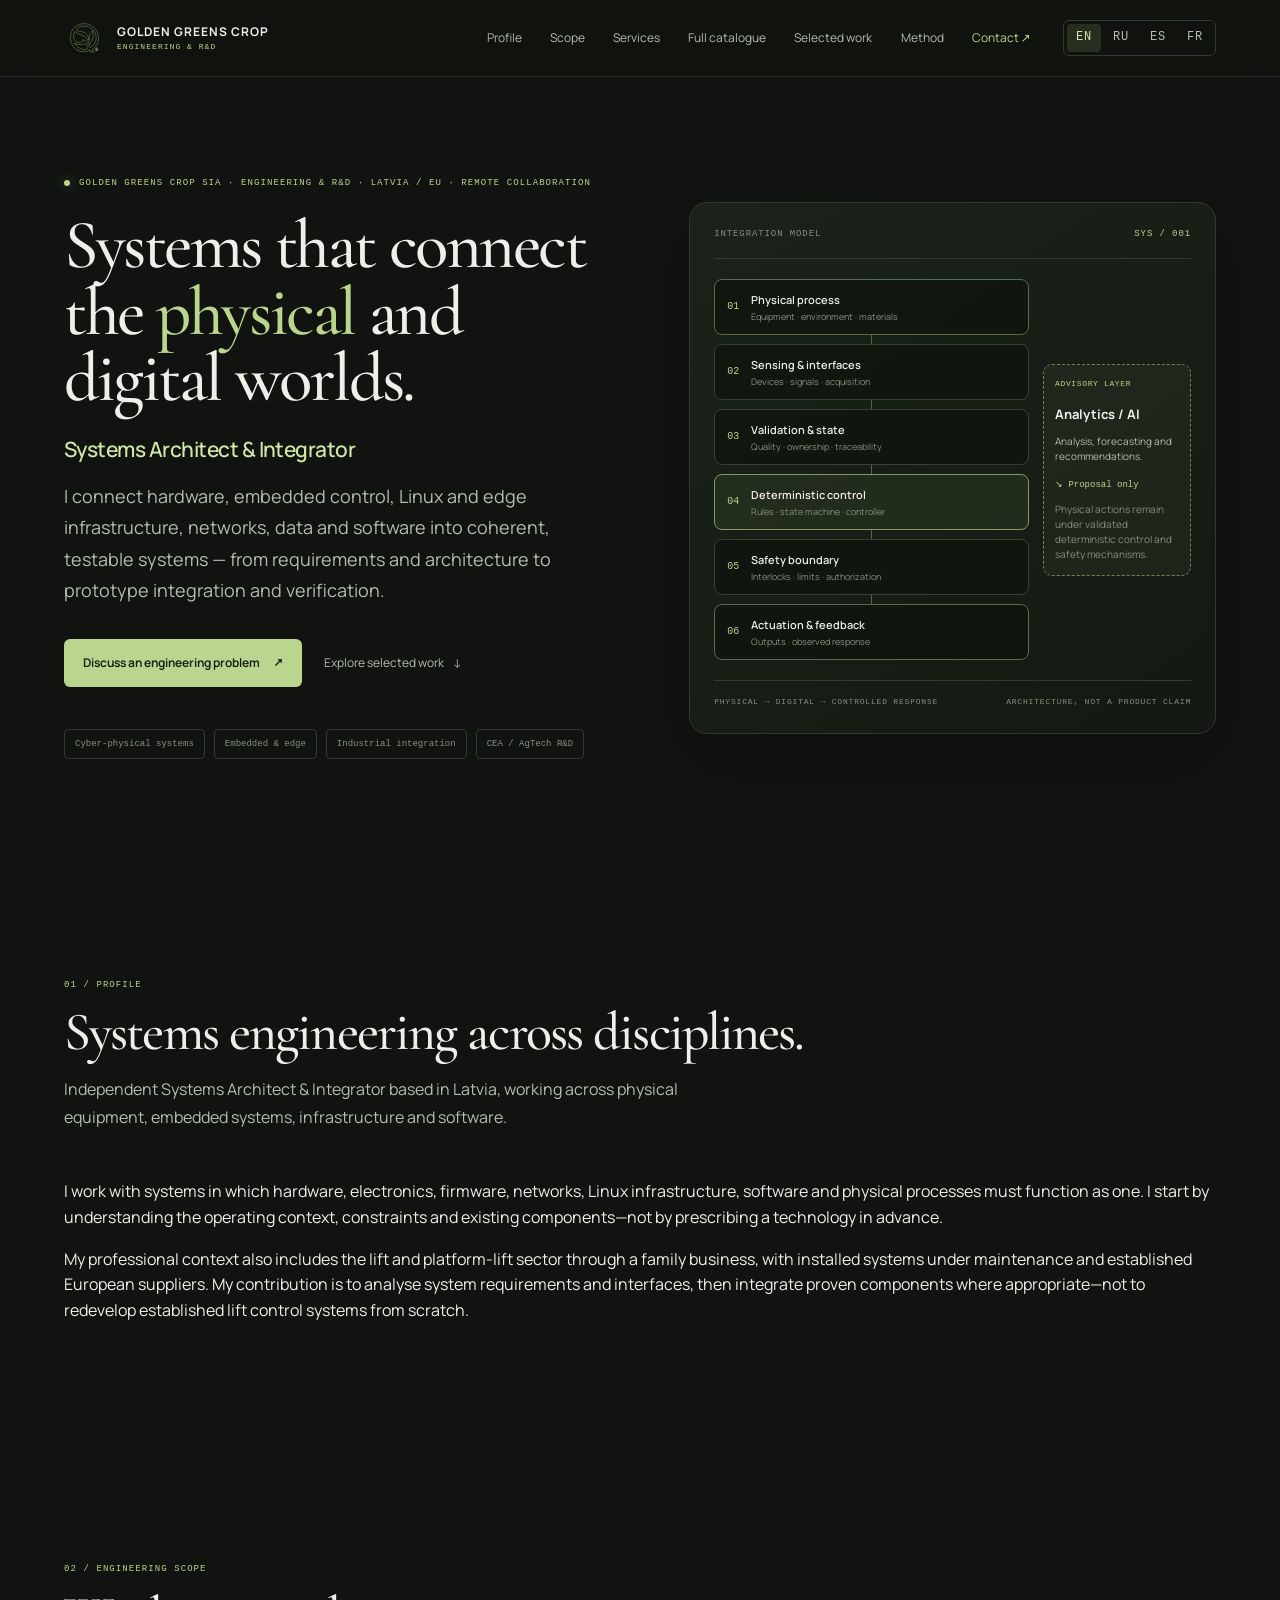
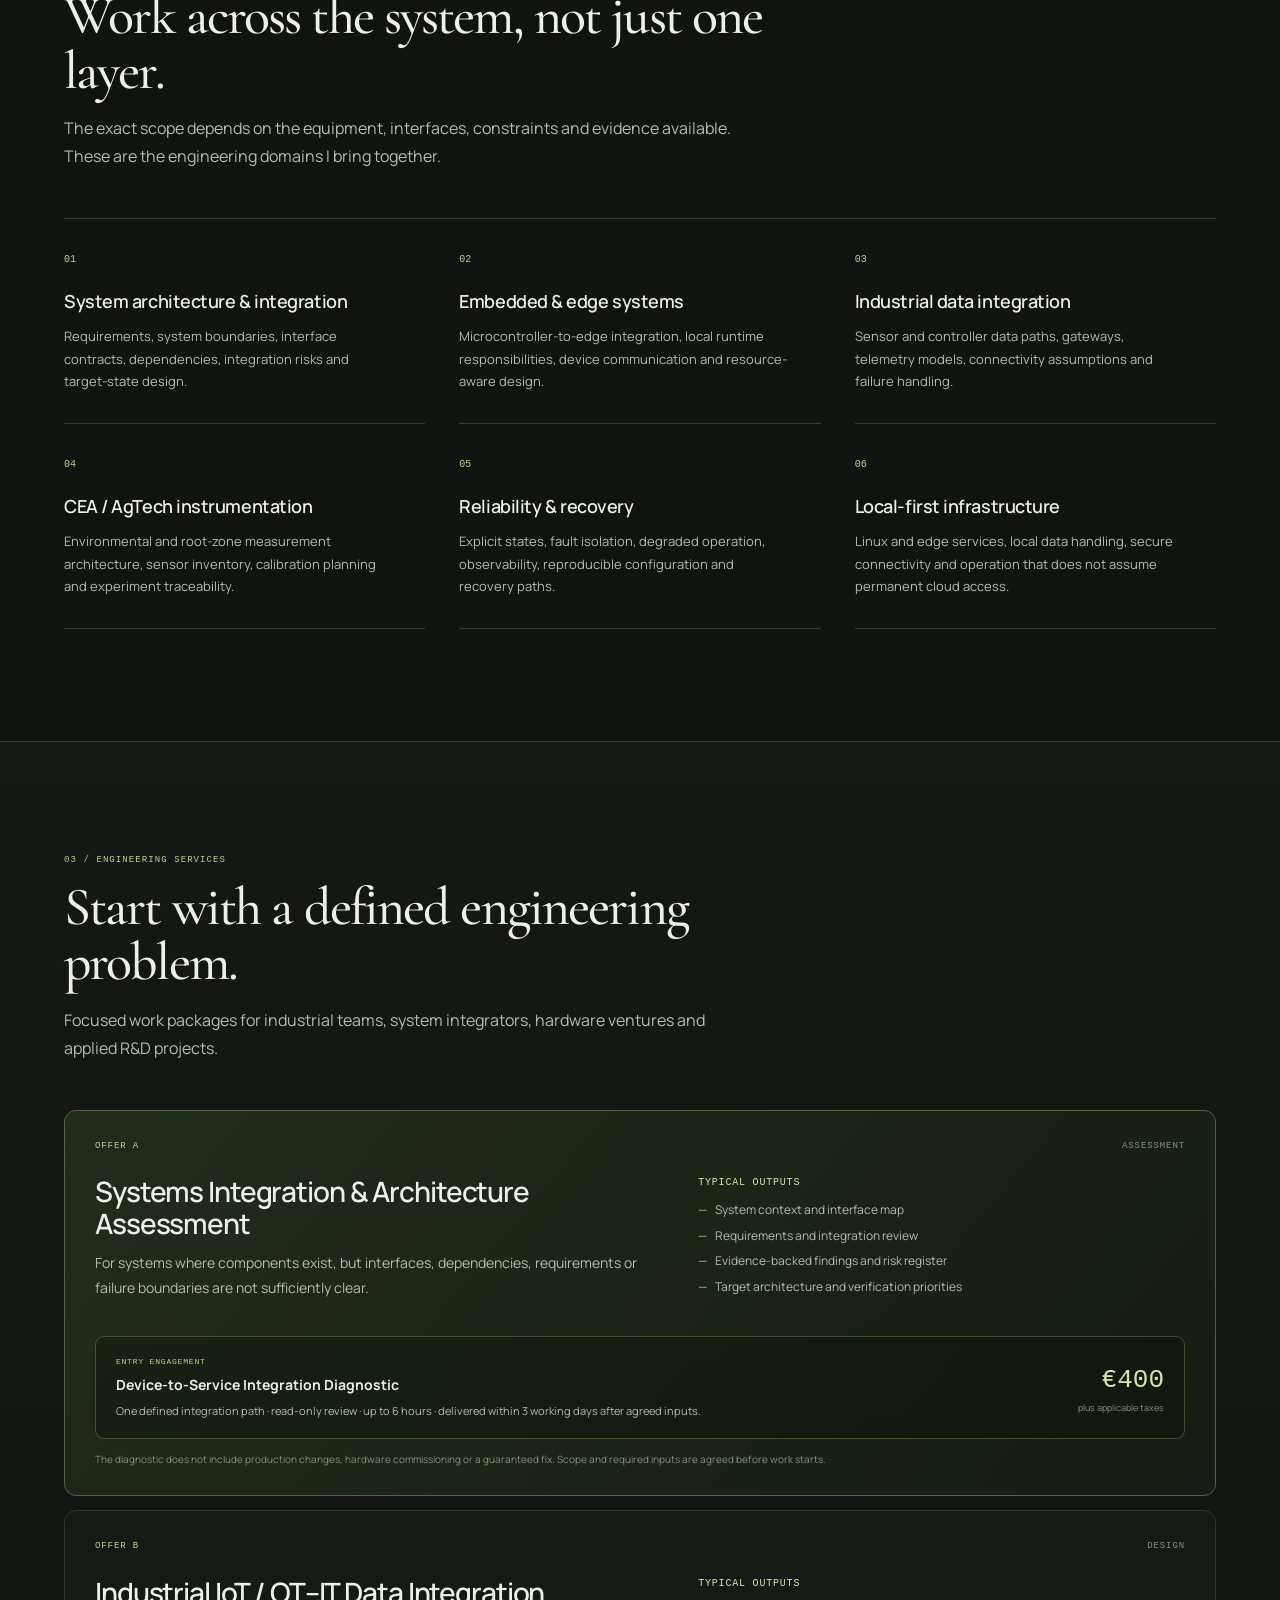
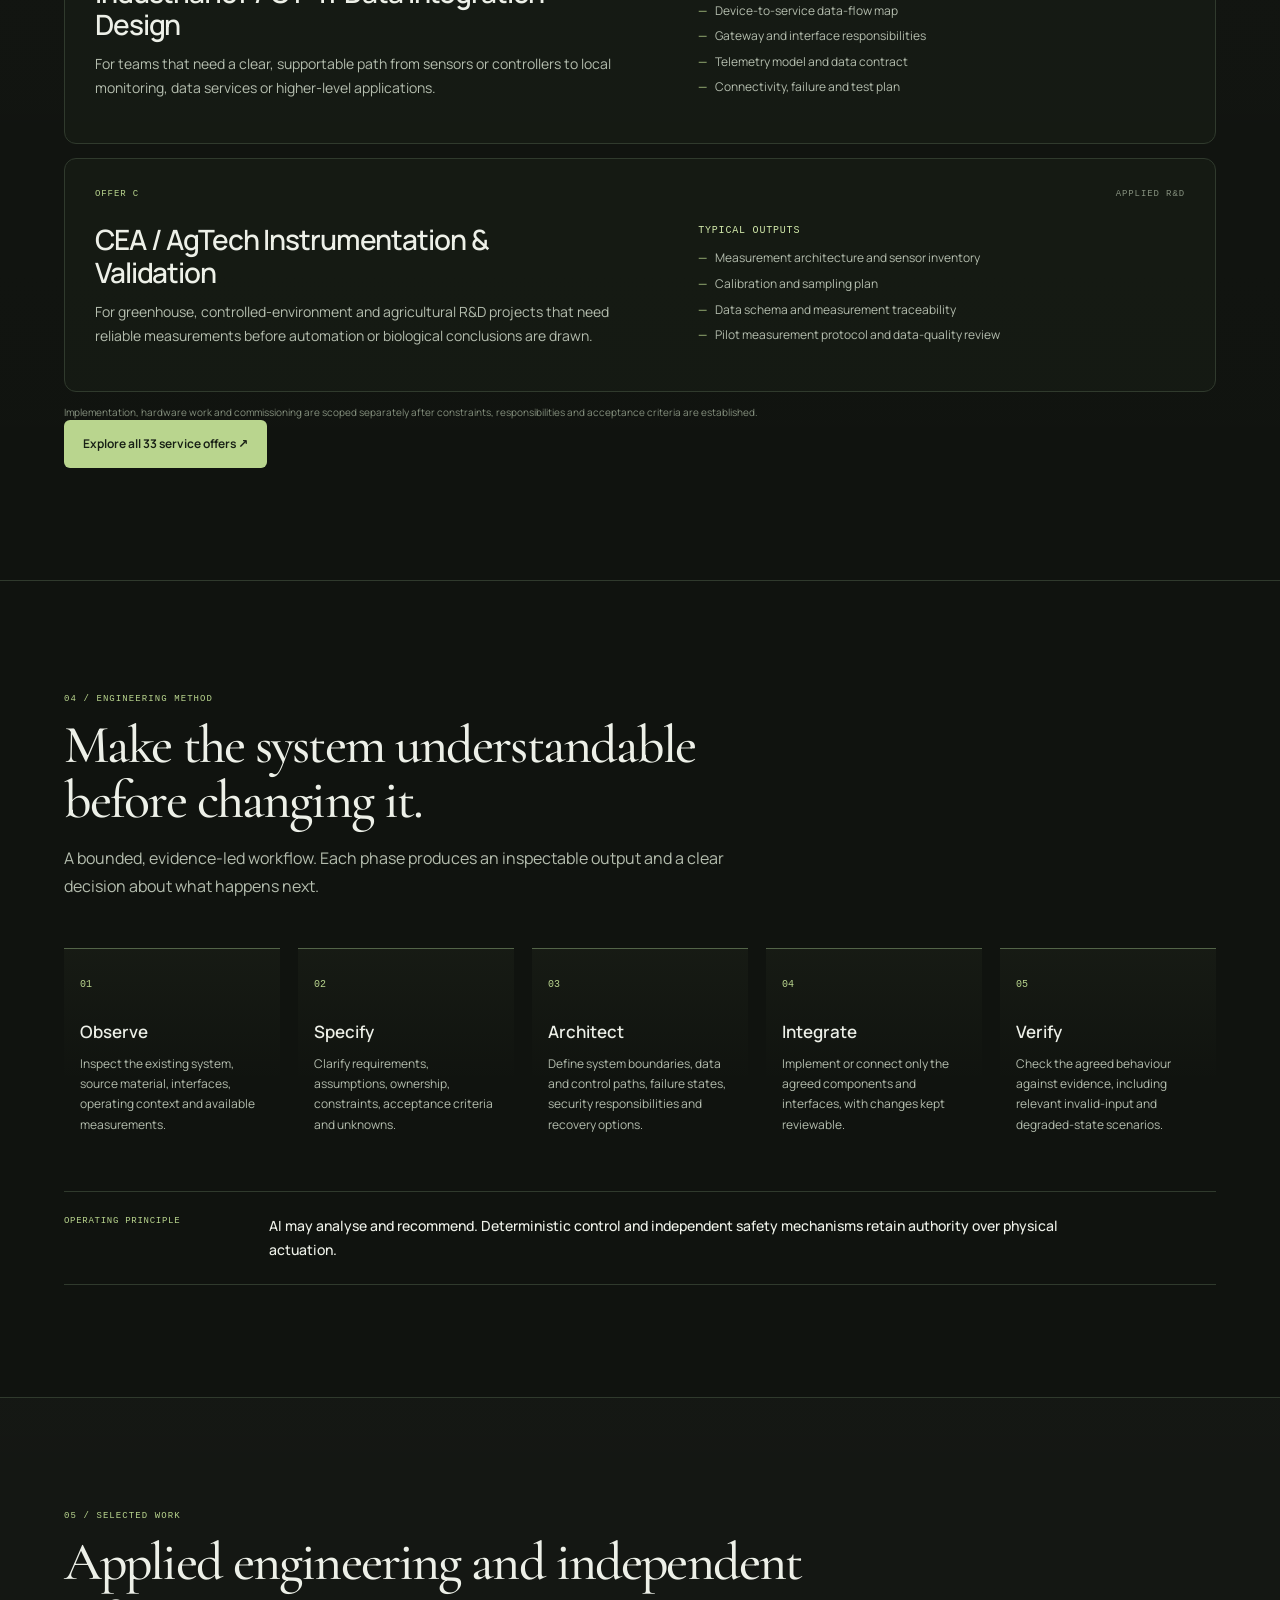
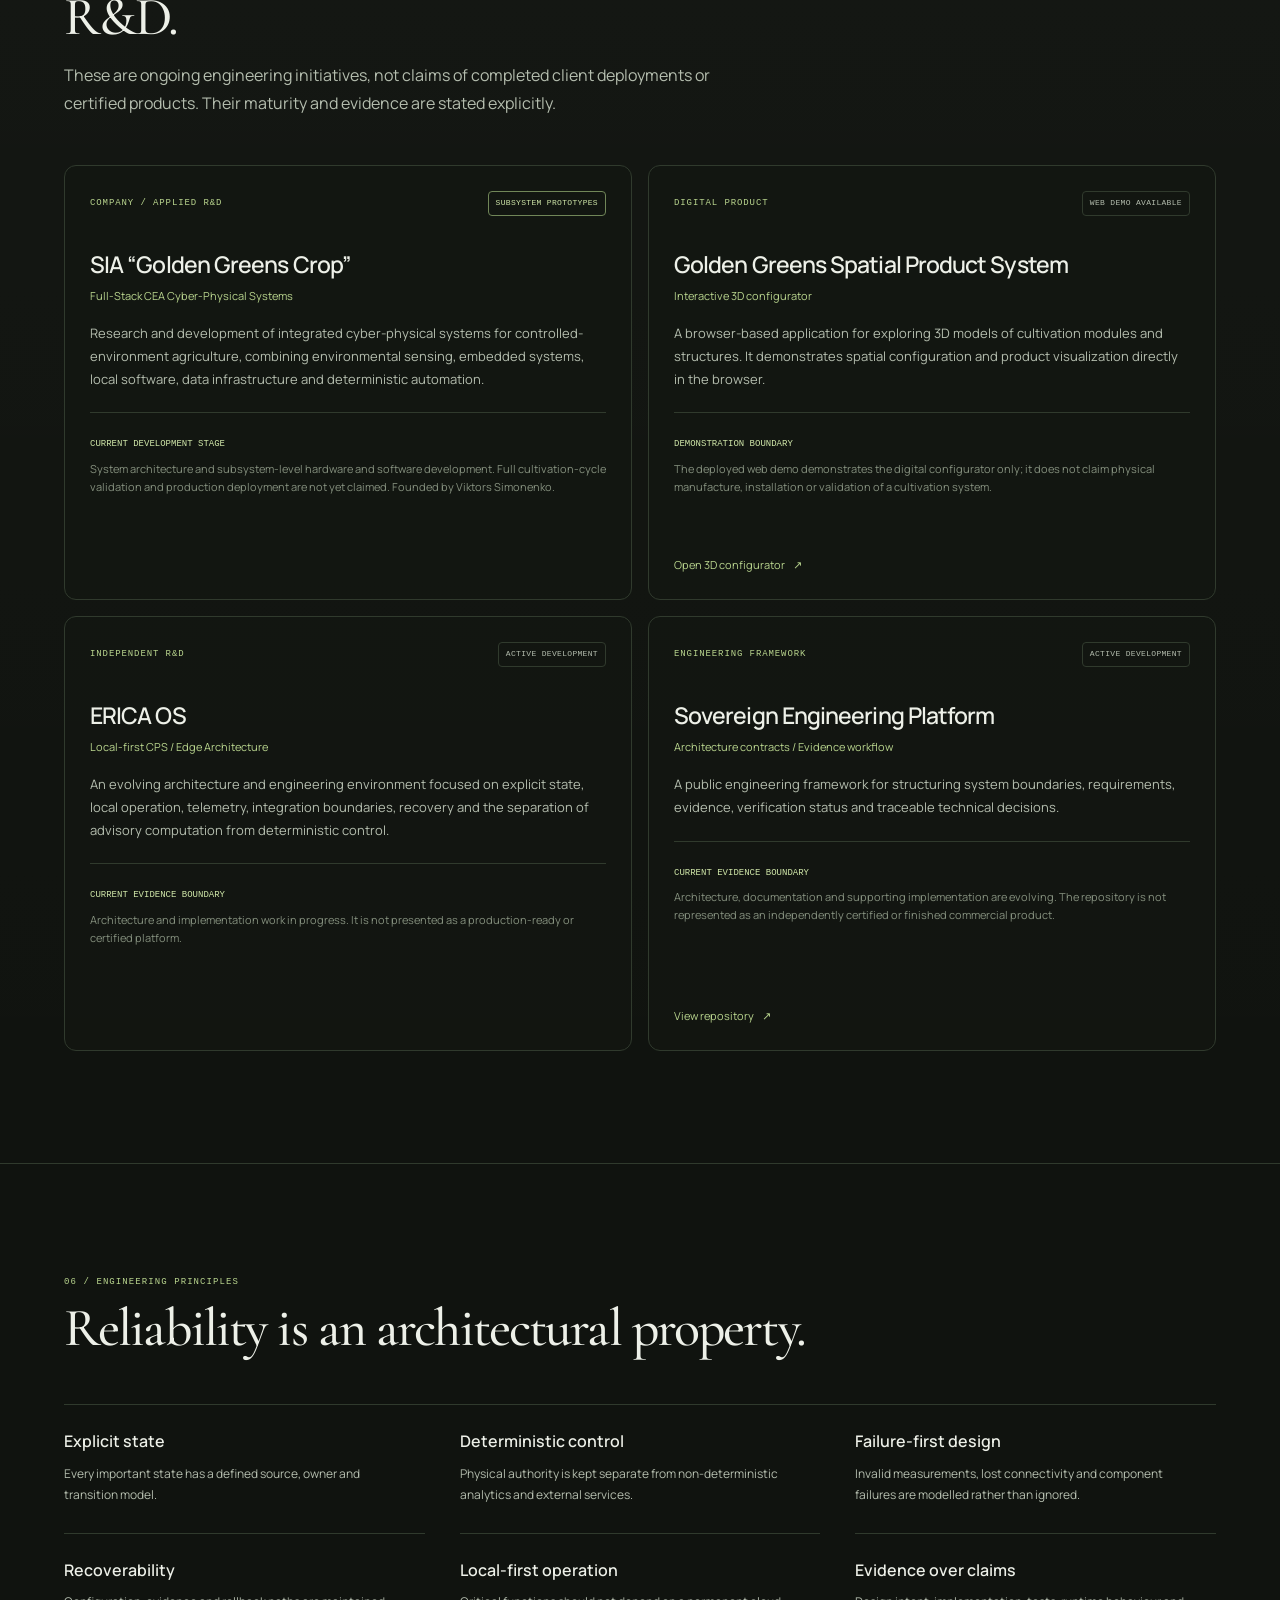
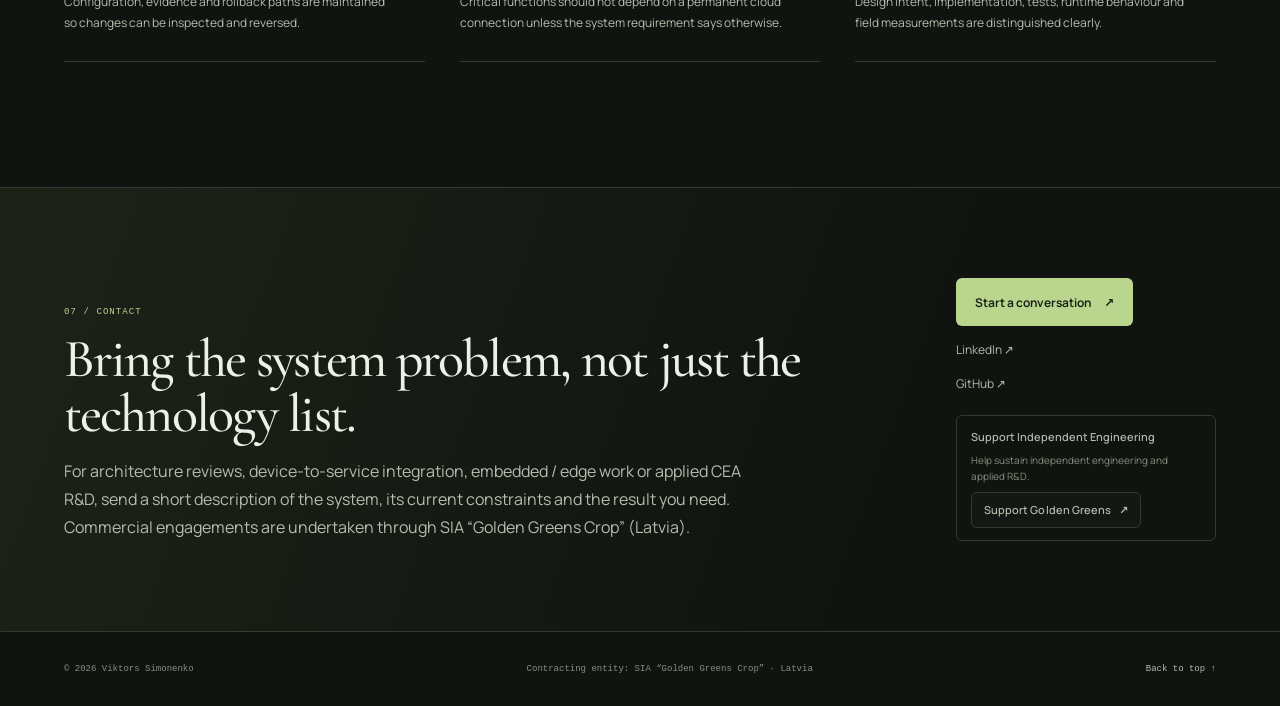
<file: index.html>
<!doctype html>
<html lang="en">
<head>
  <meta charset="utf-8">
  <meta name="viewport" content="width=device-width, initial-scale=1">
  <meta name="theme-color" content="#10130f">
  <link rel="icon" type="image/svg+xml" href="assets/brand/golden-greens-crop-mark.svg" sizes="any">
  <link rel="preconnect" href="https://fonts.googleapis.com">
  <link rel="preconnect" href="https://fonts.gstatic.com" crossorigin>
  <link href="https://fonts.googleapis.com/css2?family=Bad+Script&family=Cormorant+Garamond:ital,wght@0,400;0,500;0,600;1,400;1,500&family=Manrope:wght@400;500;600;700&display=swap" rel="stylesheet">
  <link rel="stylesheet" href="css/tokens.css">
  <link rel="stylesheet" href="css/base.css">
  <link rel="stylesheet" href="css/layout.css">
  <link rel="stylesheet" href="css/components.css">
  <link rel="stylesheet" href="css/responsive.css">
  <script src="js/main.js" defer></script>

<!-- BEGIN MANAGED SEO: generated by landingpage-seo-kit -->
<title>Golden Greens Crop | Systems Architect &amp; Integration Engineer</title>
<meta name="description" content="Independent systems architect and integration engineer in Latvia. Cyber-physical systems, embedded and edge infrastructure, industrial integration, and CEA / AgTech R&amp;D.">
<meta name="robots" content="index,follow,max-image-preview:large">
<link rel="canonical" href="https://vitoog.github.io/Landingpage/">
<meta name="author" content="Viktors Simonenko">
<meta property="og:type" content="website">
<meta property="og:site_name" content="Golden Greens Crop">
<meta property="og:locale" content="en_US">
<meta property="og:title" content="Golden Greens Crop | Systems Architect &amp; Integration Engineer">
<meta property="og:description" content="Independent systems architect and integration engineer in Latvia. Cyber-physical systems, embedded and edge infrastructure, industrial integration, and CEA / AgTech R&amp;D.">
<meta property="og:url" content="https://vitoog.github.io/Landingpage/">
<meta name="twitter:card" content="summary">
<meta property="og:locale:alternate" content="ru_RU">
<meta property="og:locale:alternate" content="es_ES">
<meta property="og:locale:alternate" content="fr_FR">
<link rel="alternate" hreflang="en" href="https://vitoog.github.io/Landingpage/">
<link rel="alternate" hreflang="ru" href="https://vitoog.github.io/Landingpage/ru/">
<link rel="alternate" hreflang="es" href="https://vitoog.github.io/Landingpage/es/">
<link rel="alternate" hreflang="fr" href="https://vitoog.github.io/Landingpage/fr/">
<link rel="alternate" hreflang="x-default" href="https://vitoog.github.io/Landingpage/">
<script type="application/ld+json">
{
  "@context": "https://schema.org",
  "@graph": [
    {
      "@type": "WebSite",
      "@id": "https://vitoog.github.io/Landingpage/#website",
      "url": "https://vitoog.github.io/Landingpage/",
      "name": "Golden Greens Crop",
      "inLanguage": [
        "en",
        "es",
        "fr",
        "ru"
      ],
      "publisher": {
        "@id": "https://vitoog.github.io/Landingpage/#person"
      }
    },
    {
      "@type": "WebPage",
      "@id": "https://vitoog.github.io/Landingpage/#webpage",
      "url": "https://vitoog.github.io/Landingpage/",
      "name": "Golden Greens Crop | Systems Architect & Integration Engineer",
      "description": "Independent systems architect and integration engineer in Latvia. Cyber-physical systems, embedded and edge infrastructure, industrial integration, and CEA / AgTech R&D.",
      "inLanguage": "en",
      "isPartOf": {
        "@id": "https://vitoog.github.io/Landingpage/#website"
      },
      "about": [
        {
          "@id": "https://vitoog.github.io/Landingpage/#person"
        },
        {
          "@id": "https://vitoog.github.io/Landingpage/#organization"
        }
      ],
      "mainEntity": {
        "@id": "https://vitoog.github.io/Landingpage/#person"
      }
    },
    {
      "@type": "Person",
      "@id": "https://vitoog.github.io/Landingpage/#person",
      "name": "Viktors Simonenko",
      "alternate_name": [
        "Виктор Симоненко",
        "VitoOG"
      ],
      "job_title": "Systems Architect & Integration Engineer",
      "description": "Independent systems architect and integration engineer working across cyber-physical systems, embedded and edge computing, OT/IT integration, industrial systems, CEA / AgTech R&D, and reliability engineering.",
      "same_as": [
        "https://github.com/VitoOG",
        "https://www.linkedin.com/in/viktors-simonenko"
      ],
      "knows_about": [
        "Cyber-physical systems engineering",
        "Systems architecture and integration",
        "Embedded systems and firmware",
        "Edge computing and local-first infrastructure",
        "Operational technology and information technology integration",
        "Industrial automation and data integration",
        "Deterministic control architecture",
        "Infrastructure security and DevSecOps",
        "Controlled-environment agriculture",
        "Reliability, fault isolation, and recovery engineering"
      ],
      "url": "https://vitoog.github.io/Landingpage/",
      "affiliation": {
        "@id": "https://vitoog.github.io/Landingpage/#organization"
      }
    },
    {
      "@type": "Organization",
      "@id": "https://vitoog.github.io/Landingpage/#organization",
      "name": "Golden Greens Crop",
      "legal_name": "SIA \"Golden Greens Crop\"",
      "founding_date": "2026-07-31",
      "registration_number": "40203766342",
      "description": "A Latvia-registered R&D company established to develop and validate cyber-physical systems.",
      "same_as": [
        "https://www.firmas.lv/lv/uznemumi/golden-greens-crop/40203766342",
        "https://company.lursoft.lv/lv/golden-greens-crop"
      ],
      "identifier": {
        "@type": "PropertyValue",
        "propertyID": "Latvian Enterprise Registration Number",
        "value": "40203766342"
      },
      "founder": {
        "@id": "https://vitoog.github.io/Landingpage/#person"
      }
    }
  ]
}
</script>
<!-- END MANAGED SEO -->
</head>
<body>
  <a class="skip-link" href="#main">Skip to content</a>

  <header class="site-header">
    <div class="header-inner">
      <a class="wordmark" href="#top"
   aria-label="Golden Greens Crop — home">
  <img class="wordmark-mark"
       src="assets/brand/golden-greens-crop-mark.svg"
       alt="" width="42" height="42">
  <span class="wordmark-lockup">
    <span class="wordmark-name">GOLDEN GREENS CROP</span>
    <span class="wordmark-subtitle">ENGINEERING &amp; R&amp;D</span>
  </span>
</a>

      <button class="nav-toggle" type="button" aria-expanded="false" aria-controls="primary-navigation">
        <span class="nav-toggle-lines" aria-hidden="true"></span>
        <span class="visually-hidden">Toggle navigation</span>
      </button>

      <nav class="primary-navigation" id="primary-navigation" aria-label="Primary navigation">
<a href="#profile">Profile</a>
<a href="#scope">Scope</a>
<a href="#services">Services</a>
<a href="services/">Full catalogue</a>
<a href="#work">Selected work</a>
<a href="#method">Method</a>
<a class="nav-contact" href="#contact">Contact <span aria-hidden="true">↗</span></a>
<div class="language-switch" aria-label="Language selection">
          <a class="language-option is-active" href="./" lang="en" aria-current="page">EN</a>
          <a class="language-option" href="ru/" lang="ru" hreflang="ru">RU</a>
          <a class="language-option" href="es/" lang="es" hreflang="es">ES</a>
          <a class="language-option" href="fr/" lang="fr" hreflang="fr">FR</a>
        </div>
</nav>
    </div>
  </header>

  <main id="main">
    <section class="hero section-shell" id="top" aria-labelledby="hero-title">
      <div class="hero-copy">
        <p class="eyebrow"><span class="eyebrow-mark" aria-hidden="true"></span> Golden Greens Crop SIA · Engineering & R&D · Latvia / EU · Remote collaboration</p>
        <h1 id="hero-title">Systems that connect the <span class="text-accent">physical</span> and digital worlds.</h1>
        <p class="hero-role">Systems Architect &amp; Integrator</p>
        <p class="hero-lead">I connect hardware, embedded control, Linux and edge infrastructure, networks, data and software into coherent, testable systems — from requirements and architecture to prototype integration and verification.</p>
        <div class="hero-actions">
          <a class="button button-primary" href="#contact">Discuss an engineering problem <span aria-hidden="true">↗</span></a>
          <a class="text-link" href="#work">Explore selected work <span aria-hidden="true">↓</span></a>
        </div>
        <div class="hero-tags" aria-label="Engineering focus areas">
          <span>Cyber-physical systems</span>
          <span>Embedded &amp; edge</span>
          <span>Industrial integration</span>
          <span>CEA / AgTech R&amp;D</span>
        </div>
      </div>

      <div class="hero-visual" aria-label="Conceptual cyber-physical system architecture">
        <div class="visual-topline">
          <span>INTEGRATION MODEL</span>
          <span class="visual-index">SYS / 001</span>
        </div>
        <div class="system-diagram">
          <div class="system-column">
            <div class="system-node node-physical"><span class="node-index">01</span><span><strong>Physical process</strong><small>Equipment · environment · materials</small></span></div>
            <div class="diagram-link" aria-hidden="true"></div>
            <div class="system-node"><span class="node-index">02</span><span><strong>Sensing &amp; interfaces</strong><small>Devices · signals · acquisition</small></span></div>
            <div class="diagram-link" aria-hidden="true"></div>
            <div class="system-node"><span class="node-index">03</span><span><strong>Validation &amp; state</strong><small>Quality · ownership · traceability</small></span></div>
            <div class="diagram-link" aria-hidden="true"></div>
            <div class="system-node node-control"><span class="node-index">04</span><span><strong>Deterministic control</strong><small>Rules · state machine · controller</small></span></div>
            <div class="diagram-link" aria-hidden="true"></div>
            <div class="system-node"><span class="node-index">05</span><span><strong>Safety boundary</strong><small>Interlocks · limits · authorization</small></span></div>
            <div class="diagram-link" aria-hidden="true"></div>
            <div class="system-node node-physical"><span class="node-index">06</span><span><strong>Actuation &amp; feedback</strong><small>Outputs · observed response</small></span></div>
          </div>
          <aside class="advisory-node">
            <span class="advisory-label">ADVISORY LAYER</span>
            <strong>Analytics / AI</strong>
            <p>Analysis, forecasting and recommendations.</p>
            <div class="advisory-rule"><span aria-hidden="true">↘</span> Proposal only</div>
            <small>Physical actions remain under validated deterministic control and safety mechanisms.</small>
          </aside>
        </div>
        <div class="visual-caption"><span>PHYSICAL → DIGITAL → CONTROLLED RESPONSE</span><span>ARCHITECTURE, NOT A PRODUCT CLAIM</span></div>
      </div>
    </section>
<section class="content-section section-shell" id="profile" aria-labelledby="profile-title"><div class="section-heading"><p class="eyebrow">01 / PROFILE</p><h2 id="profile-title">Systems engineering across disciplines.</h2><p class="section-summary">Independent Systems Architect & Integrator based in Latvia, working across physical equipment, embedded systems, infrastructure and software.</p></div><p>I work with systems in which hardware, electronics, firmware, networks, Linux infrastructure, software and physical processes must function as one. I start by understanding the operating context, constraints and existing components—not by prescribing a technology in advance.</p><p>My professional context also includes the lift and platform-lift sector through a family business, with installed systems under maintenance and established European suppliers. My contribution is to analyse system requirements and interfaces, then integrate proven components where appropriate—not to redevelop established lift control systems from scratch.</p></section>
<section class="content-section section-shell" id="scope" aria-labelledby="scope-title"><div class="section-heading"><p class="eyebrow">02 / ENGINEERING SCOPE</p><h2 id="scope-title">Work across the system, not just one layer.</h2><p class="section-summary">The exact scope depends on the equipment, interfaces, constraints and evidence available. These are the engineering domains I bring together.</p></div><div class="scope-grid"><article class="scope-item"><span class="item-number">01</span><h3>System architecture & integration</h3><p>Requirements, system boundaries, interface contracts, dependencies, integration risks and target-state design.</p></article><article class="scope-item"><span class="item-number">02</span><h3>Embedded & edge systems</h3><p>Microcontroller-to-edge integration, local runtime responsibilities, device communication and resource-aware design.</p></article><article class="scope-item"><span class="item-number">03</span><h3>Industrial data integration</h3><p>Sensor and controller data paths, gateways, telemetry models, connectivity assumptions and failure handling.</p></article><article class="scope-item"><span class="item-number">04</span><h3>CEA / AgTech instrumentation</h3><p>Environmental and root-zone measurement architecture, sensor inventory, calibration planning and experiment traceability.</p></article><article class="scope-item"><span class="item-number">05</span><h3>Reliability & recovery</h3><p>Explicit states, fault isolation, degraded operation, observability, reproducible configuration and recovery paths.</p></article><article class="scope-item"><span class="item-number">06</span><h3>Local-first infrastructure</h3><p>Linux and edge services, local data handling, secure connectivity and operation that does not assume permanent cloud access.</p></article></div></section>
<section class="services-section" id="services" aria-labelledby="services-title"><div class="section-shell content-section"><div class="section-heading"><p class="eyebrow">03 / ENGINEERING SERVICES</p><h2 id="services-title">Start with a defined engineering problem.</h2><p class="section-summary">Focused work packages for industrial teams, system integrators, hardware ventures and applied R&D projects.</p></div><div class="service-list"><article class="service-card service-featured"><div class="service-meta"><span>OFFER A</span><span class="service-type">ASSESSMENT</span></div><div class="service-content"><div><h3>Systems Integration & Architecture Assessment</h3><p>For systems where components exist, but interfaces, dependencies, requirements or failure boundaries are not sufficiently clear.</p></div><div class="deliverables"><h4>Typical outputs</h4><ul><li>System context and interface map</li><li>Requirements and integration review</li><li>Evidence-backed findings and risk register</li><li>Target architecture and verification priorities</li></ul></div></div><div class="diagnostic-strip"><div><span class="diagnostic-label">ENTRY ENGAGEMENT</span><strong>Device-to-Service Integration Diagnostic</strong><p>One defined integration path · read-only review · up to 6 hours · delivered within 3 working days after agreed inputs.</p></div><div class="diagnostic-price"><strong>€400</strong><span>plus applicable taxes</span></div></div><p class="scope-note">The diagnostic does not include production changes, hardware commissioning or a guaranteed fix. Scope and required inputs are agreed before work starts.</p></article><article class="service-card"><div class="service-meta"><span>OFFER B</span><span class="service-type">DESIGN</span></div><div class="service-content"><div><h3>Industrial IoT / OT–IT Data Integration Design</h3><p>For teams that need a clear, supportable path from sensors or controllers to local monitoring, data services or higher-level applications.</p></div><div class="deliverables"><h4>Typical outputs</h4><ul><li>Device-to-service data-flow map</li><li>Gateway and interface responsibilities</li><li>Telemetry model and data contract</li><li>Connectivity, failure and test plan</li></ul></div></div></article><article class="service-card"><div class="service-meta"><span>OFFER C</span><span class="service-type">APPLIED R&D</span></div><div class="service-content"><div><h3>CEA / AgTech Instrumentation & Validation</h3><p>For greenhouse, controlled-environment and agricultural R&D projects that need reliable measurements before automation or biological conclusions are drawn.</p></div><div class="deliverables"><h4>Typical outputs</h4><ul><li>Measurement architecture and sensor inventory</li><li>Calibration and sampling plan</li><li>Data schema and measurement traceability</li><li>Pilot measurement protocol and data-quality review</li></ul></div></div></article></div><p class="services-footnote">Implementation, hardware work and commissioning are scoped separately after constraints, responsibilities and acceptance criteria are established.</p><div class="catalog-home-cta"><a class="button button-primary" href="services/">Explore all 33 service offers ↗</a></div></div></section>
<section class="content-section section-shell" id="method" aria-labelledby="method-title"><div class="section-heading"><p class="eyebrow">04 / ENGINEERING METHOD</p><h2 id="method-title">Make the system understandable before changing it.</h2><p class="section-summary">A bounded, evidence-led workflow. Each phase produces an inspectable output and a clear decision about what happens next.</p></div><ol class="method-steps"><li><span class="step-number">01</span><div><h3>Observe</h3><p>Inspect the existing system, source material, interfaces, operating context and available measurements.</p></div></li><li><span class="step-number">02</span><div><h3>Specify</h3><p>Clarify requirements, assumptions, ownership, constraints, acceptance criteria and unknowns.</p></div></li><li><span class="step-number">03</span><div><h3>Architect</h3><p>Define system boundaries, data and control paths, failure states, security responsibilities and recovery options.</p></div></li><li><span class="step-number">04</span><div><h3>Integrate</h3><p>Implement or connect only the agreed components and interfaces, with changes kept reviewable.</p></div></li><li><span class="step-number">05</span><div><h3>Verify</h3><p>Check the agreed behaviour against evidence, including relevant invalid-input and degraded-state scenarios.</p></div></li></ol><div class="principle-line"><span>OPERATING PRINCIPLE</span><strong>AI may analyse and recommend. Deterministic control and independent safety mechanisms retain authority over physical actuation.</strong></div></section>
<section class="work-section" id="work" aria-labelledby="work-title"><div class="section-shell content-section"><div class="section-heading"><p class="eyebrow">05 / SELECTED WORK</p><h2 id="work-title">Applied engineering and independent R&D.</h2><p class="section-summary">These are ongoing engineering initiatives, not claims of completed client deployments or certified products. Their maturity and evidence are stated explicitly.</p></div><div class="work-grid"><article class="work-card"><div class="work-card-top"><span>COMPANY / APPLIED R&D</span><span class="maturity maturity-prototype">SUBSYSTEM PROTOTYPES</span></div><h3>SIA “Golden Greens Crop”</h3><p class="work-subtitle">Full-Stack CEA Cyber-Physical Systems</p><p>Research and development of integrated cyber-physical systems for controlled-environment agriculture, combining environmental sensing, embedded systems, local software, data infrastructure and deterministic automation.</p><div class="work-evidence"><strong>Current development stage</strong><p>System architecture and subsystem-level hardware and software development. Full cultivation-cycle validation and production deployment are not yet claimed. Founded by Viktors Simonenko.</p></div></article><article class="work-card"><div class="work-card-top"><span>DIGITAL PRODUCT</span><span class="maturity">WEB DEMO AVAILABLE</span></div><h3>Golden Greens Spatial Product System</h3><p class="work-subtitle">Interactive 3D configurator</p><p>A browser-based application for exploring 3D models of cultivation modules and structures. It demonstrates spatial configuration and product visualization directly in the browser.</p><div class="work-evidence"><strong>Demonstration boundary</strong><p>The deployed web demo demonstrates the digital configurator only; it does not claim physical manufacture, installation or validation of a cultivation system.</p></div><a class="work-link" href="https://vitoog.github.io/golden-greens-spatial-system/" target="_blank" rel="noopener noreferrer">Open 3D configurator <span aria-hidden="true">↗</span></a></article><article class="work-card"><div class="work-card-top"><span>INDEPENDENT R&D</span><span class="maturity">ACTIVE DEVELOPMENT</span></div><h3>ERICA OS</h3><p class="work-subtitle">Local-first CPS / Edge Architecture</p><p>An evolving architecture and engineering environment focused on explicit state, local operation, telemetry, integration boundaries, recovery and the separation of advisory computation from deterministic control.</p><div class="work-evidence"><strong>Current evidence boundary</strong><p>Architecture and implementation work in progress. It is not presented as a production-ready or certified platform.</p></div></article><article class="work-card"><div class="work-card-top"><span>ENGINEERING FRAMEWORK</span><span class="maturity">ACTIVE DEVELOPMENT</span></div><h3>Sovereign Engineering Platform</h3><p class="work-subtitle">Architecture contracts / Evidence workflow</p><p>A public engineering framework for structuring system boundaries, requirements, evidence, verification status and traceable technical decisions.</p><div class="work-evidence"><strong>Current evidence boundary</strong><p>Architecture, documentation and supporting implementation are evolving. The repository is not represented as an independently certified or finished commercial product.</p></div><a class="work-link" href="https://github.com/VitoOG/sovereign-engineering-platform" target="_blank" rel="noopener noreferrer">View repository <span aria-hidden="true">↗</span></a></article></div></div></section>
<section class="content-section section-shell principles-section" id="principles" aria-labelledby="principles-title"><div class="section-heading"><p class="eyebrow">06 / ENGINEERING PRINCIPLES</p><h2 id="principles-title">Reliability is an architectural property.</h2></div><div class="principles-grid"><div><h3>Explicit state</h3><p>Every important state has a defined source, owner and transition model.</p></div><div><h3>Deterministic control</h3><p>Physical authority is kept separate from non-deterministic analytics and external services.</p></div><div><h3>Failure-first design</h3><p>Invalid measurements, lost connectivity and component failures are modelled rather than ignored.</p></div><div><h3>Recoverability</h3><p>Configuration, evidence and rollback paths are maintained so changes can be inspected and reversed.</p></div><div><h3>Local-first operation</h3><p>Critical functions should not depend on a permanent cloud connection unless the system requirement says otherwise.</p></div><div><h3>Evidence over claims</h3><p>Design intent, implementation, tests, runtime behaviour and field measurements are distinguished clearly.</p></div></div></section>
<section class="contact-section" id="contact" aria-labelledby="contact-title"><div class="section-shell contact-inner"><div><p class="eyebrow">07 / CONTACT</p><h2 id="contact-title">Bring the system problem, not just the technology list.</h2><p>For architecture reviews, device-to-service integration, embedded / edge work or applied CEA R&D, send a short description of the system, its current constraints and the result you need. Commercial engagements are undertaken through SIA “Golden Greens Crop” (Latvia).</p></div><div class="contact-actions"><a class="button button-primary" href="mailto:viksim1221@gmail.com?subject=Engineering%20project%20inquiry">Start a conversation <span aria-hidden="true">↗</span></a><a href="https://www.linkedin.com/in/viktors-simonenko" target="_blank" rel="noopener noreferrer">LinkedIn <span aria-hidden="true">↗</span></a><a href="https://github.com/VitoOG" target="_blank" rel="noopener noreferrer">GitHub <span aria-hidden="true">↗</span></a><div class="support-card"><h3>Support Independent Engineering</h3><p>Help sustain independent engineering and applied R&D.</p><a class="button button-support" href="https://buymeacoffee.com/goldengreens" target="_blank" rel="noopener noreferrer">Support Golden Greens <span aria-hidden="true">↗</span></a></div></div></div></section>
</main>

 <footer class="site-footer">
  <div class="section-shell footer-inner">
    <span>
      © <span id="current-year">2026</span> Viktors Simonenko
    </span>

    <span>
      Contracting entity: SIA “Golden Greens Crop” · Latvia
    </span>

    <a href="#top">Back to top ↑</a>
  </div>
</footer>
</body>
</html>
</file>
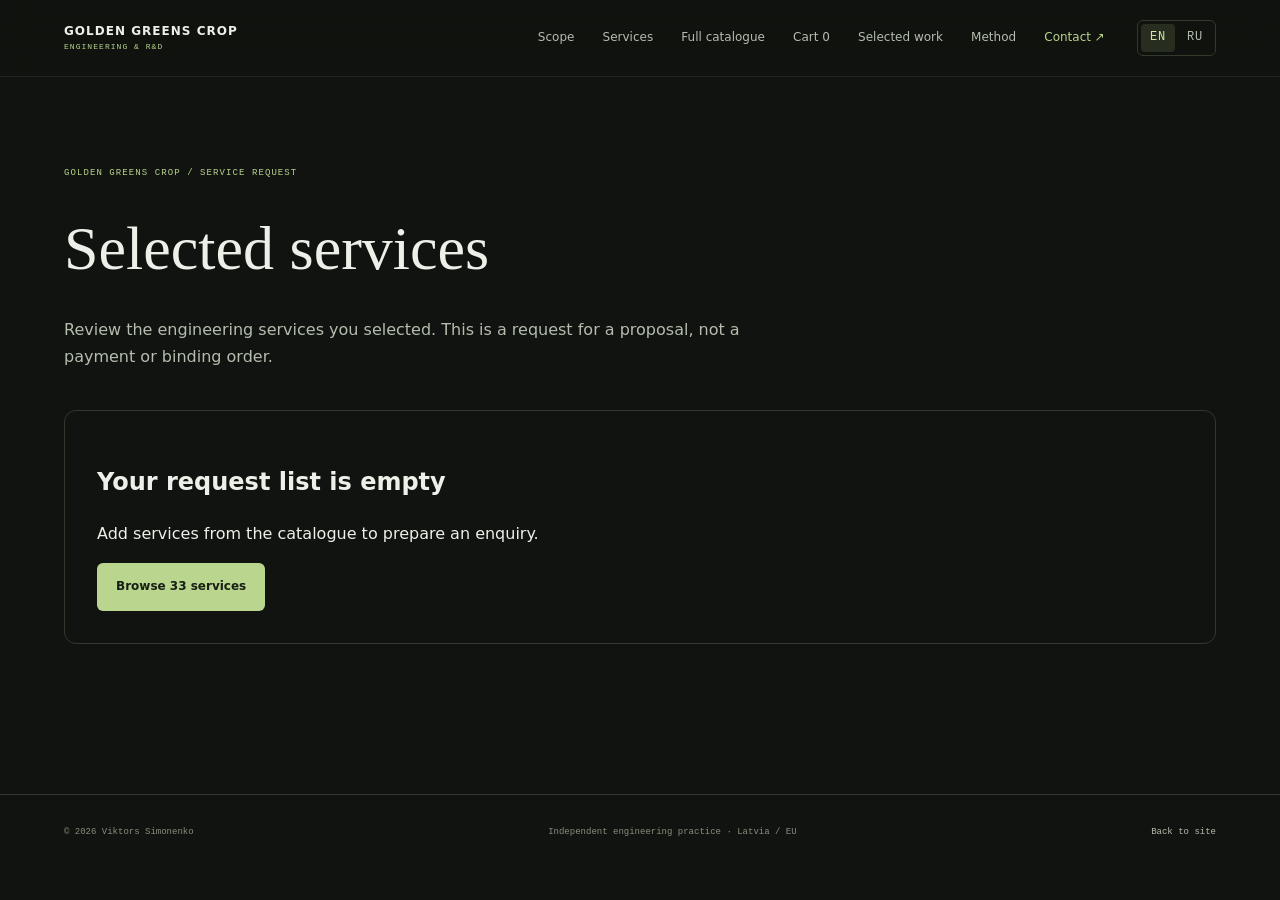
<file: cart/index.html>
<!doctype html>
<html lang="en">
<head>
<meta charset="utf-8"><meta name="viewport" content="width=device-width,initial-scale=1"><meta name="theme-color" content="#10130f">
<title>Service request | Golden Greens Crop</title>
<link rel="stylesheet" href="../css/tokens.css"><link rel="stylesheet" href="../css/base.css"><link rel="stylesheet" href="../css/layout.css"><link rel="stylesheet" href="../css/components.css"><link rel="stylesheet" href="../css/responsive.css"><link rel="stylesheet" href="../css/order.css">
<script src="../js/main.js" defer></script><script src="../js/order-core.js" defer></script><script src="../js/order-cart.js" defer></script><script src="../js/order-form.js" defer></script>
</head>
<body>
<header class="site-header"><div class="header-inner"><a class="wordmark" href="../"><span class="wordmark-lockup"><span class="wordmark-name">GOLDEN GREENS CROP</span><span class="wordmark-subtitle">ENGINEERING &amp; R&amp;D</span></span></a>
<button class="nav-toggle" type="button" aria-expanded="false" aria-controls="primary-navigation"><span class="nav-toggle-lines" aria-hidden="true"></span><span class="visually-hidden">Open menu</span></button>
<nav class="primary-navigation" id="primary-navigation" aria-label="Primary navigation"><a href="../#scope">Scope</a><a href="../#services">Services</a><a href="../services/">Full catalogue</a><a class="nav-cart" href="./" aria-current="page">Cart <span class="cart-count" data-cart-count>0</span></a><a href="../#work">Selected work</a><a href="../#method">Method</a><a class="nav-contact" href="../#contact">Contact ↗</a><div class="language-switch" aria-label="Language"><a class="language-option is-active" href="./" lang="en" aria-current="page">EN</a><a class="language-option" href="../ru/cart/" lang="ru" hreflang="ru">RU</a></div></nav></div></header>
<main id="main" class="section-shell order-page"><p class="eyebrow">GOLDEN GREENS CROP / SERVICE REQUEST</p><h1>Selected services</h1><p class="order-intro">Review the engineering services you selected. This is a request for a proposal, not a payment or binding order.</p>
<div data-cart-empty hidden class="cart-empty"><h2>Your request list is empty</h2><p>Add services from the catalogue to prepare an enquiry.</p><a class="button button-primary" href="../services/">Browse 33 services</a></div>
<section data-order-form hidden><div data-cart-items data-catalog-url="../data/catalog.en.json" class="request-items"></div><p class="catalog-note">Prices are indicative ranges. Offers use different billing models (fixed fee, milestones and monthly retainers), so no combined payable total is calculated. Final scope and price are agreed separately.</p>
<form id="service-order-form" class="order-form" novalidate>
<h2>Contact details</h2><label>Name (optional)<input name="name" autocomplete="name"></label><label>Email (required)<input name="email" type="email" autocomplete="email" required></label><label>Company / project<input name="company" autocomplete="organization"></label><label>Message / requirements<textarea name="message" rows="5" required></textarea></label>
<input type="hidden" name="access_key" value="d39653f1-c848-4022-81f2-1d0e2c4d57fd"><input type="hidden" name="subject" value="Golden Greens Crop — Service Request"><input type="hidden" name="from_name" value="Golden Greens Crop Website"><input type="hidden" name="selected_services">
<input type="checkbox" name="botcheck" class="hidden" tabindex="-1" autocomplete="off" aria-hidden="true">
<button class="button button-primary" type="submit" data-submit>Send service request</button><p class="form-status" data-form-status role="status" aria-live="polite"></p>
</form></section></main>
<footer class="site-footer"><div class="section-shell footer-inner"><span>© 2026 Viktors Simonenko</span><span>Independent engineering practice · Latvia / EU</span><a href="../">Back to site</a></div></footer>
</body></html>
</file>
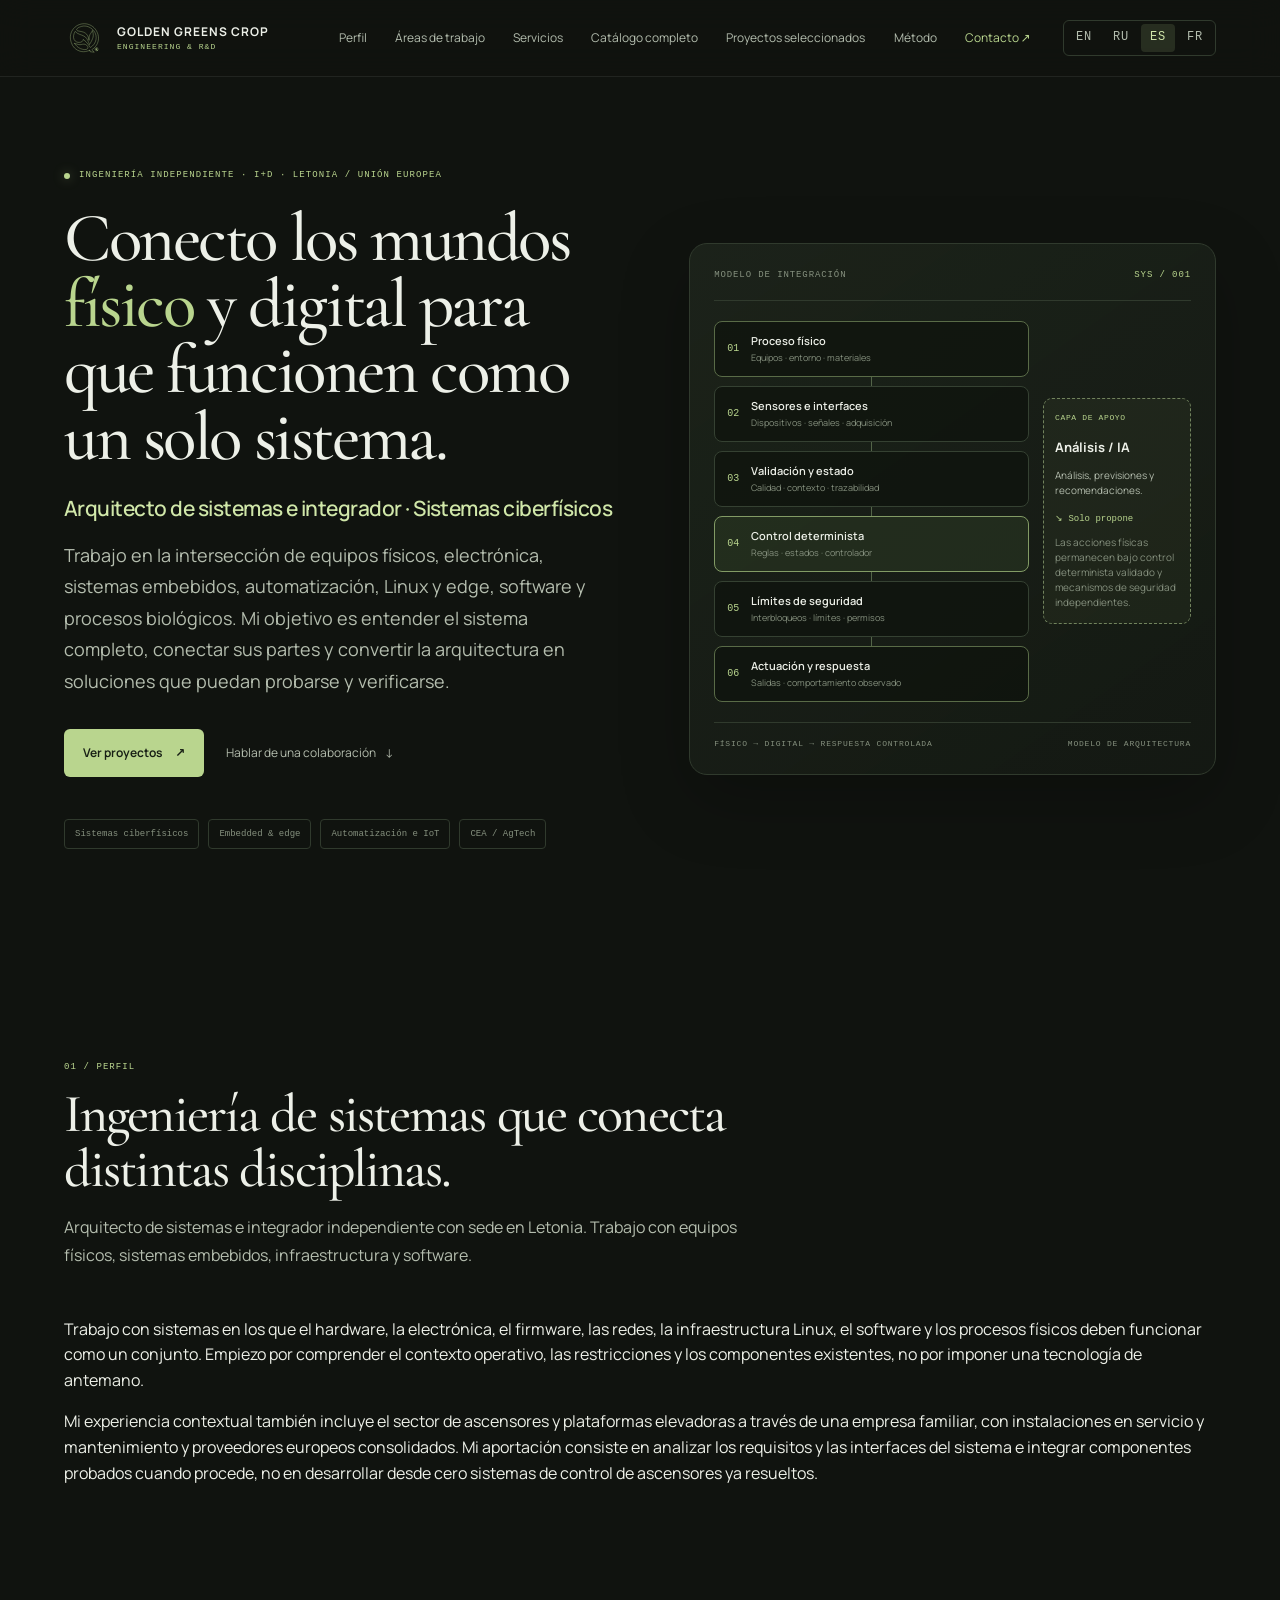
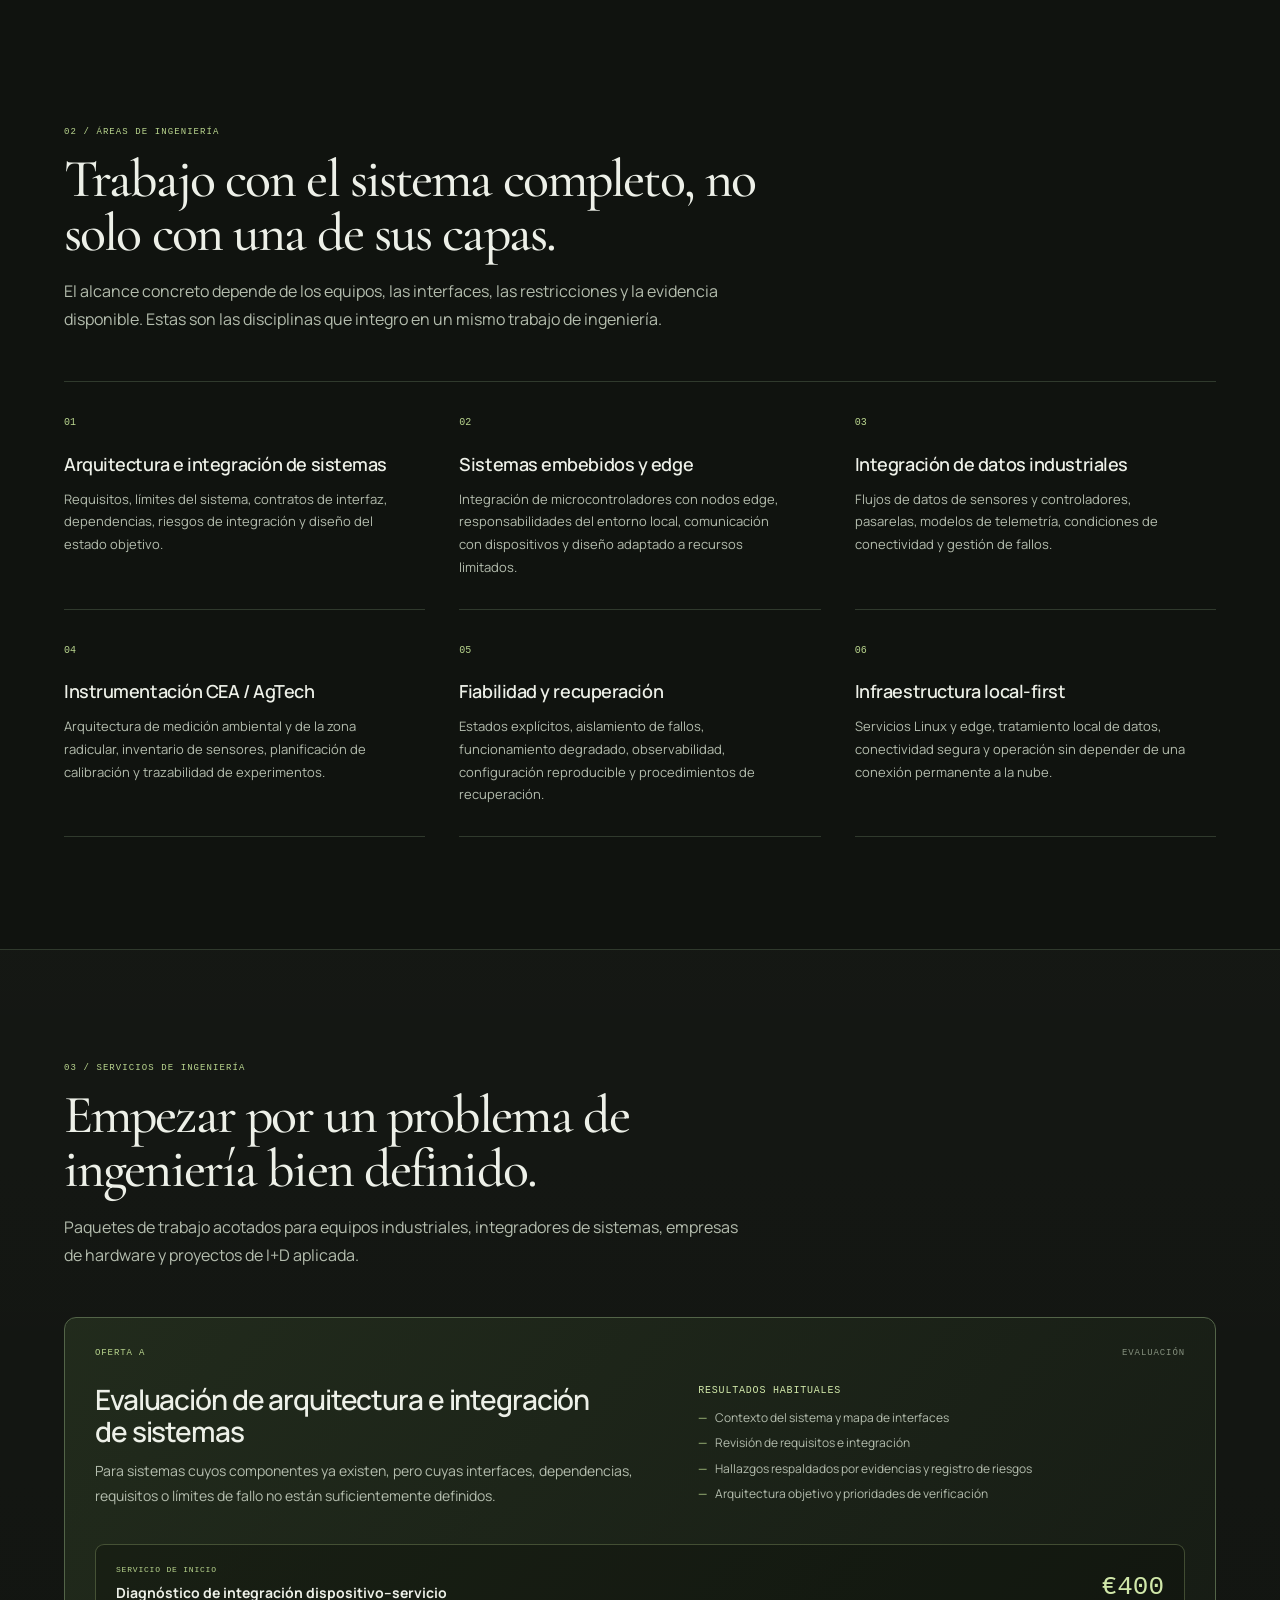
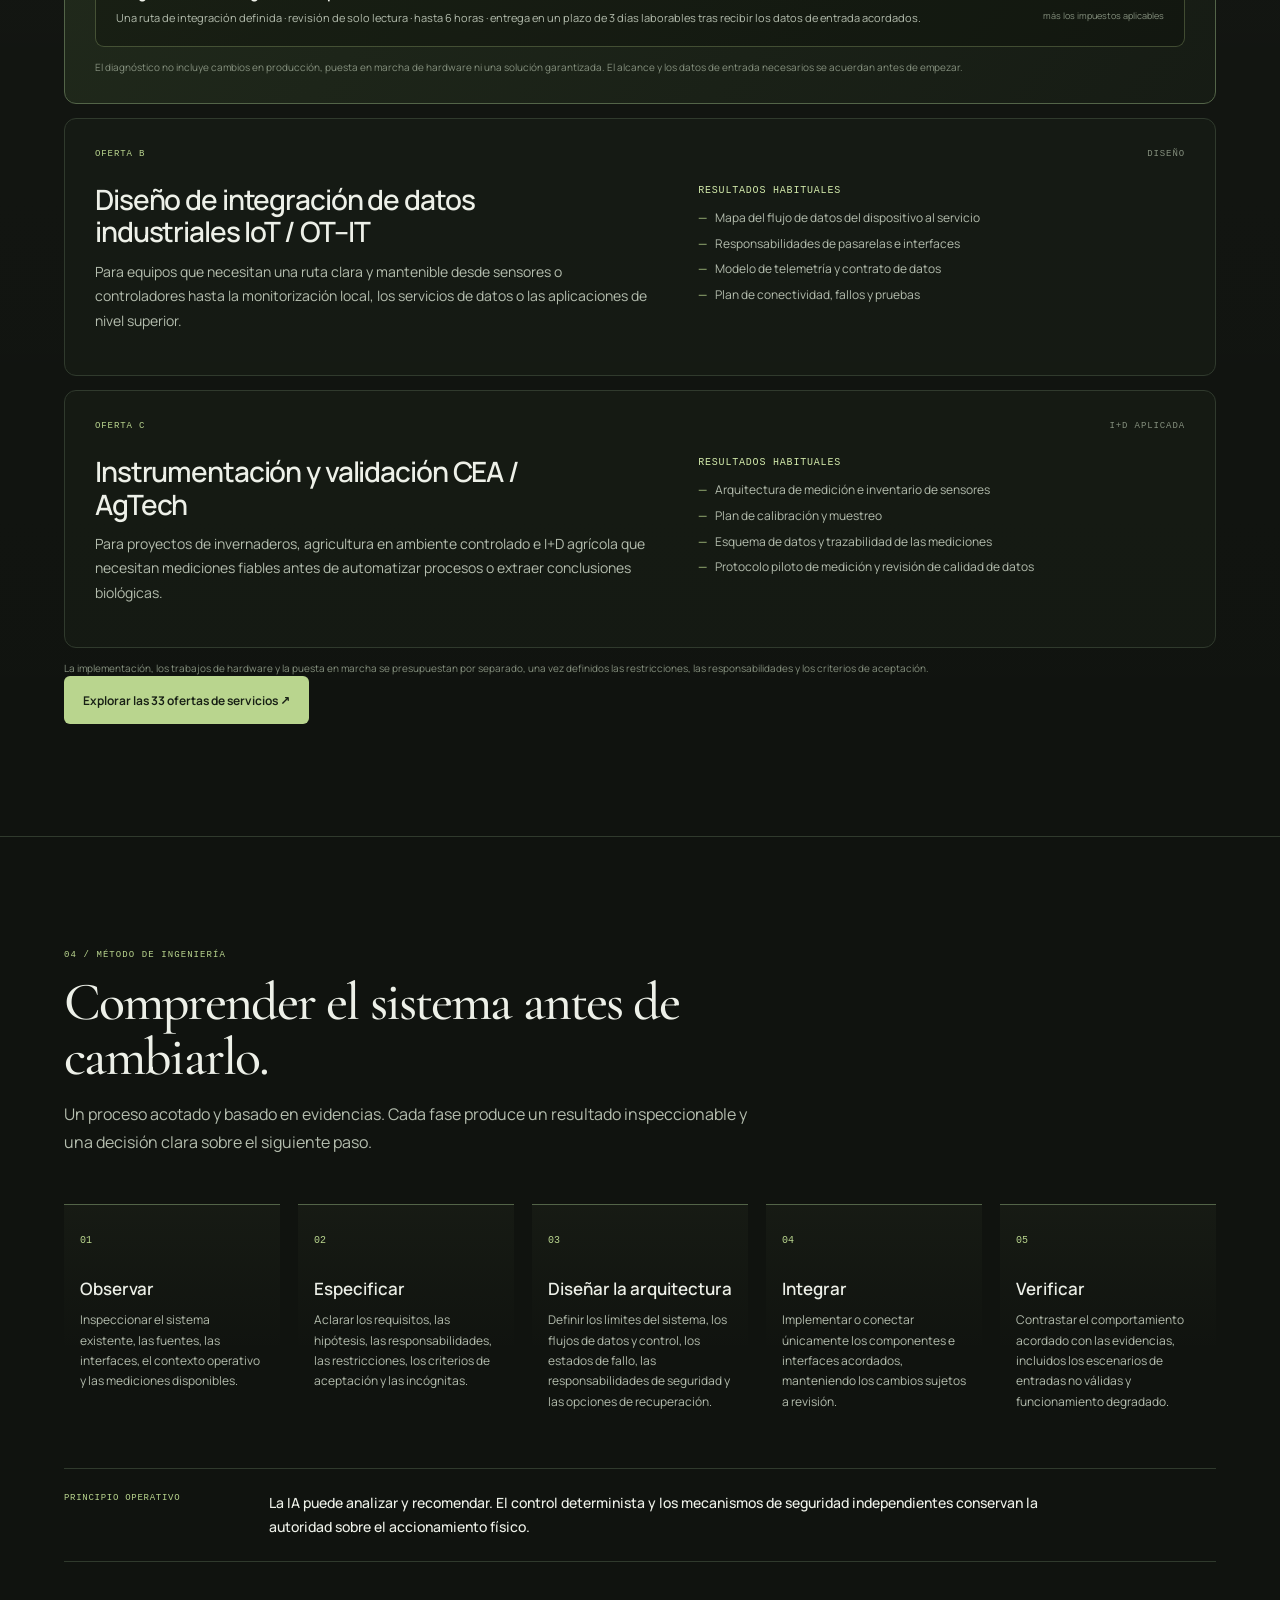
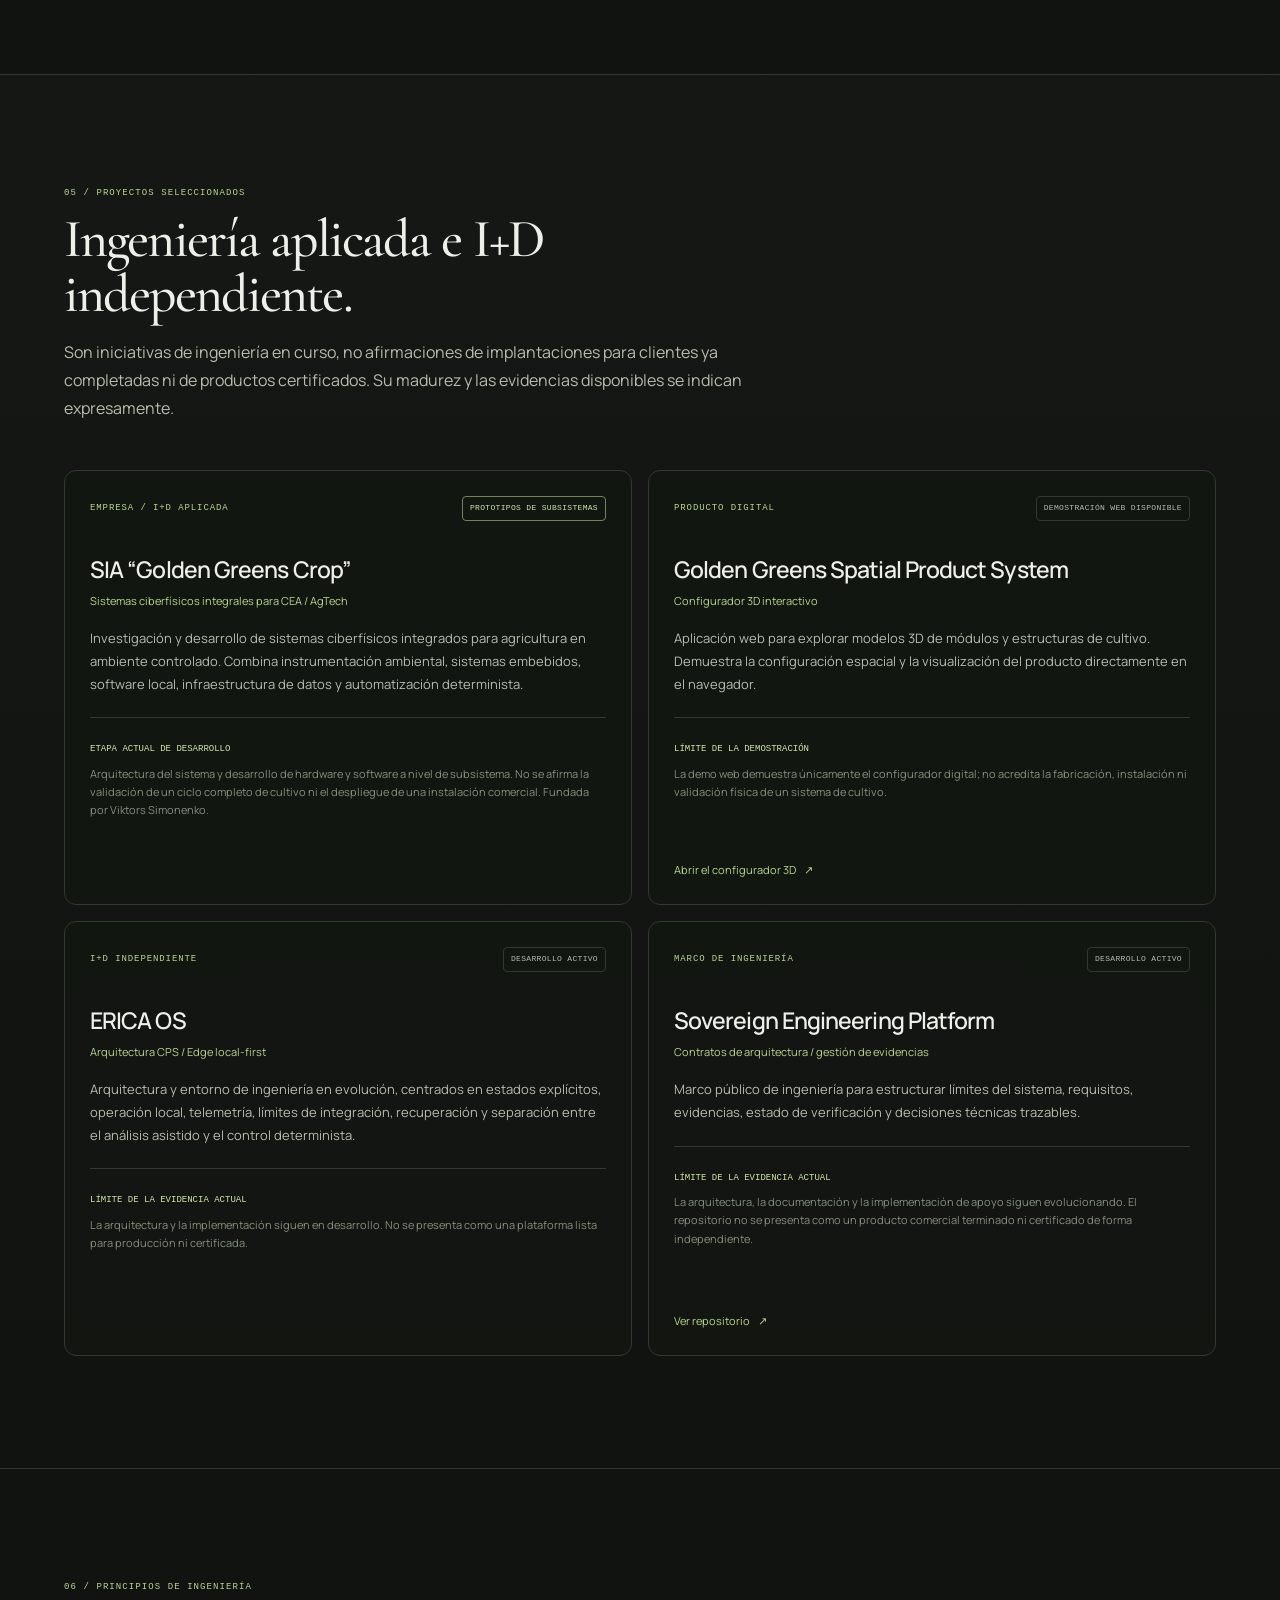
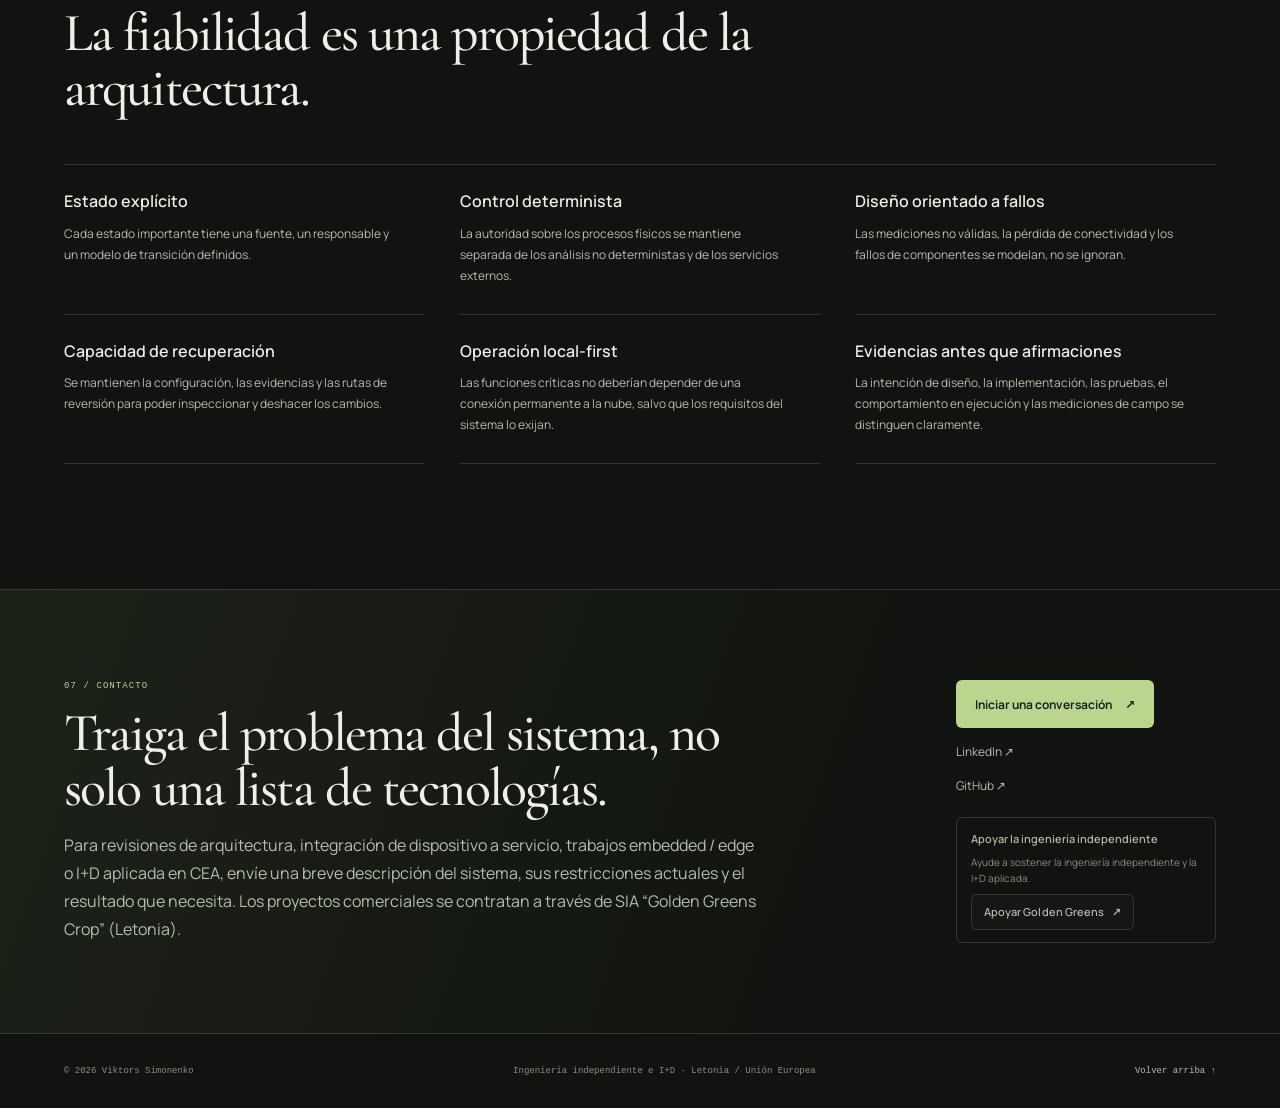
<file: es/index.html>
<!doctype html>
<html lang="es">
<head>
  <meta charset="utf-8">
  <meta name="viewport" content="width=device-width, initial-scale=1">
  <meta name="theme-color" content="#10130f">
  <link rel="icon" type="image/svg+xml" href="../assets/brand/golden-greens-crop-mark.svg" sizes="any">
  <link rel="preconnect" href="https://fonts.googleapis.com">
  <link rel="preconnect" href="https://fonts.gstatic.com" crossorigin>
  <link href="https://fonts.googleapis.com/css2?family=Bad+Script&family=Cormorant+Garamond:ital,wght@0,400;0,500;0,600;1,400;1,500&family=Manrope:wght@400;500;600;700&display=swap" rel="stylesheet">
  <link rel="stylesheet" href="../css/tokens.css">
  <link rel="stylesheet" href="../css/base.css">
  <link rel="stylesheet" href="../css/layout.css">
  <link rel="stylesheet" href="../css/components.css">
  <link rel="stylesheet" href="../css/responsive.css">
  <script src="../js/main.js" defer></script>
<!-- BEGIN MANAGED SEO: generated by landingpage-seo-kit -->
<title>Golden Greens Crop | Arquitectura de sistemas e integración ciberfísica</title>
<meta name="description" content="Ingeniero independiente en Letonia. Arquitectura e integración de sistemas ciberfísicos, electrónica, sistemas embebidos, Linux y edge, automatización e I+D en CEA / AgTech.">
<meta name="robots" content="index,follow,max-image-preview:large">
<link rel="canonical" href="https://vitoog.github.io/Landingpage/es/">
<meta name="author" content="Viktors Simonenko">
<meta property="og:type" content="website">
<meta property="og:site_name" content="Golden Greens Crop">
<meta property="og:locale" content="es_ES">
<meta property="og:title" content="Golden Greens Crop | Arquitectura de sistemas e integración ciberfísica">
<meta property="og:description" content="Ingeniero independiente en Letonia. Arquitectura e integración de sistemas ciberfísicos, electrónica, sistemas embebidos, Linux y edge, automatización e I+D en CEA / AgTech.">
<meta property="og:url" content="https://vitoog.github.io/Landingpage/es/">
<meta name="twitter:card" content="summary">
<meta property="og:locale:alternate" content="en_US">
<meta property="og:locale:alternate" content="ru_RU">
<meta property="og:locale:alternate" content="fr_FR">
<link rel="alternate" hreflang="en" href="https://vitoog.github.io/Landingpage/">
<link rel="alternate" hreflang="ru" href="https://vitoog.github.io/Landingpage/ru/">
<link rel="alternate" hreflang="es" href="https://vitoog.github.io/Landingpage/es/">
<link rel="alternate" hreflang="fr" href="https://vitoog.github.io/Landingpage/fr/">
<link rel="alternate" hreflang="x-default" href="https://vitoog.github.io/Landingpage/">
<script type="application/ld+json">
{
  "@context": "https://schema.org",
  "@graph": [
    {
      "@type": "WebSite",
      "@id": "https://vitoog.github.io/Landingpage/#website",
      "url": "https://vitoog.github.io/Landingpage/",
      "name": "Golden Greens Crop",
      "inLanguage": [
        "en",
        "es",
        "fr",
        "ru"
      ],
      "publisher": {
        "@id": "https://vitoog.github.io/Landingpage/#person"
      }
    },
    {
      "@type": "AboutPage",
      "@id": "https://vitoog.github.io/Landingpage/es/#webpage",
      "url": "https://vitoog.github.io/Landingpage/es/",
      "name": "Golden Greens Crop | Arquitectura de sistemas e integración ciberfísica",
      "description": "Ingeniero independiente en Letonia. Arquitectura e integración de sistemas ciberfísicos, electrónica, sistemas embebidos, Linux y edge, automatización e I+D en CEA / AgTech.",
      "inLanguage": "es",
      "isPartOf": {
        "@id": "https://vitoog.github.io/Landingpage/#website"
      },
      "about": [
        {
          "@id": "https://vitoog.github.io/Landingpage/#person"
        },
        {
          "@id": "https://vitoog.github.io/Landingpage/#organization"
        }
      ]
    },
    {
      "@type": "Person",
      "@id": "https://vitoog.github.io/Landingpage/#person",
      "name": "Viktors Simonenko",
      "alternate_name": [
        "Виктор Симоненко",
        "VitoOG"
      ],
      "job_title": "Systems Architect & Integration Engineer",
      "description": "Independent systems architect and integration engineer working across cyber-physical systems, embedded and edge computing, OT/IT integration, industrial systems, CEA / AgTech R&D, and reliability engineering.",
      "same_as": [
        "https://github.com/VitoOG",
        "https://www.linkedin.com/in/viktors-simonenko"
      ],
      "knows_about": [
        "Cyber-physical systems engineering",
        "Systems architecture and integration",
        "Embedded systems and firmware",
        "Edge computing and local-first infrastructure",
        "Operational technology and information technology integration",
        "Industrial automation and data integration",
        "Deterministic control architecture",
        "Infrastructure security and DevSecOps",
        "Controlled-environment agriculture",
        "Reliability, fault isolation, and recovery engineering"
      ],
      "url": "https://vitoog.github.io/Landingpage/",
      "affiliation": {
        "@id": "https://vitoog.github.io/Landingpage/#organization"
      }
    },
    {
      "@type": "Organization",
      "@id": "https://vitoog.github.io/Landingpage/#organization",
      "name": "Golden Greens Crop",
      "legal_name": "SIA \"Golden Greens Crop\"",
      "founding_date": "2026-07-31",
      "registration_number": "40203766342",
      "description": "A Latvia-registered R&D company established to develop and validate cyber-physical systems.",
      "same_as": [
        "https://www.firmas.lv/lv/uznemumi/golden-greens-crop/40203766342",
        "https://company.lursoft.lv/lv/golden-greens-crop"
      ],
      "identifier": {
        "@type": "PropertyValue",
        "propertyID": "Latvian Enterprise Registration Number",
        "value": "40203766342"
      },
      "founder": {
        "@id": "https://vitoog.github.io/Landingpage/#person"
      }
    }
  ]
}
</script>
<!-- END MANAGED SEO -->
</head>
<body>
  <a class="skip-link" href="#main">Saltar al contenido</a>
  <header class="site-header">
    <div class="header-inner">
      <a class="wordmark" href="#top" aria-label="Golden Greens Crop — inicio">
        <img class="wordmark-mark" src="../assets/brand/golden-greens-crop-mark.svg" alt="" width="42" height="42">
        <span class="wordmark-lockup"><span class="wordmark-name">GOLDEN GREENS CROP</span><span class="wordmark-subtitle">ENGINEERING &amp; R&amp;D</span></span>
      </a>
      <button class="nav-toggle" type="button" aria-expanded="false" aria-controls="primary-navigation"><span class="nav-toggle-lines" aria-hidden="true"></span><span class="visually-hidden">Abrir o cerrar la navegación</span></button>
      <nav class="primary-navigation" id="primary-navigation" aria-label="Navegación principal">
<a href="#profile">Perfil</a>
<a href="#scope">Áreas de trabajo</a>
<a href="#services">Servicios</a>
<a href="services/">Catálogo completo</a>
<a href="#work">Proyectos seleccionados</a>
<a href="#method">Método</a>
<a class="nav-contact" href="#contact">Contacto <span aria-hidden="true">↗</span></a>
<div class="language-switch" aria-label="Selección de idioma">
          <a class="language-option" href="../" lang="en" hreflang="en">EN</a>
          <a class="language-option" href="../ru/" lang="ru" hreflang="ru">RU</a>
          <a class="language-option is-active" href="./" lang="es" aria-current="page">ES</a>
          <a class="language-option" href="../fr/" lang="fr" hreflang="fr">FR</a>
        </div>
</nav>
    </div>
  </header>
  <main id="main">
    <section class="hero section-shell" id="top" aria-labelledby="hero-title">
      <div class="hero-copy">
        <p class="eyebrow"><span class="eyebrow-mark" aria-hidden="true"></span> INGENIERÍA INDEPENDIENTE · I+D · LETONIA / UNIÓN EUROPEA</p>
        <h1 id="hero-title">Conecto los mundos <span class="text-accent">físico</span> y digital para que funcionen como un solo sistema.</h1>
        <p class="hero-role">Arquitecto de sistemas e integrador · Sistemas ciberfísicos</p>
        <p class="hero-lead">Trabajo en la intersección de equipos físicos, electrónica, sistemas embebidos, automatización, Linux y edge, software y procesos biológicos. Mi objetivo es entender el sistema completo, conectar sus partes y convertir la arquitectura en soluciones que puedan probarse y verificarse.</p>
        <div class="hero-actions"><a class="button button-primary" href="#work">Ver proyectos <span aria-hidden="true">↗</span></a><a class="text-link" href="#contact">Hablar de una colaboración <span aria-hidden="true">↓</span></a></div>
        <div class="hero-tags" aria-label="Áreas principales"><span>Sistemas ciberfísicos</span><span>Embedded &amp; edge</span><span>Automatización e IoT</span><span>CEA / AgTech</span></div>
      </div>
      <div class="hero-visual" aria-label="Modelo conceptual de integración ciberfísica">
        <div class="visual-topline"><span>MODELO DE INTEGRACIÓN</span><span class="visual-index">SYS / 001</span></div>
        <div class="system-diagram"><div class="system-column">
          <div class="system-node node-physical"><span class="node-index">01</span><span><strong>Proceso físico</strong><small>Equipos · entorno · materiales</small></span></div><div class="diagram-link" aria-hidden="true"></div>
          <div class="system-node"><span class="node-index">02</span><span><strong>Sensores e interfaces</strong><small>Dispositivos · señales · adquisición</small></span></div><div class="diagram-link" aria-hidden="true"></div>
          <div class="system-node"><span class="node-index">03</span><span><strong>Validación y estado</strong><small>Calidad · contexto · trazabilidad</small></span></div><div class="diagram-link" aria-hidden="true"></div>
          <div class="system-node node-control"><span class="node-index">04</span><span><strong>Control determinista</strong><small>Reglas · estados · controlador</small></span></div><div class="diagram-link" aria-hidden="true"></div>
          <div class="system-node"><span class="node-index">05</span><span><strong>Límites de seguridad</strong><small>Interbloqueos · límites · permisos</small></span></div><div class="diagram-link" aria-hidden="true"></div>
          <div class="system-node node-physical"><span class="node-index">06</span><span><strong>Actuación y respuesta</strong><small>Salidas · comportamiento observado</small></span></div>
        </div><aside class="advisory-node"><span class="advisory-label">CAPA DE APOYO</span><strong>Análisis / IA</strong><p>Análisis, previsiones y recomendaciones.</p><div class="advisory-rule"><span aria-hidden="true">↘</span> Solo propone</div><small>Las acciones físicas permanecen bajo control determinista validado y mecanismos de seguridad independientes.</small></aside></div>
        <div class="visual-caption"><span>FÍSICO → DIGITAL → RESPUESTA CONTROLADA</span><span>MODELO DE ARQUITECTURA</span></div>
      </div>
    </section>
<section class="content-section section-shell" id="profile" aria-labelledby="profile-title"><div class="section-heading"><p class="eyebrow">01 / PERFIL</p><h2 id="profile-title">Ingeniería de sistemas que conecta distintas disciplinas.</h2><p class="section-summary">Arquitecto de sistemas e integrador independiente con sede en Letonia. Trabajo con equipos físicos, sistemas embebidos, infraestructura y software.</p></div><p>Trabajo con sistemas en los que el hardware, la electrónica, el firmware, las redes, la infraestructura Linux, el software y los procesos físicos deben funcionar como un conjunto. Empiezo por comprender el contexto operativo, las restricciones y los componentes existentes, no por imponer una tecnología de antemano.</p><p>Mi experiencia contextual también incluye el sector de ascensores y plataformas elevadoras a través de una empresa familiar, con instalaciones en servicio y mantenimiento y proveedores europeos consolidados. Mi aportación consiste en analizar los requisitos y las interfaces del sistema e integrar componentes probados cuando procede, no en desarrollar desde cero sistemas de control de ascensores ya resueltos.</p></section>
<section class="content-section section-shell" id="scope" aria-labelledby="scope-title"><div class="section-heading"><p class="eyebrow">02 / ÁREAS DE INGENIERÍA</p><h2 id="scope-title">Trabajo con el sistema completo, no solo con una de sus capas.</h2><p class="section-summary">El alcance concreto depende de los equipos, las interfaces, las restricciones y la evidencia disponible. Estas son las disciplinas que integro en un mismo trabajo de ingeniería.</p></div><div class="scope-grid"><article class="scope-item"><span class="item-number">01</span><h3>Arquitectura e integración de sistemas</h3><p>Requisitos, límites del sistema, contratos de interfaz, dependencias, riesgos de integración y diseño del estado objetivo.</p></article><article class="scope-item"><span class="item-number">02</span><h3>Sistemas embebidos y edge</h3><p>Integración de microcontroladores con nodos edge, responsabilidades del entorno local, comunicación con dispositivos y diseño adaptado a recursos limitados.</p></article><article class="scope-item"><span class="item-number">03</span><h3>Integración de datos industriales</h3><p>Flujos de datos de sensores y controladores, pasarelas, modelos de telemetría, condiciones de conectividad y gestión de fallos.</p></article><article class="scope-item"><span class="item-number">04</span><h3>Instrumentación CEA / AgTech</h3><p>Arquitectura de medición ambiental y de la zona radicular, inventario de sensores, planificación de calibración y trazabilidad de experimentos.</p></article><article class="scope-item"><span class="item-number">05</span><h3>Fiabilidad y recuperación</h3><p>Estados explícitos, aislamiento de fallos, funcionamiento degradado, observabilidad, configuración reproducible y procedimientos de recuperación.</p></article><article class="scope-item"><span class="item-number">06</span><h3>Infraestructura local-first</h3><p>Servicios Linux y edge, tratamiento local de datos, conectividad segura y operación sin depender de una conexión permanente a la nube.</p></article></div></section>
<section class="services-section" id="services" aria-labelledby="services-title"><div class="section-shell content-section"><div class="section-heading"><p class="eyebrow">03 / SERVICIOS DE INGENIERÍA</p><h2 id="services-title">Empezar por un problema de ingeniería bien definido.</h2><p class="section-summary">Paquetes de trabajo acotados para equipos industriales, integradores de sistemas, empresas de hardware y proyectos de I+D aplicada.</p></div><div class="service-list"><article class="service-card service-featured"><div class="service-meta"><span>OFERTA A</span><span class="service-type">EVALUACIÓN</span></div><div class="service-content"><div><h3>Evaluación de arquitectura e integración de sistemas</h3><p>Para sistemas cuyos componentes ya existen, pero cuyas interfaces, dependencias, requisitos o límites de fallo no están suficientemente definidos.</p></div><div class="deliverables"><h4>Resultados habituales</h4><ul><li>Contexto del sistema y mapa de interfaces</li><li>Revisión de requisitos e integración</li><li>Hallazgos respaldados por evidencias y registro de riesgos</li><li>Arquitectura objetivo y prioridades de verificación</li></ul></div></div><div class="diagnostic-strip"><div><span class="diagnostic-label">SERVICIO DE INICIO</span><strong>Diagnóstico de integración dispositivo–servicio</strong><p>Una ruta de integración definida · revisión de solo lectura · hasta 6 horas · entrega en un plazo de 3 días laborables tras recibir los datos de entrada acordados.</p></div><div class="diagnostic-price"><strong>€400</strong><span>más los impuestos aplicables</span></div></div><p class="scope-note">El diagnóstico no incluye cambios en producción, puesta en marcha de hardware ni una solución garantizada. El alcance y los datos de entrada necesarios se acuerdan antes de empezar.</p></article><article class="service-card"><div class="service-meta"><span>OFERTA B</span><span class="service-type">DISEÑO</span></div><div class="service-content"><div><h3>Diseño de integración de datos industriales IoT / OT–IT</h3><p>Para equipos que necesitan una ruta clara y mantenible desde sensores o controladores hasta la monitorización local, los servicios de datos o las aplicaciones de nivel superior.</p></div><div class="deliverables"><h4>Resultados habituales</h4><ul><li>Mapa del flujo de datos del dispositivo al servicio</li><li>Responsabilidades de pasarelas e interfaces</li><li>Modelo de telemetría y contrato de datos</li><li>Plan de conectividad, fallos y pruebas</li></ul></div></div></article><article class="service-card"><div class="service-meta"><span>OFERTA C</span><span class="service-type">I+D APLICADA</span></div><div class="service-content"><div><h3>Instrumentación y validación CEA / AgTech</h3><p>Para proyectos de invernaderos, agricultura en ambiente controlado e I+D agrícola que necesitan mediciones fiables antes de automatizar procesos o extraer conclusiones biológicas.</p></div><div class="deliverables"><h4>Resultados habituales</h4><ul><li>Arquitectura de medición e inventario de sensores</li><li>Plan de calibración y muestreo</li><li>Esquema de datos y trazabilidad de las mediciones</li><li>Protocolo piloto de medición y revisión de calidad de datos</li></ul></div></div></article></div><p class="services-footnote">La implementación, los trabajos de hardware y la puesta en marcha se presupuestan por separado, una vez definidos las restricciones, las responsabilidades y los criterios de aceptación.</p><div class="catalog-home-cta"><a class="button button-primary" href="services/">Explorar las 33 ofertas de servicios ↗</a></div></div></section>
<section class="content-section section-shell" id="method" aria-labelledby="method-title"><div class="section-heading"><p class="eyebrow">04 / MÉTODO DE INGENIERÍA</p><h2 id="method-title">Comprender el sistema antes de cambiarlo.</h2><p class="section-summary">Un proceso acotado y basado en evidencias. Cada fase produce un resultado inspeccionable y una decisión clara sobre el siguiente paso.</p></div><ol class="method-steps"><li><span class="step-number">01</span><div><h3>Observar</h3><p>Inspeccionar el sistema existente, las fuentes, las interfaces, el contexto operativo y las mediciones disponibles.</p></div></li><li><span class="step-number">02</span><div><h3>Especificar</h3><p>Aclarar los requisitos, las hipótesis, las responsabilidades, las restricciones, los criterios de aceptación y las incógnitas.</p></div></li><li><span class="step-number">03</span><div><h3>Diseñar la arquitectura</h3><p>Definir los límites del sistema, los flujos de datos y control, los estados de fallo, las responsabilidades de seguridad y las opciones de recuperación.</p></div></li><li><span class="step-number">04</span><div><h3>Integrar</h3><p>Implementar o conectar únicamente los componentes e interfaces acordados, manteniendo los cambios sujetos a revisión.</p></div></li><li><span class="step-number">05</span><div><h3>Verificar</h3><p>Contrastar el comportamiento acordado con las evidencias, incluidos los escenarios de entradas no válidas y funcionamiento degradado.</p></div></li></ol><div class="principle-line"><span>PRINCIPIO OPERATIVO</span><strong>La IA puede analizar y recomendar. El control determinista y los mecanismos de seguridad independientes conservan la autoridad sobre el accionamiento físico.</strong></div></section>
<section class="work-section" id="work" aria-labelledby="work-title"><div class="section-shell content-section"><div class="section-heading"><p class="eyebrow">05 / PROYECTOS SELECCIONADOS</p><h2 id="work-title">Ingeniería aplicada e I+D independiente.</h2><p class="section-summary">Son iniciativas de ingeniería en curso, no afirmaciones de implantaciones para clientes ya completadas ni de productos certificados. Su madurez y las evidencias disponibles se indican expresamente.</p></div><div class="work-grid"><article class="work-card"><div class="work-card-top"><span>EMPRESA / I+D APLICADA</span><span class="maturity maturity-prototype">PROTOTIPOS DE SUBSISTEMAS</span></div><h3>SIA “Golden Greens Crop”</h3><p class="work-subtitle">Sistemas ciberfísicos integrales para CEA / AgTech</p><p>Investigación y desarrollo de sistemas ciberfísicos integrados para agricultura en ambiente controlado. Combina instrumentación ambiental, sistemas embebidos, software local, infraestructura de datos y automatización determinista.</p><div class="work-evidence"><strong>Etapa actual de desarrollo</strong><p>Arquitectura del sistema y desarrollo de hardware y software a nivel de subsistema. No se afirma la validación de un ciclo completo de cultivo ni el despliegue de una instalación comercial. Fundada por Viktors Simonenko.</p></div></article><article class="work-card"><div class="work-card-top"><span>PRODUCTO DIGITAL</span><span class="maturity">DEMOSTRACIÓN WEB DISPONIBLE</span></div><h3>Golden Greens Spatial Product System</h3><p class="work-subtitle">Configurador 3D interactivo</p><p>Aplicación web para explorar modelos 3D de módulos y estructuras de cultivo. Demuestra la configuración espacial y la visualización del producto directamente en el navegador.</p><div class="work-evidence"><strong>Límite de la demostración</strong><p>La demo web demuestra únicamente el configurador digital; no acredita la fabricación, instalación ni validación física de un sistema de cultivo.</p></div><a class="work-link" href="https://vitoog.github.io/golden-greens-spatial-system/es/" target="_blank" rel="noopener noreferrer">Abrir el configurador 3D <span aria-hidden="true">↗</span></a></article><article class="work-card"><div class="work-card-top"><span>I+D INDEPENDIENTE</span><span class="maturity">DESARROLLO ACTIVO</span></div><h3>ERICA OS</h3><p class="work-subtitle">Arquitectura CPS / Edge local-first</p><p>Arquitectura y entorno de ingeniería en evolución, centrados en estados explícitos, operación local, telemetría, límites de integración, recuperación y separación entre el análisis asistido y el control determinista.</p><div class="work-evidence"><strong>Límite de la evidencia actual</strong><p>La arquitectura y la implementación siguen en desarrollo. No se presenta como una plataforma lista para producción ni certificada.</p></div></article><article class="work-card"><div class="work-card-top"><span>MARCO DE INGENIERÍA</span><span class="maturity">DESARROLLO ACTIVO</span></div><h3>Sovereign Engineering Platform</h3><p class="work-subtitle">Contratos de arquitectura / gestión de evidencias</p><p>Marco público de ingeniería para estructurar límites del sistema, requisitos, evidencias, estado de verificación y decisiones técnicas trazables.</p><div class="work-evidence"><strong>Límite de la evidencia actual</strong><p>La arquitectura, la documentación y la implementación de apoyo siguen evolucionando. El repositorio no se presenta como un producto comercial terminado ni certificado de forma independiente.</p></div><a class="work-link" href="https://github.com/VitoOG/sovereign-engineering-platform" target="_blank" rel="noopener noreferrer">Ver repositorio <span aria-hidden="true">↗</span></a></article></div></div></section>
<section class="content-section section-shell principles-section" id="principles" aria-labelledby="principles-title"><div class="section-heading"><p class="eyebrow">06 / PRINCIPIOS DE INGENIERÍA</p><h2 id="principles-title">La fiabilidad es una propiedad de la arquitectura.</h2></div><div class="principles-grid"><div><h3>Estado explícito</h3><p>Cada estado importante tiene una fuente, un responsable y un modelo de transición definidos.</p></div><div><h3>Control determinista</h3><p>La autoridad sobre los procesos físicos se mantiene separada de los análisis no deterministas y de los servicios externos.</p></div><div><h3>Diseño orientado a fallos</h3><p>Las mediciones no válidas, la pérdida de conectividad y los fallos de componentes se modelan, no se ignoran.</p></div><div><h3>Capacidad de recuperación</h3><p>Se mantienen la configuración, las evidencias y las rutas de reversión para poder inspeccionar y deshacer los cambios.</p></div><div><h3>Operación local-first</h3><p>Las funciones críticas no deberían depender de una conexión permanente a la nube, salvo que los requisitos del sistema lo exijan.</p></div><div><h3>Evidencias antes que afirmaciones</h3><p>La intención de diseño, la implementación, las pruebas, el comportamiento en ejecución y las mediciones de campo se distinguen claramente.</p></div></div></section>
<section class="contact-section" id="contact" aria-labelledby="contact-title"><div class="section-shell contact-inner"><div><p class="eyebrow">07 / CONTACTO</p><h2 id="contact-title">Traiga el problema del sistema, no solo una lista de tecnologías.</h2><p>Para revisiones de arquitectura, integración de dispositivo a servicio, trabajos embedded / edge o I+D aplicada en CEA, envíe una breve descripción del sistema, sus restricciones actuales y el resultado que necesita. Los proyectos comerciales se contratan a través de SIA “Golden Greens Crop” (Letonia).</p></div><div class="contact-actions"><a class="button button-primary" href="mailto:viksim1221@gmail.com?subject=Consulta%20sobre%20proyecto%20de%20ingenier%C3%ADa">Iniciar una conversación <span aria-hidden="true">↗</span></a><a href="https://www.linkedin.com/in/viktors-simonenko" target="_blank" rel="noopener noreferrer">LinkedIn <span aria-hidden="true">↗</span></a><a href="https://github.com/VitoOG" target="_blank" rel="noopener noreferrer">GitHub <span aria-hidden="true">↗</span></a><div class="support-card"><h3>Apoyar la ingeniería independiente</h3><p>Ayude a sostener la ingeniería independiente y la I+D aplicada.</p><a class="button button-support" href="https://buymeacoffee.com/goldengreens" target="_blank" rel="noopener noreferrer">Apoyar Golden Greens <span aria-hidden="true">↗</span></a></div></div></div></section>
</main>
  <footer class="site-footer"><div class="section-shell footer-inner"><span>© <span id="current-year">2026</span> Viktors Simonenko</span><span>Ingeniería independiente e I+D · Letonia / Unión Europea</span><a href="#top">Volver arriba ↑</a></div></footer>
</body>
</html>
</file>
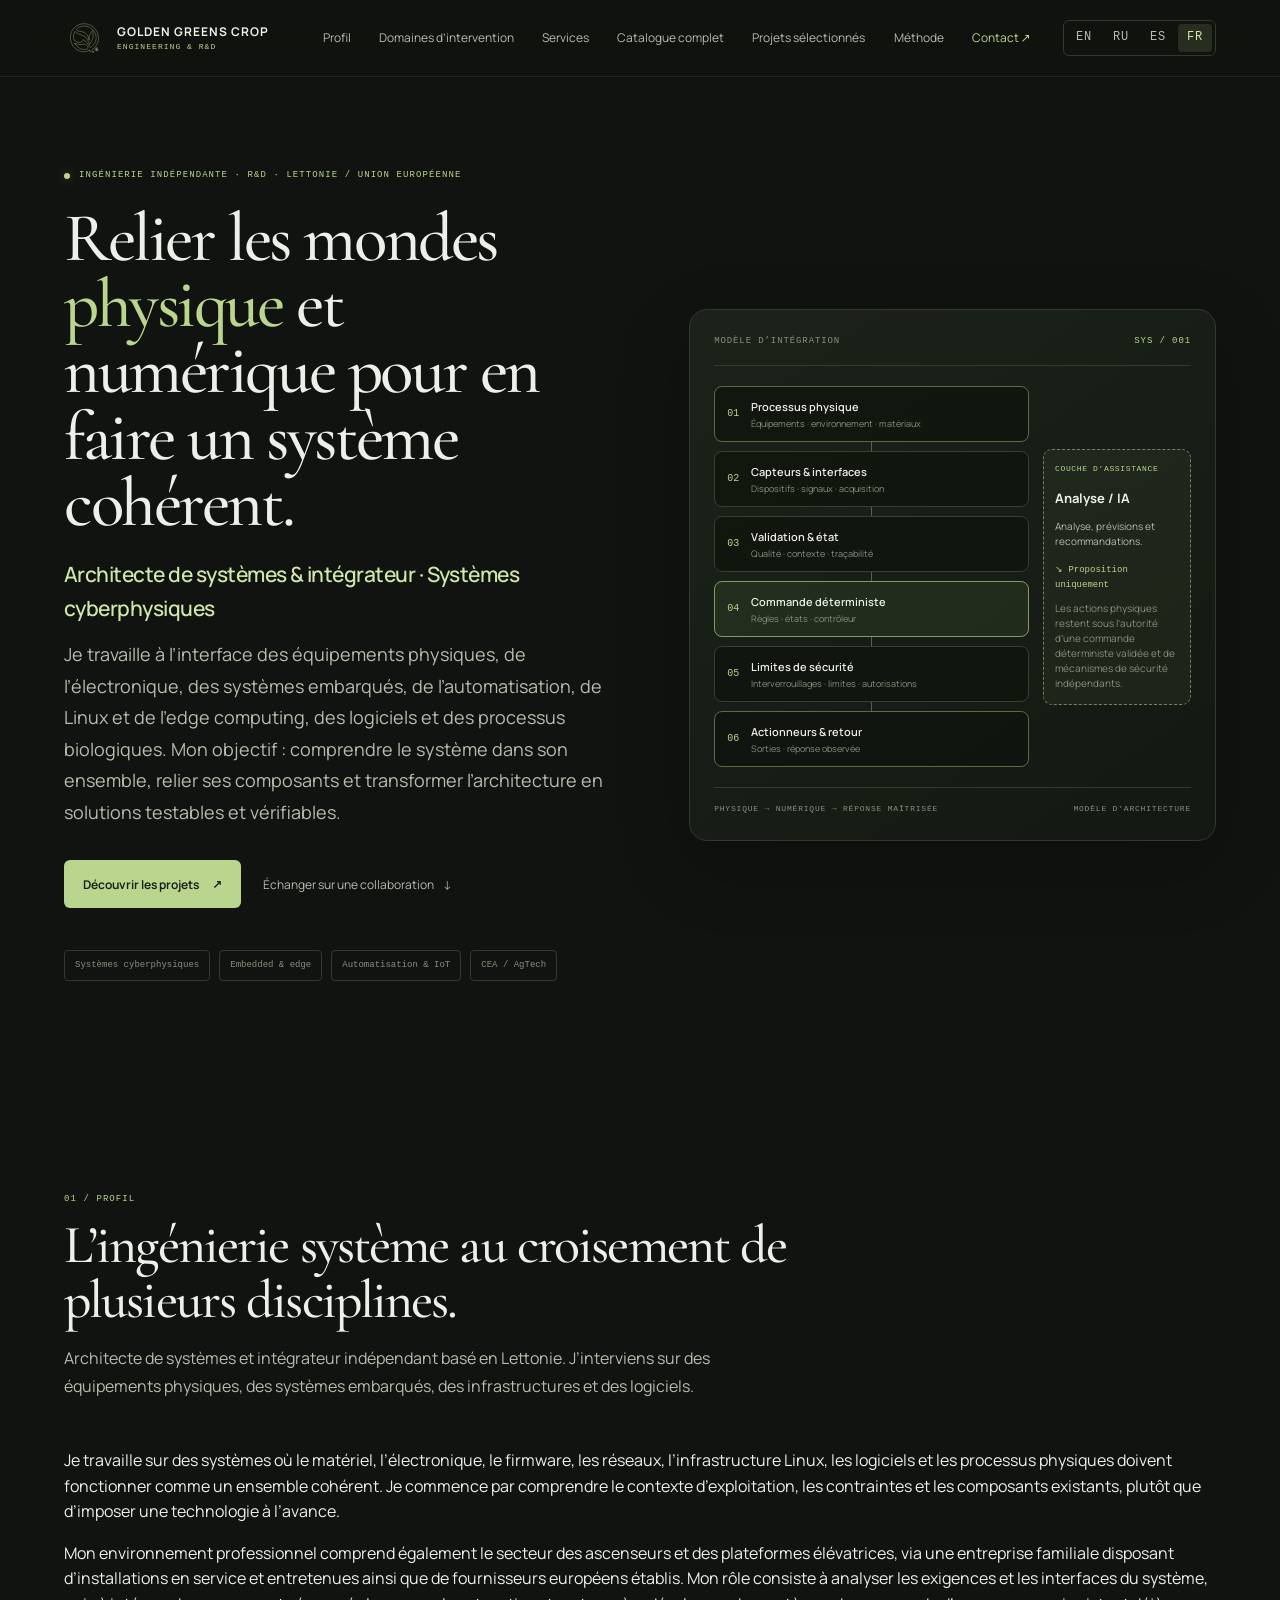
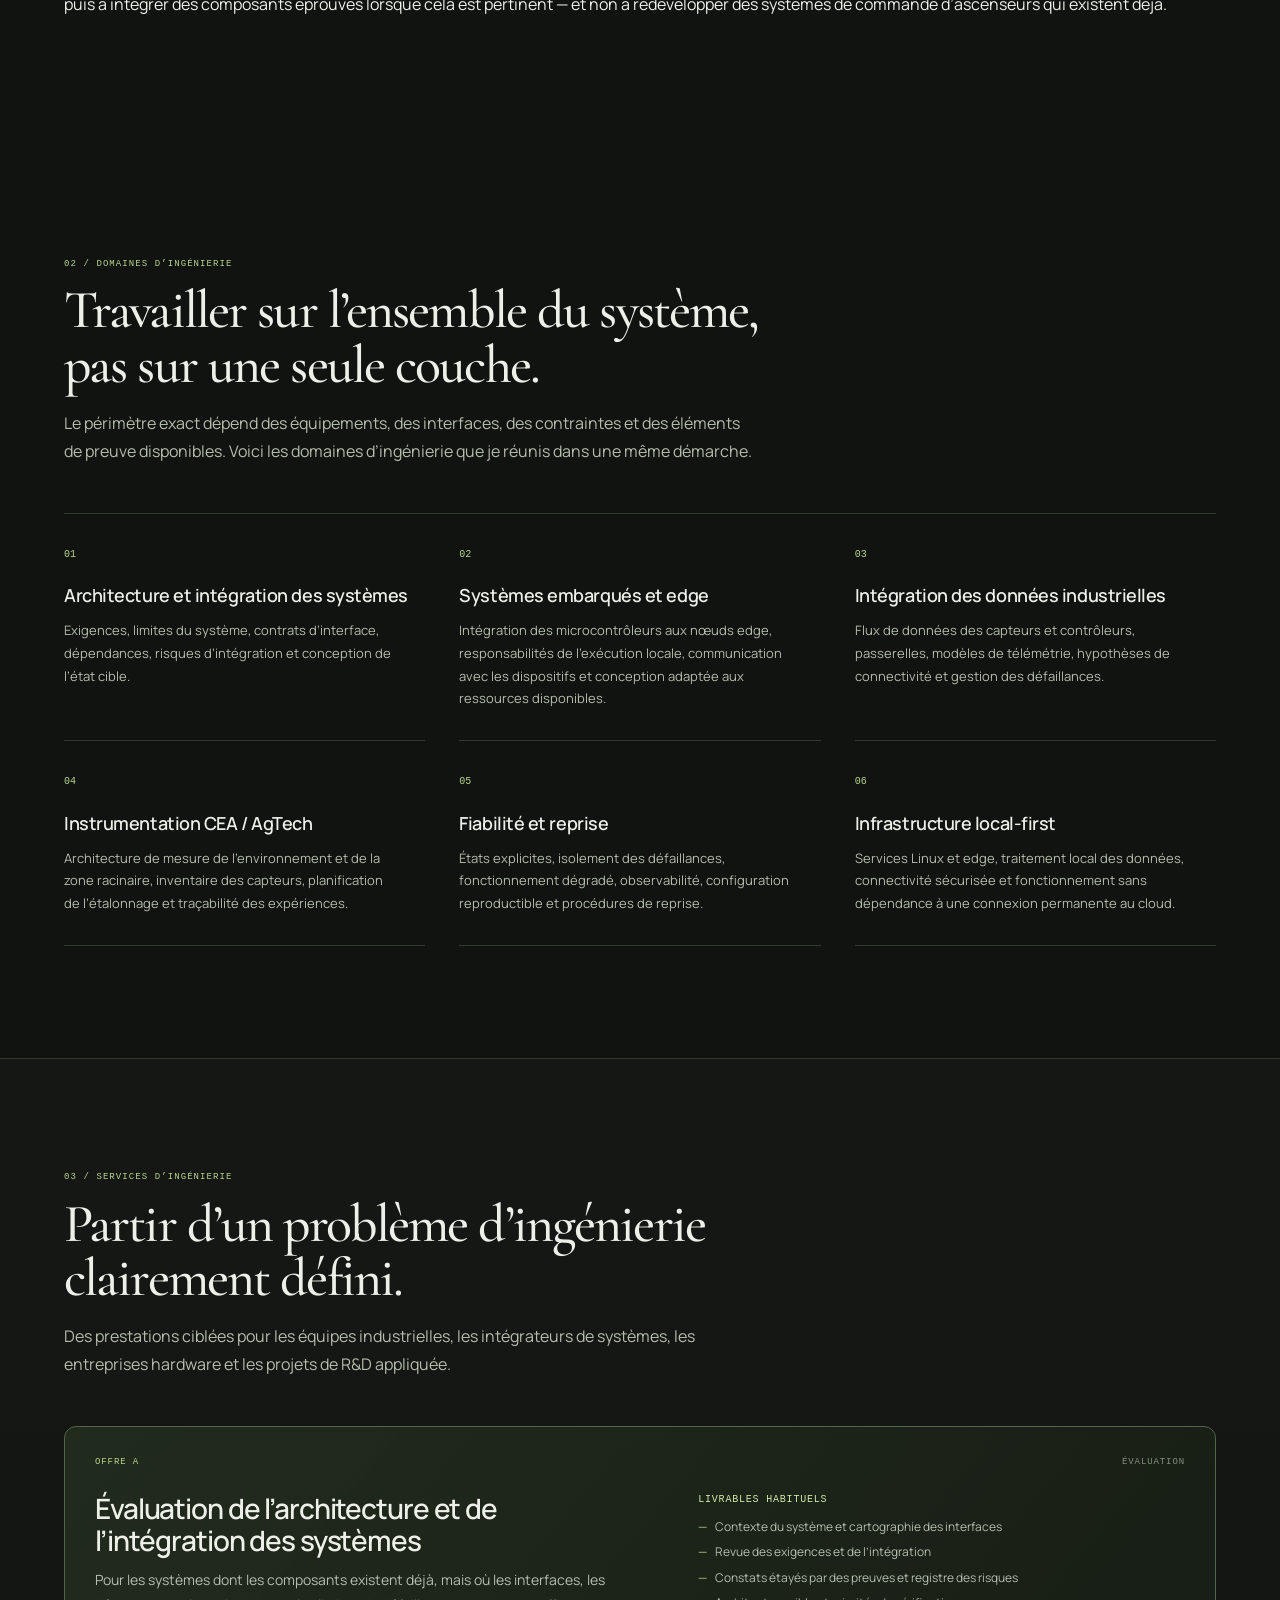
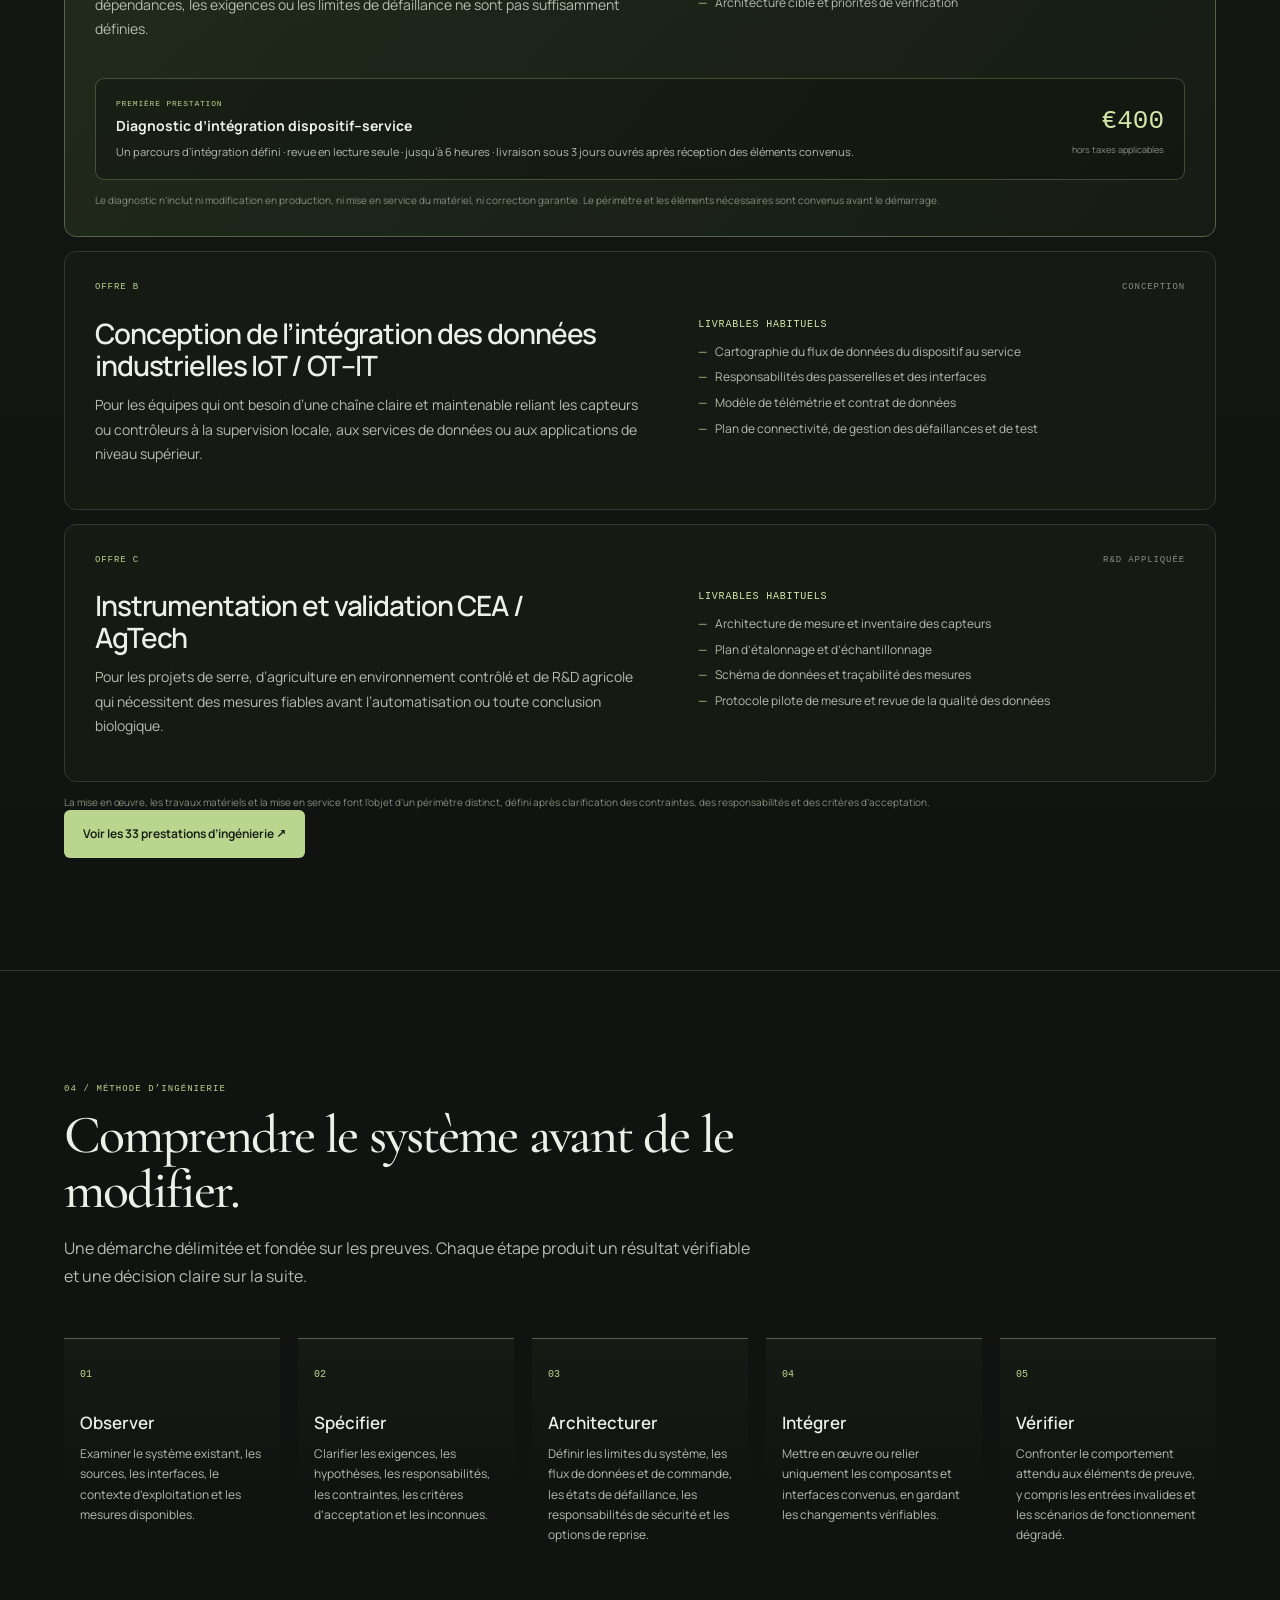
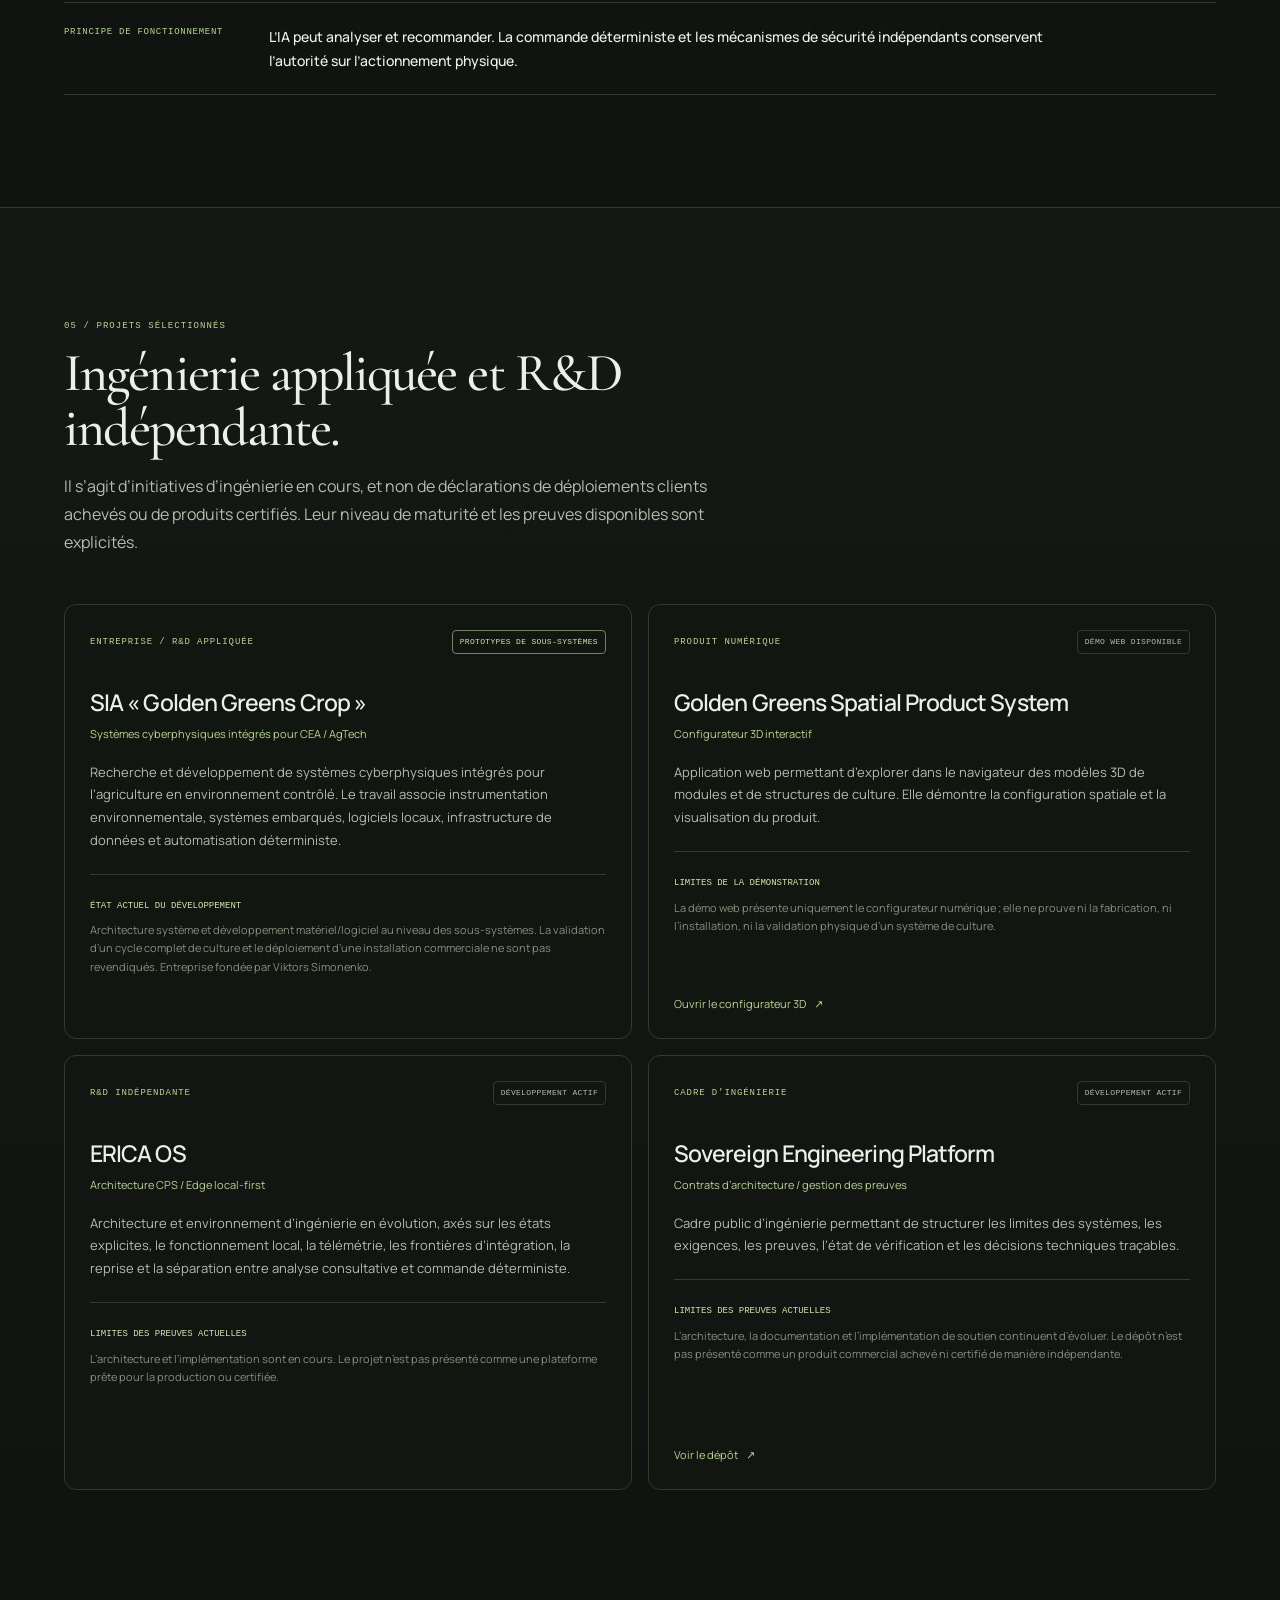
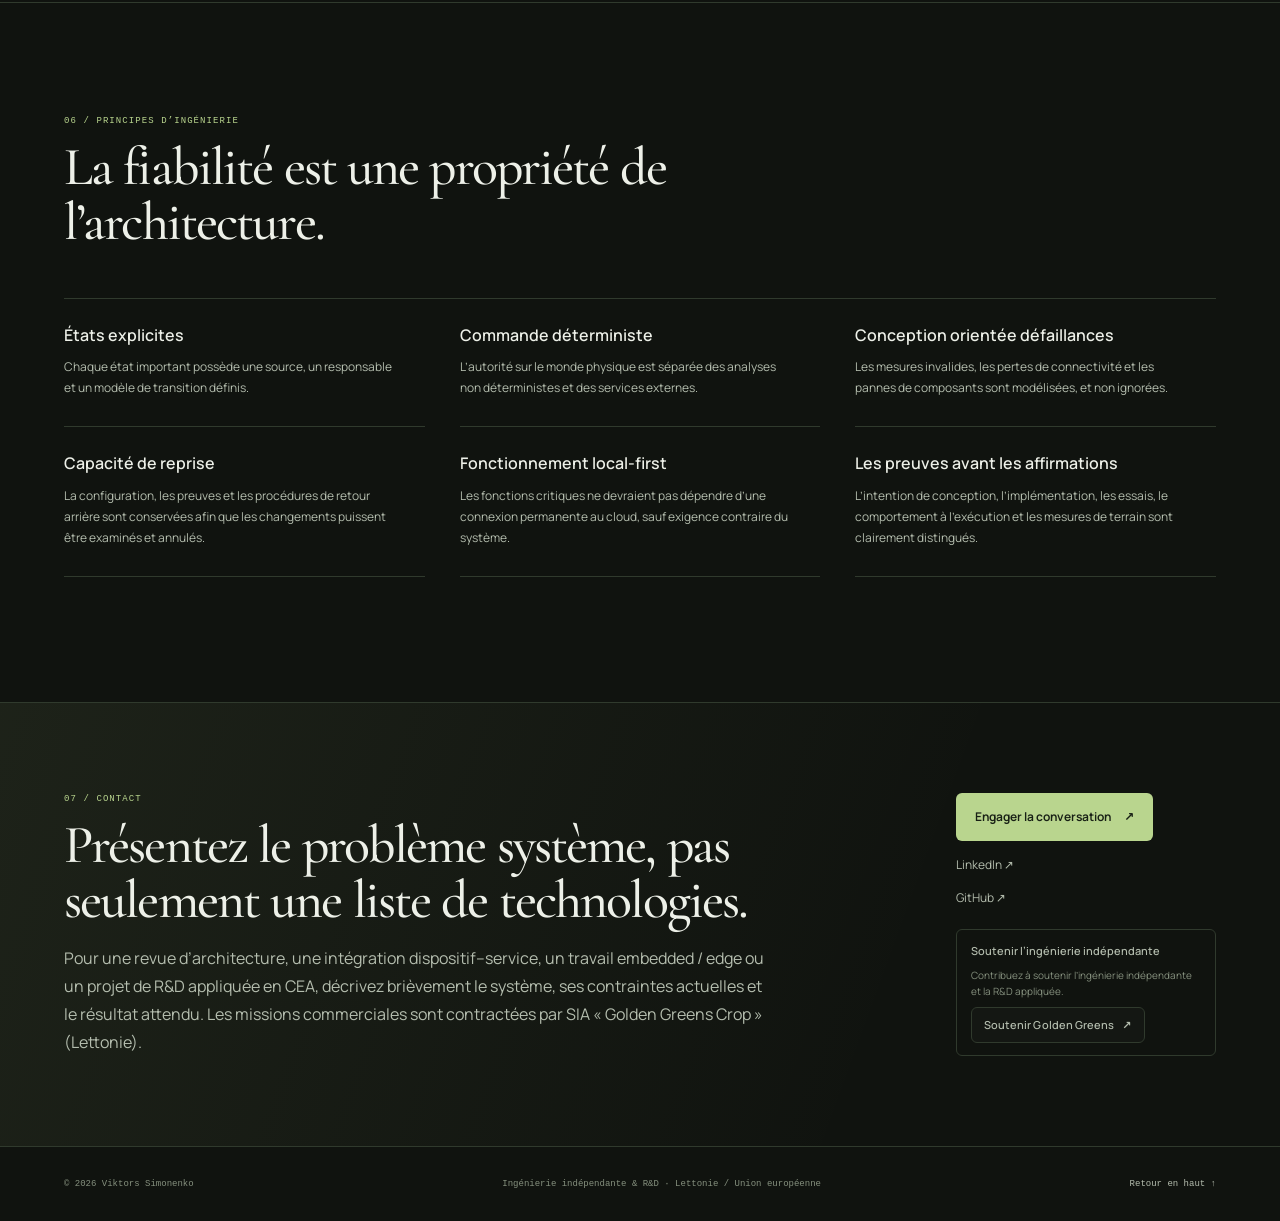
<file: fr/index.html>
<!doctype html>
<html lang="fr">
<head>
  <meta charset="utf-8">
  <meta name="viewport" content="width=device-width, initial-scale=1">
  <meta name="theme-color" content="#10130f">
  <link rel="icon" type="image/svg+xml" href="../assets/brand/golden-greens-crop-mark.svg" sizes="any">
  <link rel="preconnect" href="https://fonts.googleapis.com">
  <link rel="preconnect" href="https://fonts.gstatic.com" crossorigin>
  <link href="https://fonts.googleapis.com/css2?family=Bad+Script&family=Cormorant+Garamond:ital,wght@0,400;0,500;0,600;1,400;1,500&family=Manrope:wght@400;500;600;700&display=swap" rel="stylesheet">
  <link rel="stylesheet" href="../css/tokens.css">
  <link rel="stylesheet" href="../css/base.css">
  <link rel="stylesheet" href="../css/layout.css">
  <link rel="stylesheet" href="../css/components.css">
  <link rel="stylesheet" href="../css/responsive.css">
  <script src="../js/main.js" defer></script>
<!-- BEGIN MANAGED SEO: generated by landingpage-seo-kit -->
<title>Golden Greens Crop | Architecture de systèmes et intégration cyberphysique</title>
<meta name="description" content="Ingénieur indépendant en Lettonie. Architecture et intégration de systèmes cyberphysiques, électronique, systèmes embarqués, Linux et edge, automatisation et R&amp;D en CEA / AgTech.">
<meta name="robots" content="index,follow,max-image-preview:large">
<link rel="canonical" href="https://vitoog.github.io/Landingpage/fr/">
<meta name="author" content="Viktors Simonenko">
<meta property="og:type" content="website">
<meta property="og:site_name" content="Golden Greens Crop">
<meta property="og:locale" content="fr_FR">
<meta property="og:title" content="Golden Greens Crop | Architecture de systèmes et intégration cyberphysique">
<meta property="og:description" content="Ingénieur indépendant en Lettonie. Architecture et intégration de systèmes cyberphysiques, électronique, systèmes embarqués, Linux et edge, automatisation et R&amp;D en CEA / AgTech.">
<meta property="og:url" content="https://vitoog.github.io/Landingpage/fr/">
<meta name="twitter:card" content="summary">
<meta property="og:locale:alternate" content="en_US">
<meta property="og:locale:alternate" content="ru_RU">
<meta property="og:locale:alternate" content="es_ES">
<link rel="alternate" hreflang="en" href="https://vitoog.github.io/Landingpage/">
<link rel="alternate" hreflang="ru" href="https://vitoog.github.io/Landingpage/ru/">
<link rel="alternate" hreflang="es" href="https://vitoog.github.io/Landingpage/es/">
<link rel="alternate" hreflang="fr" href="https://vitoog.github.io/Landingpage/fr/">
<link rel="alternate" hreflang="x-default" href="https://vitoog.github.io/Landingpage/">
<script type="application/ld+json">
{
  "@context": "https://schema.org",
  "@graph": [
    {
      "@type": "WebSite",
      "@id": "https://vitoog.github.io/Landingpage/#website",
      "url": "https://vitoog.github.io/Landingpage/",
      "name": "Golden Greens Crop",
      "inLanguage": [
        "en",
        "es",
        "fr",
        "ru"
      ],
      "publisher": {
        "@id": "https://vitoog.github.io/Landingpage/#person"
      }
    },
    {
      "@type": "AboutPage",
      "@id": "https://vitoog.github.io/Landingpage/fr/#webpage",
      "url": "https://vitoog.github.io/Landingpage/fr/",
      "name": "Golden Greens Crop | Architecture de systèmes et intégration cyberphysique",
      "description": "Ingénieur indépendant en Lettonie. Architecture et intégration de systèmes cyberphysiques, électronique, systèmes embarqués, Linux et edge, automatisation et R&D en CEA / AgTech.",
      "inLanguage": "fr",
      "isPartOf": {
        "@id": "https://vitoog.github.io/Landingpage/#website"
      },
      "about": [
        {
          "@id": "https://vitoog.github.io/Landingpage/#person"
        },
        {
          "@id": "https://vitoog.github.io/Landingpage/#organization"
        }
      ]
    },
    {
      "@type": "Person",
      "@id": "https://vitoog.github.io/Landingpage/#person",
      "name": "Viktors Simonenko",
      "alternate_name": [
        "Виктор Симоненко",
        "VitoOG"
      ],
      "job_title": "Systems Architect & Integration Engineer",
      "description": "Independent systems architect and integration engineer working across cyber-physical systems, embedded and edge computing, OT/IT integration, industrial systems, CEA / AgTech R&D, and reliability engineering.",
      "same_as": [
        "https://github.com/VitoOG",
        "https://www.linkedin.com/in/viktors-simonenko"
      ],
      "knows_about": [
        "Cyber-physical systems engineering",
        "Systems architecture and integration",
        "Embedded systems and firmware",
        "Edge computing and local-first infrastructure",
        "Operational technology and information technology integration",
        "Industrial automation and data integration",
        "Deterministic control architecture",
        "Infrastructure security and DevSecOps",
        "Controlled-environment agriculture",
        "Reliability, fault isolation, and recovery engineering"
      ],
      "url": "https://vitoog.github.io/Landingpage/",
      "affiliation": {
        "@id": "https://vitoog.github.io/Landingpage/#organization"
      }
    },
    {
      "@type": "Organization",
      "@id": "https://vitoog.github.io/Landingpage/#organization",
      "name": "Golden Greens Crop",
      "legal_name": "SIA \"Golden Greens Crop\"",
      "founding_date": "2026-07-31",
      "registration_number": "40203766342",
      "description": "A Latvia-registered R&D company established to develop and validate cyber-physical systems.",
      "same_as": [
        "https://www.firmas.lv/lv/uznemumi/golden-greens-crop/40203766342",
        "https://company.lursoft.lv/lv/golden-greens-crop"
      ],
      "identifier": {
        "@type": "PropertyValue",
        "propertyID": "Latvian Enterprise Registration Number",
        "value": "40203766342"
      },
      "founder": {
        "@id": "https://vitoog.github.io/Landingpage/#person"
      }
    }
  ]
}
</script>
<!-- END MANAGED SEO -->
</head>
<body>
  <a class="skip-link" href="#main">Aller au contenu</a>
  <header class="site-header">
    <div class="header-inner">
      <a class="wordmark" href="#top" aria-label="Golden Greens Crop — accueil">
        <img class="wordmark-mark" src="../assets/brand/golden-greens-crop-mark.svg" alt="" width="42" height="42">
        <span class="wordmark-lockup"><span class="wordmark-name">GOLDEN GREENS CROP</span><span class="wordmark-subtitle">ENGINEERING &amp; R&amp;D</span></span>
      </a>
      <button class="nav-toggle" type="button" aria-expanded="false" aria-controls="primary-navigation"><span class="nav-toggle-lines" aria-hidden="true"></span><span class="visually-hidden">Ouvrir ou fermer la navigation</span></button>
      <nav class="primary-navigation" id="primary-navigation" aria-label="Navigation principale">
<a href="#profile">Profil</a>
<a href="#scope">Domaines d’intervention</a>
<a href="#services">Services</a>
<a href="services/">Catalogue complet</a>
<a href="#work">Projets sélectionnés</a>
<a href="#method">Méthode</a>
<a class="nav-contact" href="#contact">Contact <span aria-hidden="true">↗</span></a>
<div class="language-switch" aria-label="Sélection de la langue">
          <a class="language-option" href="../" lang="en" hreflang="en">EN</a>
          <a class="language-option" href="../ru/" lang="ru" hreflang="ru">RU</a>
          <a class="language-option" href="../es/" lang="es" hreflang="es">ES</a>
          <a class="language-option is-active" href="./" lang="fr" aria-current="page">FR</a>
        </div>
</nav>
    </div>
  </header>
  <main id="main">
    <section class="hero section-shell" id="top" aria-labelledby="hero-title">
      <div class="hero-copy">
        <p class="eyebrow"><span class="eyebrow-mark" aria-hidden="true"></span> INGÉNIERIE INDÉPENDANTE · R&amp;D · LETTONIE / UNION EUROPÉENNE</p>
        <h1 id="hero-title">Relier les mondes <span class="text-accent">physique</span> et numérique pour en faire un système cohérent.</h1>
        <p class="hero-role">Architecte de systèmes &amp; intégrateur · Systèmes cyberphysiques</p>
        <p class="hero-lead">Je travaille à l’interface des équipements physiques, de l’électronique, des systèmes embarqués, de l’automatisation, de Linux et de l’edge computing, des logiciels et des processus biologiques. Mon objectif : comprendre le système dans son ensemble, relier ses composants et transformer l’architecture en solutions testables et vérifiables.</p>
        <div class="hero-actions"><a class="button button-primary" href="#work">Découvrir les projets <span aria-hidden="true">↗</span></a><a class="text-link" href="#contact">Échanger sur une collaboration <span aria-hidden="true">↓</span></a></div>
        <div class="hero-tags" aria-label="Domaines principaux"><span>Systèmes cyberphysiques</span><span>Embedded &amp; edge</span><span>Automatisation &amp; IoT</span><span>CEA / AgTech</span></div>
      </div>
      <div class="hero-visual" aria-label="Modèle conceptuel d’intégration cyberphysique">
        <div class="visual-topline"><span>MODÈLE D’INTÉGRATION</span><span class="visual-index">SYS / 001</span></div>
        <div class="system-diagram"><div class="system-column">
          <div class="system-node node-physical"><span class="node-index">01</span><span><strong>Processus physique</strong><small>Équipements · environnement · matériaux</small></span></div><div class="diagram-link" aria-hidden="true"></div>
          <div class="system-node"><span class="node-index">02</span><span><strong>Capteurs &amp; interfaces</strong><small>Dispositifs · signaux · acquisition</small></span></div><div class="diagram-link" aria-hidden="true"></div>
          <div class="system-node"><span class="node-index">03</span><span><strong>Validation &amp; état</strong><small>Qualité · contexte · traçabilité</small></span></div><div class="diagram-link" aria-hidden="true"></div>
          <div class="system-node node-control"><span class="node-index">04</span><span><strong>Commande déterministe</strong><small>Règles · états · contrôleur</small></span></div><div class="diagram-link" aria-hidden="true"></div>
          <div class="system-node"><span class="node-index">05</span><span><strong>Limites de sécurité</strong><small>Interverrouillages · limites · autorisations</small></span></div><div class="diagram-link" aria-hidden="true"></div>
          <div class="system-node node-physical"><span class="node-index">06</span><span><strong>Actionneurs &amp; retour</strong><small>Sorties · réponse observée</small></span></div>
        </div><aside class="advisory-node"><span class="advisory-label">COUCHE D’ASSISTANCE</span><strong>Analyse / IA</strong><p>Analyse, prévisions et recommandations.</p><div class="advisory-rule"><span aria-hidden="true">↘</span> Proposition uniquement</div><small>Les actions physiques restent sous l’autorité d’une commande déterministe validée et de mécanismes de sécurité indépendants.</small></aside></div>
        <div class="visual-caption"><span>PHYSIQUE → NUMÉRIQUE → RÉPONSE MAÎTRISÉE</span><span>MODÈLE D’ARCHITECTURE</span></div>
      </div>
    </section>
<section class="content-section section-shell" id="profile" aria-labelledby="profile-title"><div class="section-heading"><p class="eyebrow">01 / PROFIL</p><h2 id="profile-title">L’ingénierie système au croisement de plusieurs disciplines.</h2><p class="section-summary">Architecte de systèmes et intégrateur indépendant basé en Lettonie. J’interviens sur des équipements physiques, des systèmes embarqués, des infrastructures et des logiciels.</p></div><p>Je travaille sur des systèmes où le matériel, l’électronique, le firmware, les réseaux, l’infrastructure Linux, les logiciels et les processus physiques doivent fonctionner comme un ensemble cohérent. Je commence par comprendre le contexte d’exploitation, les contraintes et les composants existants, plutôt que d’imposer une technologie à l’avance.</p><p>Mon environnement professionnel comprend également le secteur des ascenseurs et des plateformes élévatrices, via une entreprise familiale disposant d’installations en service et entretenues ainsi que de fournisseurs européens établis. Mon rôle consiste à analyser les exigences et les interfaces du système, puis à intégrer des composants éprouvés lorsque cela est pertinent — et non à redévelopper des systèmes de commande d’ascenseurs qui existent déjà.</p></section>
<section class="content-section section-shell" id="scope" aria-labelledby="scope-title"><div class="section-heading"><p class="eyebrow">02 / DOMAINES D’INGÉNIERIE</p><h2 id="scope-title">Travailler sur l’ensemble du système, pas sur une seule couche.</h2><p class="section-summary">Le périmètre exact dépend des équipements, des interfaces, des contraintes et des éléments de preuve disponibles. Voici les domaines d’ingénierie que je réunis dans une même démarche.</p></div><div class="scope-grid"><article class="scope-item"><span class="item-number">01</span><h3>Architecture et intégration des systèmes</h3><p>Exigences, limites du système, contrats d’interface, dépendances, risques d’intégration et conception de l’état cible.</p></article><article class="scope-item"><span class="item-number">02</span><h3>Systèmes embarqués et edge</h3><p>Intégration des microcontrôleurs aux nœuds edge, responsabilités de l’exécution locale, communication avec les dispositifs et conception adaptée aux ressources disponibles.</p></article><article class="scope-item"><span class="item-number">03</span><h3>Intégration des données industrielles</h3><p>Flux de données des capteurs et contrôleurs, passerelles, modèles de télémétrie, hypothèses de connectivité et gestion des défaillances.</p></article><article class="scope-item"><span class="item-number">04</span><h3>Instrumentation CEA / AgTech</h3><p>Architecture de mesure de l’environnement et de la zone racinaire, inventaire des capteurs, planification de l’étalonnage et traçabilité des expériences.</p></article><article class="scope-item"><span class="item-number">05</span><h3>Fiabilité et reprise</h3><p>États explicites, isolement des défaillances, fonctionnement dégradé, observabilité, configuration reproductible et procédures de reprise.</p></article><article class="scope-item"><span class="item-number">06</span><h3>Infrastructure local-first</h3><p>Services Linux et edge, traitement local des données, connectivité sécurisée et fonctionnement sans dépendance à une connexion permanente au cloud.</p></article></div></section>
<section class="services-section" id="services" aria-labelledby="services-title"><div class="section-shell content-section"><div class="section-heading"><p class="eyebrow">03 / SERVICES D’INGÉNIERIE</p><h2 id="services-title">Partir d’un problème d’ingénierie clairement défini.</h2><p class="section-summary">Des prestations ciblées pour les équipes industrielles, les intégrateurs de systèmes, les entreprises hardware et les projets de R&D appliquée.</p></div><div class="service-list"><article class="service-card service-featured"><div class="service-meta"><span>OFFRE A</span><span class="service-type">ÉVALUATION</span></div><div class="service-content"><div><h3>Évaluation de l’architecture et de l’intégration des systèmes</h3><p>Pour les systèmes dont les composants existent déjà, mais où les interfaces, les dépendances, les exigences ou les limites de défaillance ne sont pas suffisamment définies.</p></div><div class="deliverables"><h4>Livrables habituels</h4><ul><li>Contexte du système et cartographie des interfaces</li><li>Revue des exigences et de l’intégration</li><li>Constats étayés par des preuves et registre des risques</li><li>Architecture cible et priorités de vérification</li></ul></div></div><div class="diagnostic-strip"><div><span class="diagnostic-label">PREMIÈRE PRESTATION</span><strong>Diagnostic d’intégration dispositif–service</strong><p>Un parcours d’intégration défini · revue en lecture seule · jusqu’à 6 heures · livraison sous 3 jours ouvrés après réception des éléments convenus.</p></div><div class="diagnostic-price"><strong>€400</strong><span>hors taxes applicables</span></div></div><p class="scope-note">Le diagnostic n’inclut ni modification en production, ni mise en service du matériel, ni correction garantie. Le périmètre et les éléments nécessaires sont convenus avant le démarrage.</p></article><article class="service-card"><div class="service-meta"><span>OFFRE B</span><span class="service-type">CONCEPTION</span></div><div class="service-content"><div><h3>Conception de l’intégration des données industrielles IoT / OT–IT</h3><p>Pour les équipes qui ont besoin d’une chaîne claire et maintenable reliant les capteurs ou contrôleurs à la supervision locale, aux services de données ou aux applications de niveau supérieur.</p></div><div class="deliverables"><h4>Livrables habituels</h4><ul><li>Cartographie du flux de données du dispositif au service</li><li>Responsabilités des passerelles et des interfaces</li><li>Modèle de télémétrie et contrat de données</li><li>Plan de connectivité, de gestion des défaillances et de test</li></ul></div></div></article><article class="service-card"><div class="service-meta"><span>OFFRE C</span><span class="service-type">R&D APPLIQUÉE</span></div><div class="service-content"><div><h3>Instrumentation et validation CEA / AgTech</h3><p>Pour les projets de serre, d’agriculture en environnement contrôlé et de R&D agricole qui nécessitent des mesures fiables avant l’automatisation ou toute conclusion biologique.</p></div><div class="deliverables"><h4>Livrables habituels</h4><ul><li>Architecture de mesure et inventaire des capteurs</li><li>Plan d’étalonnage et d’échantillonnage</li><li>Schéma de données et traçabilité des mesures</li><li>Protocole pilote de mesure et revue de la qualité des données</li></ul></div></div></article></div><p class="services-footnote">La mise en œuvre, les travaux matériels et la mise en service font l’objet d’un périmètre distinct, défini après clarification des contraintes, des responsabilités et des critères d’acceptation.</p><div class="catalog-home-cta"><a class="button button-primary" href="services/">Voir les 33 prestations d’ingénierie ↗</a></div></div></section>
<section class="content-section section-shell" id="method" aria-labelledby="method-title"><div class="section-heading"><p class="eyebrow">04 / MÉTHODE D’INGÉNIERIE</p><h2 id="method-title">Comprendre le système avant de le modifier.</h2><p class="section-summary">Une démarche délimitée et fondée sur les preuves. Chaque étape produit un résultat vérifiable et une décision claire sur la suite.</p></div><ol class="method-steps"><li><span class="step-number">01</span><div><h3>Observer</h3><p>Examiner le système existant, les sources, les interfaces, le contexte d’exploitation et les mesures disponibles.</p></div></li><li><span class="step-number">02</span><div><h3>Spécifier</h3><p>Clarifier les exigences, les hypothèses, les responsabilités, les contraintes, les critères d’acceptation et les inconnues.</p></div></li><li><span class="step-number">03</span><div><h3>Architecturer</h3><p>Définir les limites du système, les flux de données et de commande, les états de défaillance, les responsabilités de sécurité et les options de reprise.</p></div></li><li><span class="step-number">04</span><div><h3>Intégrer</h3><p>Mettre en œuvre ou relier uniquement les composants et interfaces convenus, en gardant les changements vérifiables.</p></div></li><li><span class="step-number">05</span><div><h3>Vérifier</h3><p>Confronter le comportement attendu aux éléments de preuve, y compris les entrées invalides et les scénarios de fonctionnement dégradé.</p></div></li></ol><div class="principle-line"><span>PRINCIPE DE FONCTIONNEMENT</span><strong>L’IA peut analyser et recommander. La commande déterministe et les mécanismes de sécurité indépendants conservent l’autorité sur l’actionnement physique.</strong></div></section>
<section class="work-section" id="work" aria-labelledby="work-title"><div class="section-shell content-section"><div class="section-heading"><p class="eyebrow">05 / PROJETS SÉLECTIONNÉS</p><h2 id="work-title">Ingénierie appliquée et R&D indépendante.</h2><p class="section-summary">Il s’agit d’initiatives d’ingénierie en cours, et non de déclarations de déploiements clients achevés ou de produits certifiés. Leur niveau de maturité et les preuves disponibles sont explicités.</p></div><div class="work-grid"><article class="work-card"><div class="work-card-top"><span>ENTREPRISE / R&D APPLIQUÉE</span><span class="maturity maturity-prototype">PROTOTYPES DE SOUS-SYSTÈMES</span></div><h3>SIA « Golden Greens Crop »</h3><p class="work-subtitle">Systèmes cyberphysiques intégrés pour CEA / AgTech</p><p>Recherche et développement de systèmes cyberphysiques intégrés pour l’agriculture en environnement contrôlé. Le travail associe instrumentation environnementale, systèmes embarqués, logiciels locaux, infrastructure de données et automatisation déterministe.</p><div class="work-evidence"><strong>État actuel du développement</strong><p>Architecture système et développement matériel/logiciel au niveau des sous-systèmes. La validation d’un cycle complet de culture et le déploiement d’une installation commerciale ne sont pas revendiqués. Entreprise fondée par Viktors Simonenko.</p></div></article><article class="work-card"><div class="work-card-top"><span>PRODUIT NUMÉRIQUE</span><span class="maturity">DÉMO WEB DISPONIBLE</span></div><h3>Golden Greens Spatial Product System</h3><p class="work-subtitle">Configurateur 3D interactif</p><p>Application web permettant d’explorer dans le navigateur des modèles 3D de modules et de structures de culture. Elle démontre la configuration spatiale et la visualisation du produit.</p><div class="work-evidence"><strong>Limites de la démonstration</strong><p>La démo web présente uniquement le configurateur numérique ; elle ne prouve ni la fabrication, ni l’installation, ni la validation physique d’un système de culture.</p></div><a class="work-link" href="https://vitoog.github.io/golden-greens-spatial-system/" target="_blank" rel="noopener noreferrer">Ouvrir le configurateur 3D <span aria-hidden="true">↗</span></a></article><article class="work-card"><div class="work-card-top"><span>R&D INDÉPENDANTE</span><span class="maturity">DÉVELOPPEMENT ACTIF</span></div><h3>ERICA OS</h3><p class="work-subtitle">Architecture CPS / Edge local-first</p><p>Architecture et environnement d’ingénierie en évolution, axés sur les états explicites, le fonctionnement local, la télémétrie, les frontières d’intégration, la reprise et la séparation entre analyse consultative et commande déterministe.</p><div class="work-evidence"><strong>Limites des preuves actuelles</strong><p>L’architecture et l’implémentation sont en cours. Le projet n’est pas présenté comme une plateforme prête pour la production ou certifiée.</p></div></article><article class="work-card"><div class="work-card-top"><span>CADRE D’INGÉNIERIE</span><span class="maturity">DÉVELOPPEMENT ACTIF</span></div><h3>Sovereign Engineering Platform</h3><p class="work-subtitle">Contrats d’architecture / gestion des preuves</p><p>Cadre public d’ingénierie permettant de structurer les limites des systèmes, les exigences, les preuves, l’état de vérification et les décisions techniques traçables.</p><div class="work-evidence"><strong>Limites des preuves actuelles</strong><p>L’architecture, la documentation et l’implémentation de soutien continuent d’évoluer. Le dépôt n’est pas présenté comme un produit commercial achevé ni certifié de manière indépendante.</p></div><a class="work-link" href="https://github.com/VitoOG/sovereign-engineering-platform" target="_blank" rel="noopener noreferrer">Voir le dépôt <span aria-hidden="true">↗</span></a></article></div></div></section>
<section class="content-section section-shell principles-section" id="principles" aria-labelledby="principles-title"><div class="section-heading"><p class="eyebrow">06 / PRINCIPES D’INGÉNIERIE</p><h2 id="principles-title">La fiabilité est une propriété de l’architecture.</h2></div><div class="principles-grid"><div><h3>États explicites</h3><p>Chaque état important possède une source, un responsable et un modèle de transition définis.</p></div><div><h3>Commande déterministe</h3><p>L’autorité sur le monde physique est séparée des analyses non déterministes et des services externes.</p></div><div><h3>Conception orientée défaillances</h3><p>Les mesures invalides, les pertes de connectivité et les pannes de composants sont modélisées, et non ignorées.</p></div><div><h3>Capacité de reprise</h3><p>La configuration, les preuves et les procédures de retour arrière sont conservées afin que les changements puissent être examinés et annulés.</p></div><div><h3>Fonctionnement local-first</h3><p>Les fonctions critiques ne devraient pas dépendre d’une connexion permanente au cloud, sauf exigence contraire du système.</p></div><div><h3>Les preuves avant les affirmations</h3><p>L’intention de conception, l’implémentation, les essais, le comportement à l’exécution et les mesures de terrain sont clairement distingués.</p></div></div></section>
<section class="contact-section" id="contact" aria-labelledby="contact-title"><div class="section-shell contact-inner"><div><p class="eyebrow">07 / CONTACT</p><h2 id="contact-title">Présentez le problème système, pas seulement une liste de technologies.</h2><p>Pour une revue d’architecture, une intégration dispositif–service, un travail embedded / edge ou un projet de R&D appliquée en CEA, décrivez brièvement le système, ses contraintes actuelles et le résultat attendu. Les missions commerciales sont contractées par SIA « Golden Greens Crop » (Lettonie).</p></div><div class="contact-actions"><a class="button button-primary" href="mailto:viksim1221@gmail.com?subject=Demande%20de%20projet%20d%E2%80%99ing%C3%A9nierie">Engager la conversation <span aria-hidden="true">↗</span></a><a href="https://www.linkedin.com/in/viktors-simonenko" target="_blank" rel="noopener noreferrer">LinkedIn <span aria-hidden="true">↗</span></a><a href="https://github.com/VitoOG" target="_blank" rel="noopener noreferrer">GitHub <span aria-hidden="true">↗</span></a><div class="support-card"><h3>Soutenir l’ingénierie indépendante</h3><p>Contribuez à soutenir l’ingénierie indépendante et la R&D appliquée.</p><a class="button button-support" href="https://buymeacoffee.com/goldengreens" target="_blank" rel="noopener noreferrer">Soutenir Golden Greens <span aria-hidden="true">↗</span></a></div></div></div></section>
</main>
  <footer class="site-footer"><div class="section-shell footer-inner"><span>© <span id="current-year">2026</span> Viktors Simonenko</span><span>Ingénierie indépendante &amp; R&amp;D · Lettonie / Union européenne</span><a href="#top">Retour en haut ↑</a></div></footer>
</body>
</html>
</file>
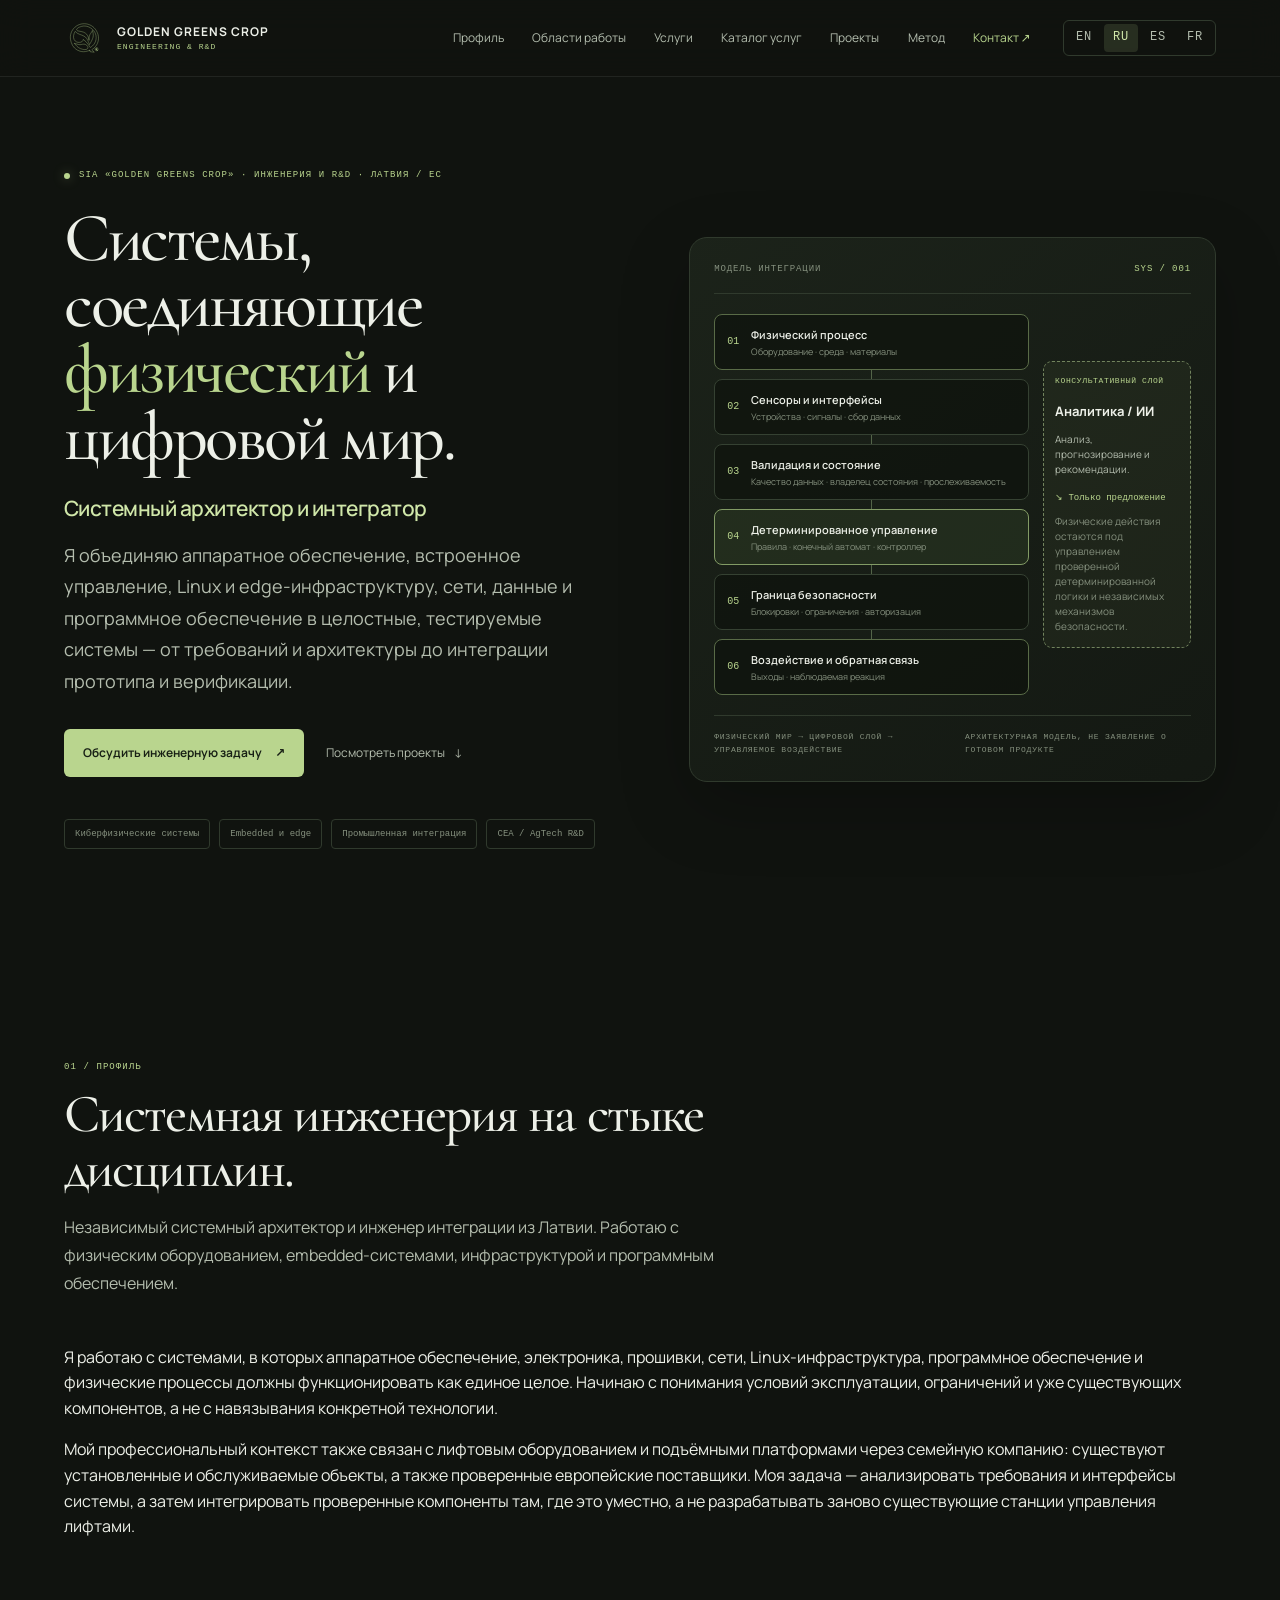
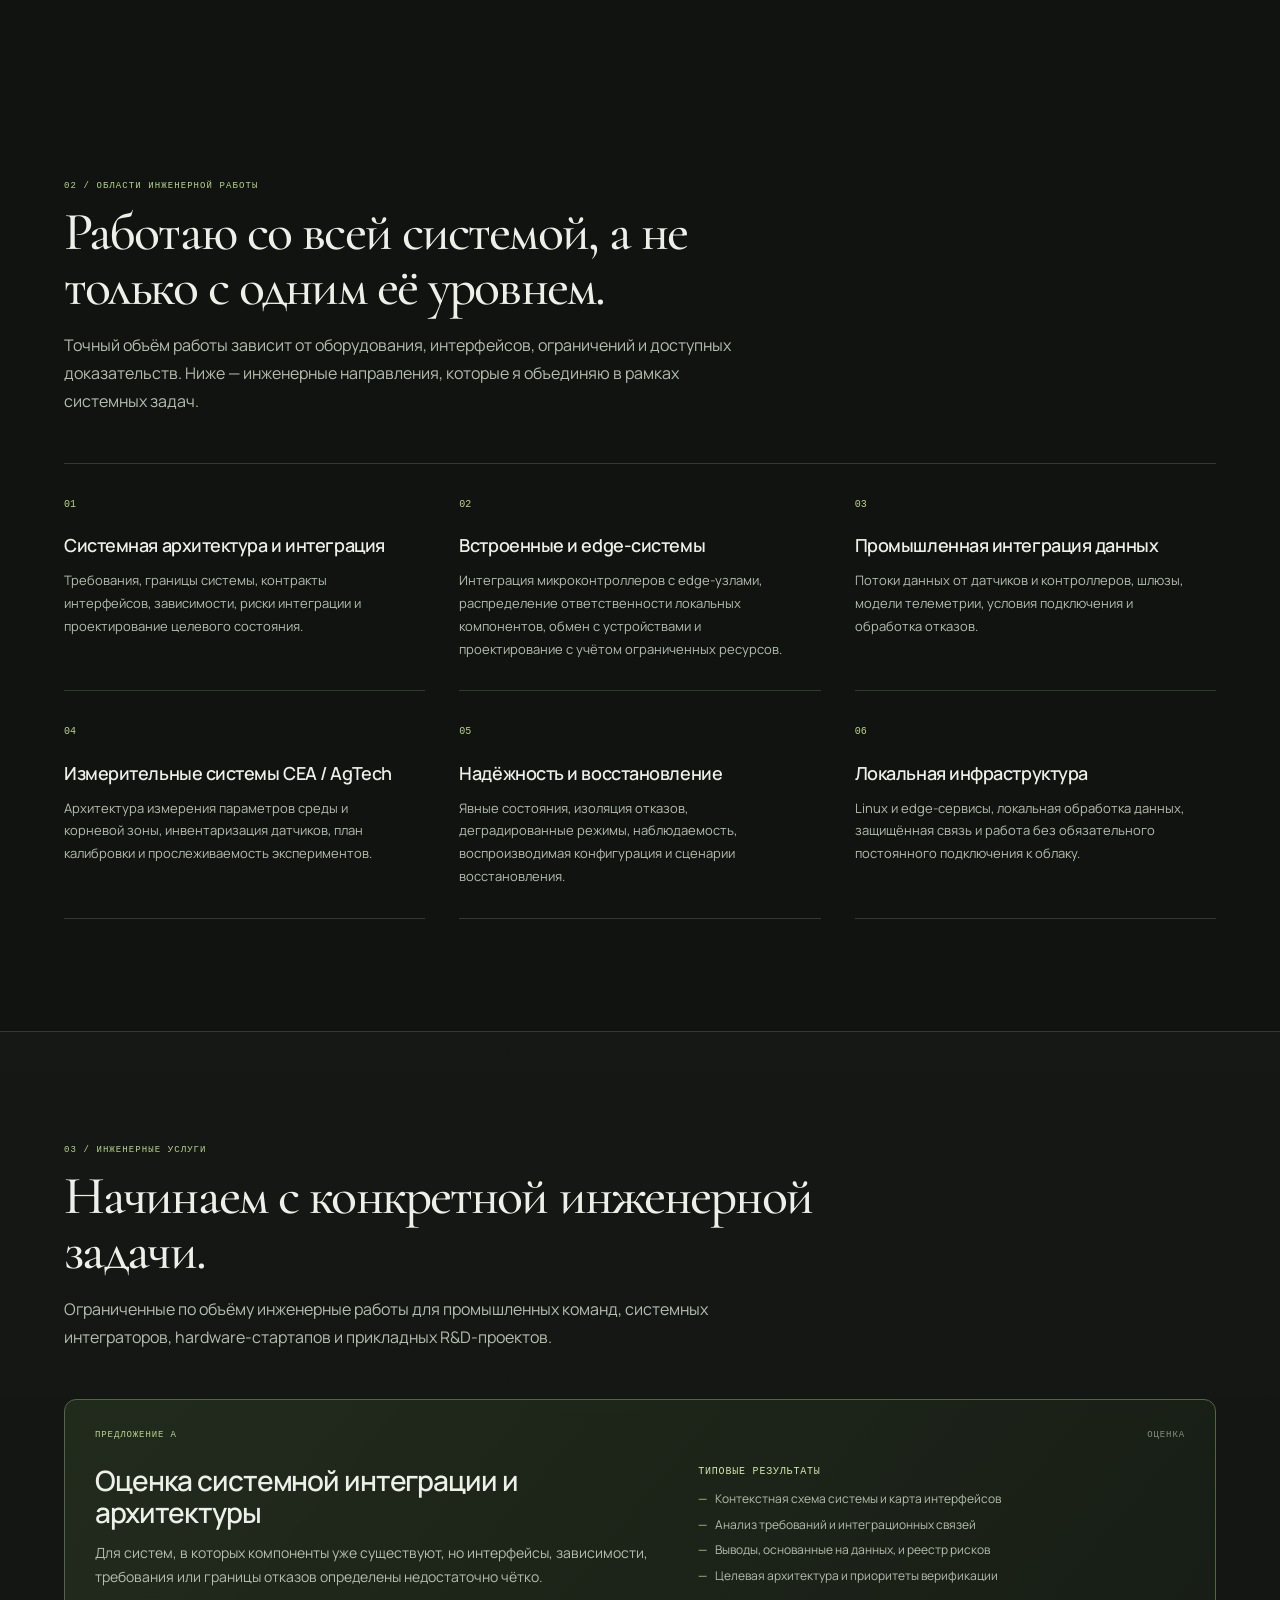
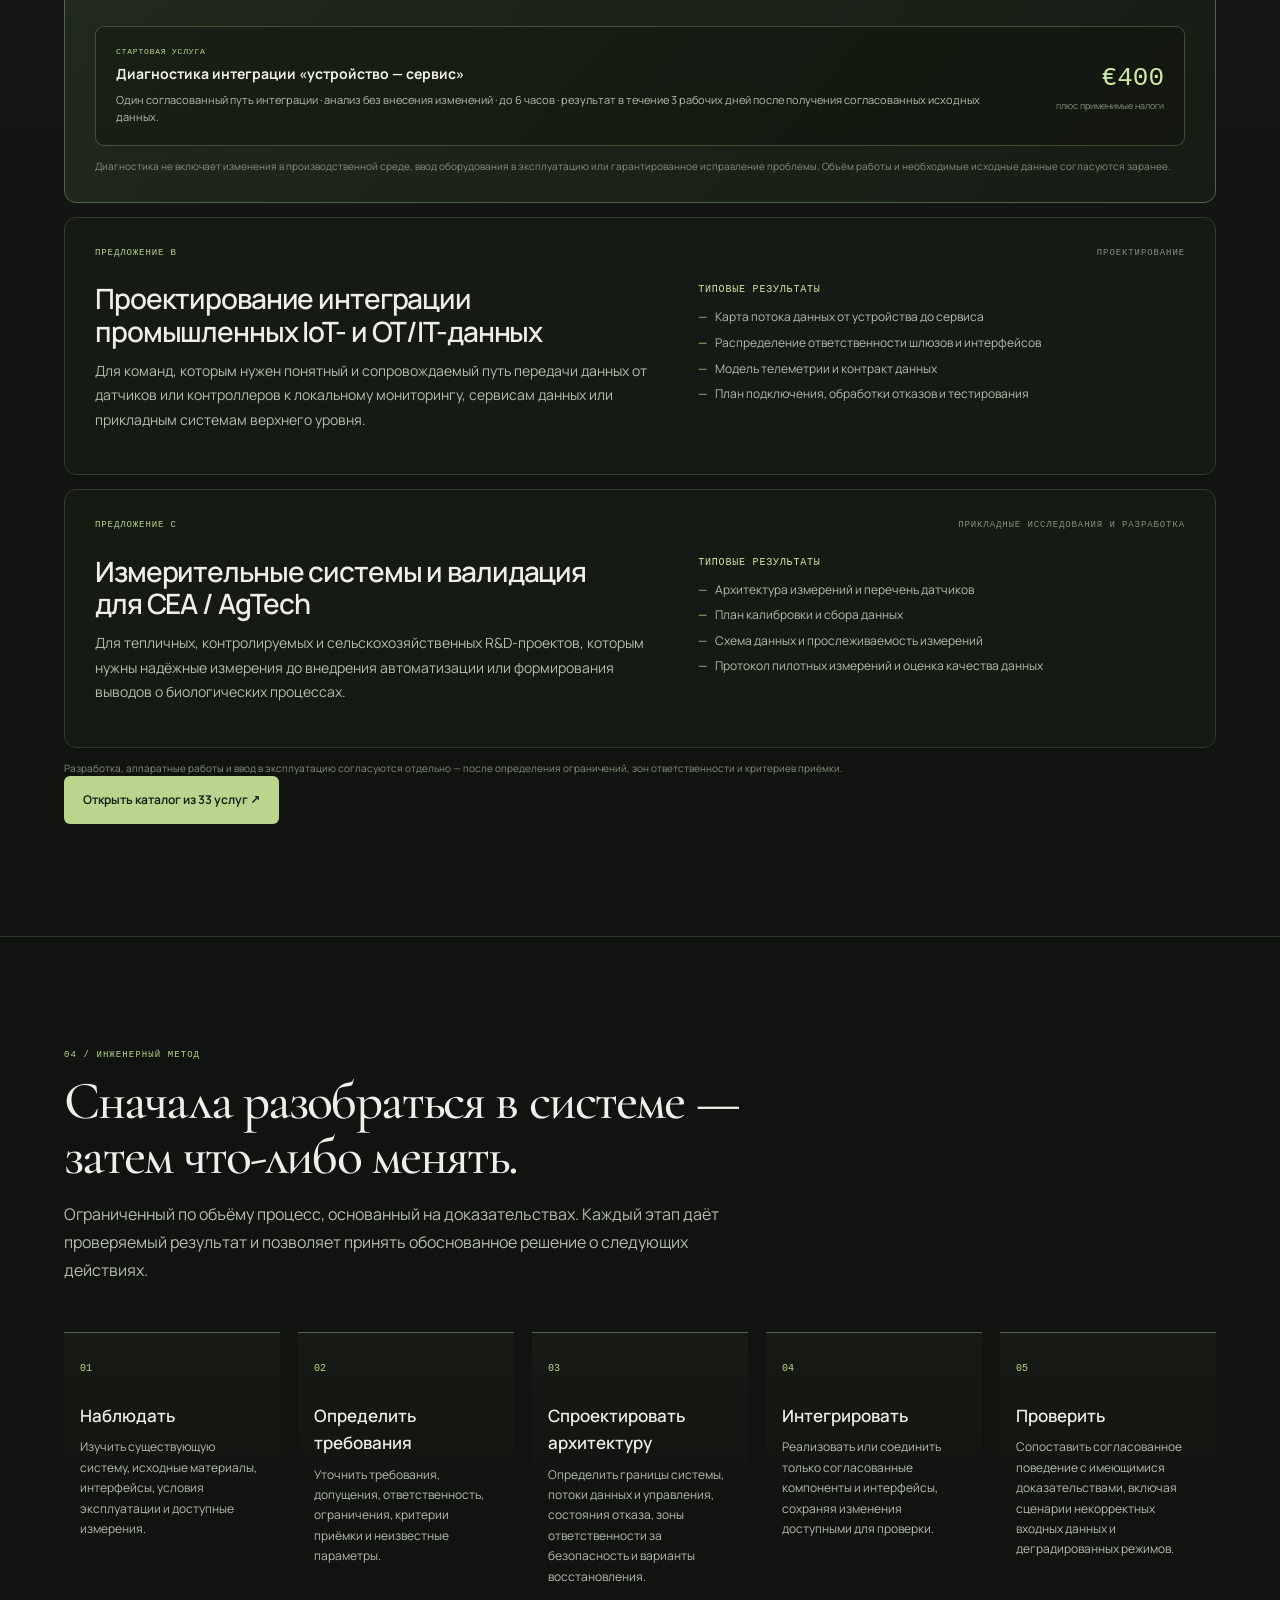
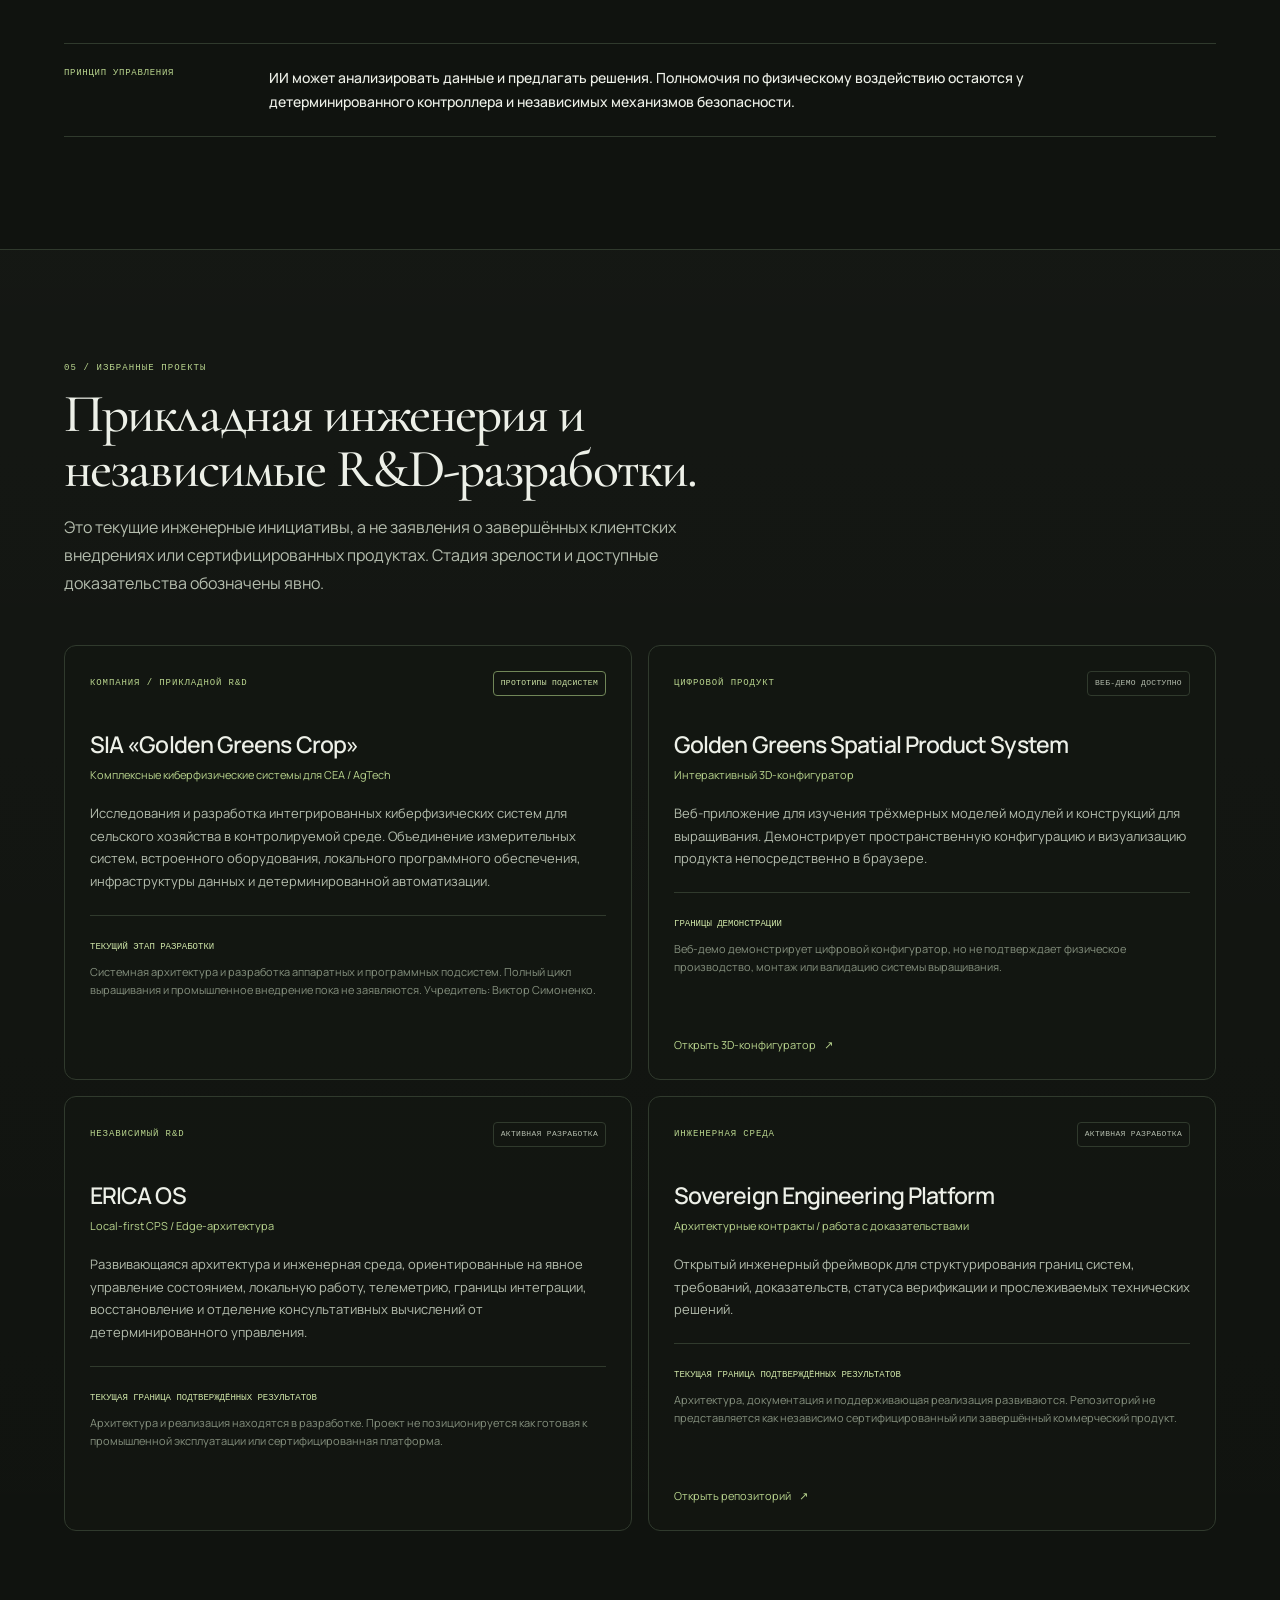
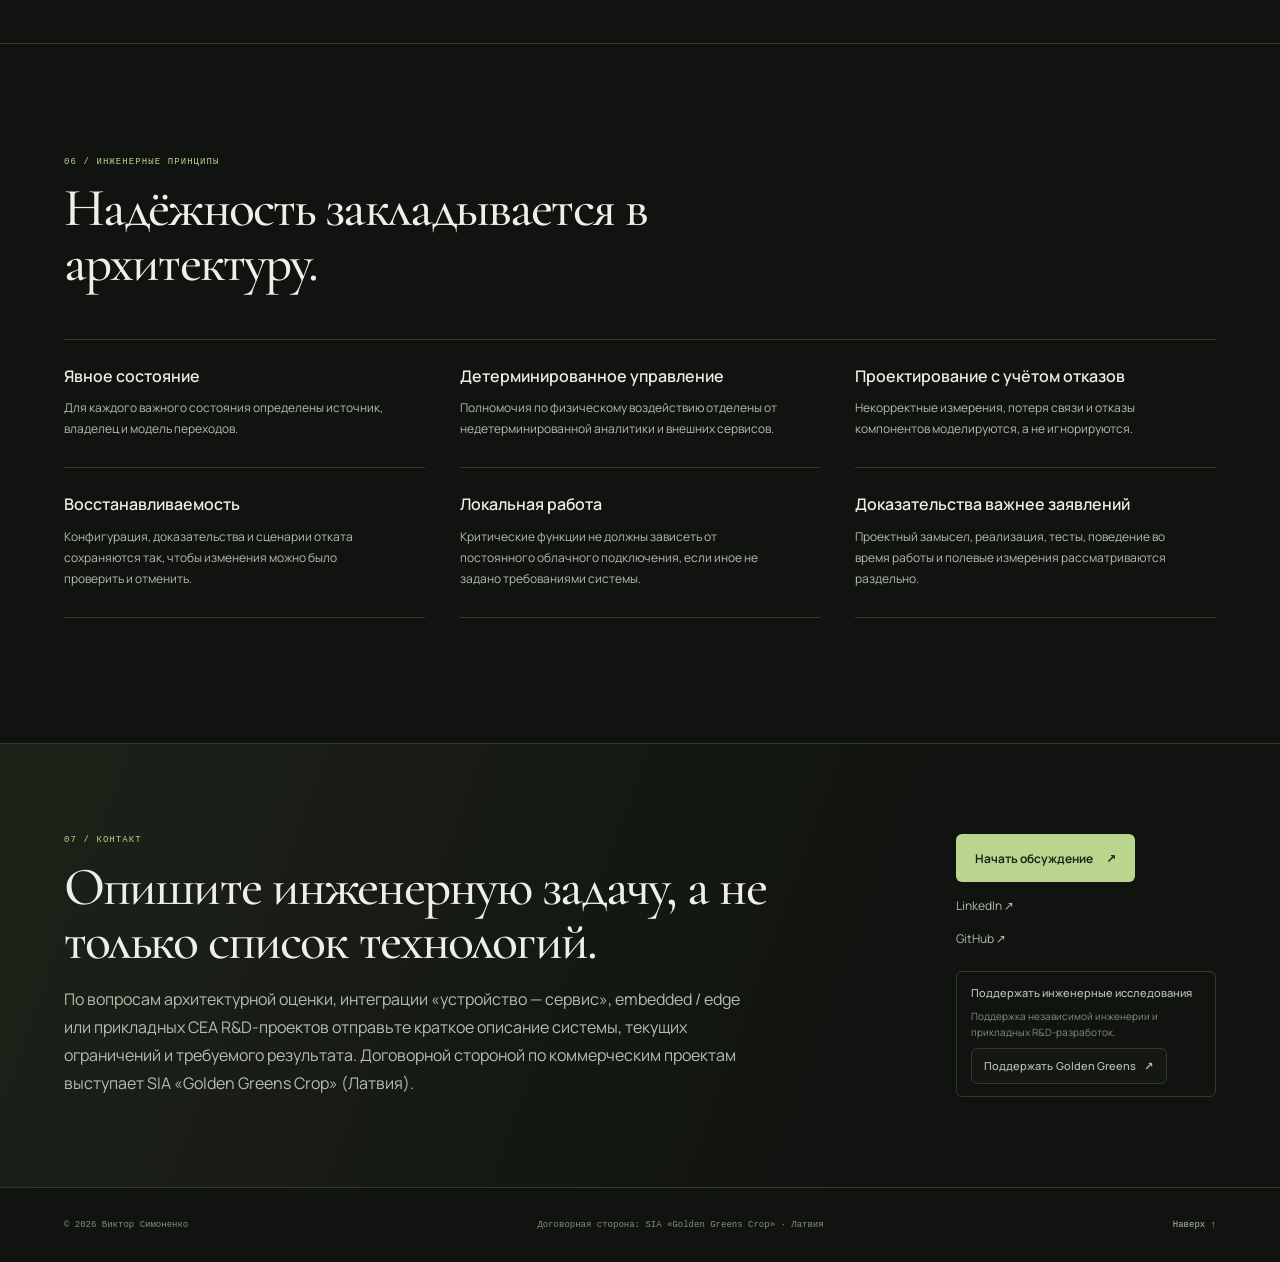
<file: ru/index.html>
<!doctype html>
<html lang="ru">
<head>
  <meta charset="utf-8">
  <meta name="viewport" content="width=device-width, initial-scale=1">
  <meta name="theme-color" content="#10130f">
  <link rel="icon" type="image/svg+xml" href="../assets/brand/golden-greens-crop-mark.svg" sizes="any">
  <link rel="preconnect" href="https://fonts.googleapis.com">
  <link rel="preconnect" href="https://fonts.gstatic.com" crossorigin>
  <link href="https://fonts.googleapis.com/css2?family=Bad+Script&family=Cormorant+Garamond:ital,wght@0,400;0,500;0,600;1,400;1,500&family=Manrope:wght@400;500;600;700&display=swap" rel="stylesheet">
  <link rel="stylesheet" href="../css/tokens.css">
  <link rel="stylesheet" href="../css/base.css">
  <link rel="stylesheet" href="../css/layout.css">
  <link rel="stylesheet" href="../css/components.css">
  <link rel="stylesheet" href="../css/responsive.css">
  <script src="../js/main.js" defer></script>

<!-- BEGIN MANAGED SEO: generated by landingpage-seo-kit -->
<title>Golden Greens Crop | Системный архитектор и инженер интеграции</title>
<meta name="description" content="Независимый системный архитектор и инженер интеграции в Латвии. Киберфизические системы, embedded и edge-инфраструктура, промышленные системы и R&amp;D в CEA / AgTech.">
<meta name="robots" content="index,follow,max-image-preview:large">
<link rel="canonical" href="https://vitoog.github.io/Landingpage/ru/">
<meta name="author" content="Viktors Simonenko">
<meta property="og:type" content="website">
<meta property="og:site_name" content="Golden Greens Crop">
<meta property="og:locale" content="ru_RU">
<meta property="og:title" content="Golden Greens Crop | Системный архитектор и инженер интеграции">
<meta property="og:description" content="Независимый системный архитектор и инженер интеграции в Латвии. Киберфизические системы, embedded и edge-инфраструктура, промышленные системы и R&amp;D в CEA / AgTech.">
<meta property="og:url" content="https://vitoog.github.io/Landingpage/ru/">
<meta name="twitter:card" content="summary">
<meta property="og:locale:alternate" content="en_US">
<meta property="og:locale:alternate" content="es_ES">
<meta property="og:locale:alternate" content="fr_FR">
<link rel="alternate" hreflang="en" href="https://vitoog.github.io/Landingpage/">
<link rel="alternate" hreflang="ru" href="https://vitoog.github.io/Landingpage/ru/">
<link rel="alternate" hreflang="es" href="https://vitoog.github.io/Landingpage/es/">
<link rel="alternate" hreflang="fr" href="https://vitoog.github.io/Landingpage/fr/">
<link rel="alternate" hreflang="x-default" href="https://vitoog.github.io/Landingpage/">
<script type="application/ld+json">
{
  "@context": "https://schema.org",
  "@graph": [
    {
      "@type": "WebSite",
      "@id": "https://vitoog.github.io/Landingpage/#website",
      "url": "https://vitoog.github.io/Landingpage/",
      "name": "Golden Greens Crop",
      "inLanguage": [
        "en",
        "es",
        "fr",
        "ru"
      ],
      "publisher": {
        "@id": "https://vitoog.github.io/Landingpage/#person"
      }
    },
    {
      "@type": "WebPage",
      "@id": "https://vitoog.github.io/Landingpage/ru/#webpage",
      "url": "https://vitoog.github.io/Landingpage/ru/",
      "name": "Golden Greens Crop | Системный архитектор и инженер интеграции",
      "description": "Независимый системный архитектор и инженер интеграции в Латвии. Киберфизические системы, embedded и edge-инфраструктура, промышленные системы и R&D в CEA / AgTech.",
      "inLanguage": "ru",
      "isPartOf": {
        "@id": "https://vitoog.github.io/Landingpage/#website"
      },
      "about": [
        {
          "@id": "https://vitoog.github.io/Landingpage/#person"
        },
        {
          "@id": "https://vitoog.github.io/Landingpage/#organization"
        }
      ],
      "mainEntity": {
        "@id": "https://vitoog.github.io/Landingpage/#person"
      }
    },
    {
      "@type": "Person",
      "@id": "https://vitoog.github.io/Landingpage/#person",
      "name": "Viktors Simonenko",
      "alternate_name": [
        "Виктор Симоненко",
        "VitoOG"
      ],
      "job_title": "Systems Architect & Integration Engineer",
      "description": "Independent systems architect and integration engineer working across cyber-physical systems, embedded and edge computing, OT/IT integration, industrial systems, CEA / AgTech R&D, and reliability engineering.",
      "same_as": [
        "https://github.com/VitoOG",
        "https://www.linkedin.com/in/viktors-simonenko"
      ],
      "knows_about": [
        "Cyber-physical systems engineering",
        "Systems architecture and integration",
        "Embedded systems and firmware",
        "Edge computing and local-first infrastructure",
        "Operational technology and information technology integration",
        "Industrial automation and data integration",
        "Deterministic control architecture",
        "Infrastructure security and DevSecOps",
        "Controlled-environment agriculture",
        "Reliability, fault isolation, and recovery engineering"
      ],
      "url": "https://vitoog.github.io/Landingpage/",
      "affiliation": {
        "@id": "https://vitoog.github.io/Landingpage/#organization"
      }
    },
    {
      "@type": "Organization",
      "@id": "https://vitoog.github.io/Landingpage/#organization",
      "name": "Golden Greens Crop",
      "legal_name": "SIA \"Golden Greens Crop\"",
      "founding_date": "2026-07-31",
      "registration_number": "40203766342",
      "description": "A Latvia-registered R&D company established to develop and validate cyber-physical systems.",
      "same_as": [
        "https://www.firmas.lv/lv/uznemumi/golden-greens-crop/40203766342",
        "https://company.lursoft.lv/lv/golden-greens-crop"
      ],
      "identifier": {
        "@type": "PropertyValue",
        "propertyID": "Latvian Enterprise Registration Number",
        "value": "40203766342"
      },
      "founder": {
        "@id": "https://vitoog.github.io/Landingpage/#person"
      }
    }
  ]
}
</script>
<!-- END MANAGED SEO -->
</head>
<body>
  <a class="skip-link" href="#main">Перейти к содержимому</a>

  <header class="site-header">
    <div class="header-inner">
     <a class="wordmark" href="#top"
   aria-label="Golden Greens Crop — главная">
  <img class="wordmark-mark"
       src="../assets/brand/golden-greens-crop-mark.svg"
       alt="" width="42" height="42">
  <span class="wordmark-lockup">
    <span class="wordmark-name">GOLDEN GREENS CROP</span>
    <span class="wordmark-subtitle">ENGINEERING &amp; R&amp;D</span>
  </span>
</a>

      <button class="nav-toggle" type="button" aria-expanded="false" aria-controls="primary-navigation">
        <span class="nav-toggle-lines" aria-hidden="true"></span>
        <span class="visually-hidden">Открыть или закрыть навигацию</span>
      </button>

      <nav class="primary-navigation" id="primary-navigation" aria-label="Основная навигация">
<a href="#profile">Профиль</a>
<a href="#scope">Области работы</a>
<a href="#services">Услуги</a>
<a href="services/">Каталог услуг</a>
<a href="#work">Проекты</a>
<a href="#method">Метод</a>
<a class="nav-contact" href="#contact">Контакт <span aria-hidden="true">↗</span></a>
<div class="language-switch" aria-label="Выбор языка">
          <a class="language-option" href="../" lang="en" hreflang="en">EN</a>
          <a class="language-option is-active" href="./" lang="ru" aria-current="page">RU</a>
          <a class="language-option" href="../es/" lang="es" hreflang="es">ES</a>
          <a class="language-option" href="../fr/" lang="fr" hreflang="fr">FR</a>
        </div>
</nav>
    </div>
  </header>

  <main id="main">
    <section class="hero section-shell" id="top" aria-labelledby="hero-title">
      <div class="hero-copy">
       <p class="eyebrow">
  <span class="eyebrow-mark" aria-hidden="true"></span>
  SIA «Golden Greens Crop» · Инженерия и R&amp;D · Латвия / ЕС
</p>
        <h1 id="hero-title">Системы, соединяющие <span class="text-accent">физический</span> и цифровой мир.</h1>
        <p class="hero-role">Системный архитектор и интегратор</p>
        <p class="hero-lead">Я объединяю аппаратное обеспечение, встроенное управление, Linux и edge-инфраструктуру, сети, данные и программное обеспечение в целостные, тестируемые системы — от требований и архитектуры до интеграции прототипа и верификации.</p>
        <div class="hero-actions">
          <a class="button button-primary" href="#contact">Обсудить инженерную задачу <span aria-hidden="true">↗</span></a>
          <a class="text-link" href="#work">Посмотреть проекты <span aria-hidden="true">↓</span></a>
        </div>
        <div class="hero-tags" aria-label="Основные инженерные направления">
          <span>Киберфизические системы</span>
          <span>Embedded и edge</span>
          <span>Промышленная интеграция</span>
          <span>CEA / AgTech R&amp;D</span>
        </div>
      </div>

      <div class="hero-visual" aria-label="Концептуальная архитектура киберфизической системы">
        <div class="visual-topline">
          <span>МОДЕЛЬ ИНТЕГРАЦИИ</span>
          <span class="visual-index">SYS / 001</span>
        </div>
        <div class="system-diagram">
          <div class="system-column">
            <div class="system-node node-physical"><span class="node-index">01</span><span><strong>Физический процесс</strong><small>Оборудование · среда · материалы</small></span></div>
            <div class="diagram-link" aria-hidden="true"></div>
            <div class="system-node"><span class="node-index">02</span><span><strong>Сенсоры и интерфейсы</strong><small>Устройства · сигналы · сбор данных</small></span></div>
            <div class="diagram-link" aria-hidden="true"></div>
            <div class="system-node"><span class="node-index">03</span><span><strong>Валидация и состояние</strong><small>Качество данных · владелец состояния · прослеживаемость</small></span></div>
            <div class="diagram-link" aria-hidden="true"></div>
            <div class="system-node node-control"><span class="node-index">04</span><span><strong>Детерминированное управление</strong><small>Правила · конечный автомат · контроллер</small></span></div>
            <div class="diagram-link" aria-hidden="true"></div>
            <div class="system-node"><span class="node-index">05</span><span><strong>Граница безопасности</strong><small>Блокировки · ограничения · авторизация</small></span></div>
            <div class="diagram-link" aria-hidden="true"></div>
            <div class="system-node node-physical"><span class="node-index">06</span><span><strong>Воздействие и обратная связь</strong><small>Выходы · наблюдаемая реакция</small></span></div>
          </div>
          <aside class="advisory-node">
            <span class="advisory-label">КОНСУЛЬТАТИВНЫЙ СЛОЙ</span>
            <strong>Аналитика / ИИ</strong>
            <p>Анализ, прогнозирование и рекомендации.</p>
            <div class="advisory-rule"><span aria-hidden="true">↘</span> Только предложение</div>
            <small>Физические действия остаются под управлением проверенной детерминированной логики и независимых механизмов безопасности.</small>
          </aside>
        </div>
        <div class="visual-caption"><span>ФИЗИЧЕСКИЙ МИР → ЦИФРОВОЙ СЛОЙ → УПРАВЛЯЕМОЕ ВОЗДЕЙСТВИЕ</span><span>АРХИТЕКТУРНАЯ МОДЕЛЬ, НЕ ЗАЯВЛЕНИЕ О ГОТОВОМ ПРОДУКТЕ</span></div>
      </div>
    </section>
<section class="content-section section-shell" id="profile" aria-labelledby="profile-title"><div class="section-heading"><p class="eyebrow">01 / ПРОФИЛЬ</p><h2 id="profile-title">Системная инженерия на стыке дисциплин.</h2><p class="section-summary">Независимый системный архитектор и инженер интеграции из Латвии. Работаю с физическим оборудованием, embedded-системами, инфраструктурой и программным обеспечением.</p></div><p>Я работаю с системами, в которых аппаратное обеспечение, электроника, прошивки, сети, Linux-инфраструктура, программное обеспечение и физические процессы должны функционировать как единое целое. Начинаю с понимания условий эксплуатации, ограничений и уже существующих компонентов, а не с навязывания конкретной технологии.</p><p>Мой профессиональный контекст также связан с лифтовым оборудованием и подъёмными платформами через семейную компанию: существуют установленные и обслуживаемые объекты, а также проверенные европейские поставщики. Моя задача — анализировать требования и интерфейсы системы, а затем интегрировать проверенные компоненты там, где это уместно, а не разрабатывать заново существующие станции управления лифтами.</p></section>
<section class="content-section section-shell" id="scope" aria-labelledby="scope-title"><div class="section-heading"><p class="eyebrow">02 / ОБЛАСТИ ИНЖЕНЕРНОЙ РАБОТЫ</p><h2 id="scope-title">Работаю со всей системой, а не только с одним её уровнем.</h2><p class="section-summary">Точный объём работы зависит от оборудования, интерфейсов, ограничений и доступных доказательств. Ниже — инженерные направления, которые я объединяю в рамках системных задач.</p></div><div class="scope-grid"><article class="scope-item"><span class="item-number">01</span><h3>Системная архитектура и интеграция</h3><p>Требования, границы системы, контракты интерфейсов, зависимости, риски интеграции и проектирование целевого состояния.</p></article><article class="scope-item"><span class="item-number">02</span><h3>Встроенные и edge-системы</h3><p>Интеграция микроконтроллеров с edge-узлами, распределение ответственности локальных компонентов, обмен с устройствами и проектирование с учётом ограниченных ресурсов.</p></article><article class="scope-item"><span class="item-number">03</span><h3>Промышленная интеграция данных</h3><p>Потоки данных от датчиков и контроллеров, шлюзы, модели телеметрии, условия подключения и обработка отказов.</p></article><article class="scope-item"><span class="item-number">04</span><h3>Измерительные системы CEA / AgTech</h3><p>Архитектура измерения параметров среды и корневой зоны, инвентаризация датчиков, план калибровки и прослеживаемость экспериментов.</p></article><article class="scope-item"><span class="item-number">05</span><h3>Надёжность и восстановление</h3><p>Явные состояния, изоляция отказов, деградированные режимы, наблюдаемость, воспроизводимая конфигурация и сценарии восстановления.</p></article><article class="scope-item"><span class="item-number">06</span><h3>Локальная инфраструктура</h3><p>Linux и edge-сервисы, локальная обработка данных, защищённая связь и работа без обязательного постоянного подключения к облаку.</p></article></div></section>
<section class="services-section" id="services" aria-labelledby="services-title"><div class="section-shell content-section"><div class="section-heading"><p class="eyebrow">03 / ИНЖЕНЕРНЫЕ УСЛУГИ</p><h2 id="services-title">Начинаем с конкретной инженерной задачи.</h2><p class="section-summary">Ограниченные по объёму инженерные работы для промышленных команд, системных интеграторов, hardware-стартапов и прикладных R&D-проектов.</p></div><div class="service-list"><article class="service-card service-featured"><div class="service-meta"><span>ПРЕДЛОЖЕНИЕ A</span><span class="service-type">ОЦЕНКА</span></div><div class="service-content"><div><h3>Оценка системной интеграции и архитектуры</h3><p>Для систем, в которых компоненты уже существуют, но интерфейсы, зависимости, требования или границы отказов определены недостаточно чётко.</p></div><div class="deliverables"><h4>Типовые результаты</h4><ul><li>Контекстная схема системы и карта интерфейсов</li><li>Анализ требований и интеграционных связей</li><li>Выводы, основанные на данных, и реестр рисков</li><li>Целевая архитектура и приоритеты верификации</li></ul></div></div><div class="diagnostic-strip"><div><span class="diagnostic-label">СТАРТОВАЯ УСЛУГА</span><strong>Диагностика интеграции «устройство — сервис»</strong><p>Один согласованный путь интеграции · анализ без внесения изменений · до 6 часов · результат в течение 3 рабочих дней после получения согласованных исходных данных.</p></div><div class="diagnostic-price"><strong>€400</strong><span>плюс применимые налоги</span></div></div><p class="scope-note">Диагностика не включает изменения в производственной среде, ввод оборудования в эксплуатацию или гарантированное исправление проблемы. Объём работы и необходимые исходные данные согласуются заранее.</p></article><article class="service-card"><div class="service-meta"><span>ПРЕДЛОЖЕНИЕ B</span><span class="service-type">ПРОЕКТИРОВАНИЕ</span></div><div class="service-content"><div><h3>Проектирование интеграции промышленных IoT- и OT/IT-данных</h3><p>Для команд, которым нужен понятный и сопровождаемый путь передачи данных от датчиков или контроллеров к локальному мониторингу, сервисам данных или прикладным системам верхнего уровня.</p></div><div class="deliverables"><h4>Типовые результаты</h4><ul><li>Карта потока данных от устройства до сервиса</li><li>Распределение ответственности шлюзов и интерфейсов</li><li>Модель телеметрии и контракт данных</li><li>План подключения, обработки отказов и тестирования</li></ul></div></div></article><article class="service-card"><div class="service-meta"><span>ПРЕДЛОЖЕНИЕ C</span><span class="service-type">ПРИКЛАДНЫЕ ИССЛЕДОВАНИЯ И РАЗРАБОТКА</span></div><div class="service-content"><div><h3>Измерительные системы и валидация для CEA / AgTech</h3><p>Для тепличных, контролируемых и сельскохозяйственных R&D-проектов, которым нужны надёжные измерения до внедрения автоматизации или формирования выводов о биологических процессах.</p></div><div class="deliverables"><h4>Типовые результаты</h4><ul><li>Архитектура измерений и перечень датчиков</li><li>План калибровки и сбора данных</li><li>Схема данных и прослеживаемость измерений</li><li>Протокол пилотных измерений и оценка качества данных</li></ul></div></div></article></div><p class="services-footnote">Разработка, аппаратные работы и ввод в эксплуатацию согласуются отдельно — после определения ограничений, зон ответственности и критериев приёмки.</p><div class="catalog-home-cta"><a class="button button-primary" href="services/">Открыть каталог из 33 услуг ↗</a></div></div></section>
<section class="content-section section-shell" id="method" aria-labelledby="method-title"><div class="section-heading"><p class="eyebrow">04 / ИНЖЕНЕРНЫЙ МЕТОД</p><h2 id="method-title">Сначала разобраться в системе — затем что-либо менять.</h2><p class="section-summary">Ограниченный по объёму процесс, основанный на доказательствах. Каждый этап даёт проверяемый результат и позволяет принять обоснованное решение о следующих действиях.</p></div><ol class="method-steps"><li><span class="step-number">01</span><div><h3>Наблюдать</h3><p>Изучить существующую систему, исходные материалы, интерфейсы, условия эксплуатации и доступные измерения.</p></div></li><li><span class="step-number">02</span><div><h3>Определить требования</h3><p>Уточнить требования, допущения, ответственность, ограничения, критерии приёмки и неизвестные параметры.</p></div></li><li><span class="step-number">03</span><div><h3>Спроектировать архитектуру</h3><p>Определить границы системы, потоки данных и управления, состояния отказа, зоны ответственности за безопасность и варианты восстановления.</p></div></li><li><span class="step-number">04</span><div><h3>Интегрировать</h3><p>Реализовать или соединить только согласованные компоненты и интерфейсы, сохраняя изменения доступными для проверки.</p></div></li><li><span class="step-number">05</span><div><h3>Проверить</h3><p>Сопоставить согласованное поведение с имеющимися доказательствами, включая сценарии некорректных входных данных и деградированных режимов.</p></div></li></ol><div class="principle-line"><span>ПРИНЦИП УПРАВЛЕНИЯ</span><strong>ИИ может анализировать данные и предлагать решения. Полномочия по физическому воздействию остаются у детерминированного контроллера и независимых механизмов безопасности.</strong></div></section>
<section class="work-section" id="work" aria-labelledby="work-title"><div class="section-shell content-section"><div class="section-heading"><p class="eyebrow">05 / ИЗБРАННЫЕ ПРОЕКТЫ</p><h2 id="work-title">Прикладная инженерия и независимые R&D-разработки.</h2><p class="section-summary">Это текущие инженерные инициативы, а не заявления о завершённых клиентских внедрениях или сертифицированных продуктах. Стадия зрелости и доступные доказательства обозначены явно.</p></div><div class="work-grid"><article class="work-card"><div class="work-card-top"><span>КОМПАНИЯ / ПРИКЛАДНОЙ R&D</span><span class="maturity maturity-prototype">ПРОТОТИПЫ ПОДСИСТЕМ</span></div><h3>SIA «Golden Greens Crop»</h3><p class="work-subtitle">Комплексные киберфизические системы для CEA / AgTech</p><p>Исследования и разработка интегрированных киберфизических систем для сельского хозяйства в контролируемой среде. Объединение измерительных систем, встроенного оборудования, локального программного обеспечения, инфраструктуры данных и детерминированной автоматизации.</p><div class="work-evidence"><strong>Текущий этап разработки</strong><p>Системная архитектура и разработка аппаратных и программных подсистем. Полный цикл выращивания и промышленное внедрение пока не заявляются. Учредитель: Виктор Симоненко.</p></div></article><article class="work-card"><div class="work-card-top"><span>ЦИФРОВОЙ ПРОДУКТ</span><span class="maturity">ВЕБ-ДЕМО ДОСТУПНО</span></div><h3>Golden Greens Spatial Product System</h3><p class="work-subtitle">Интерактивный 3D-конфигуратор</p><p>Веб-приложение для изучения трёхмерных моделей модулей и конструкций для выращивания. Демонстрирует пространственную конфигурацию и визуализацию продукта непосредственно в браузере.</p><div class="work-evidence"><strong>Границы демонстрации</strong><p>Веб-демо демонстрирует цифровой конфигуратор, но не подтверждает физическое производство, монтаж или валидацию системы выращивания.</p></div><a class="work-link" href="https://vitoog.github.io/golden-greens-spatial-system/" target="_blank" rel="noopener noreferrer">Открыть 3D-конфигуратор <span aria-hidden="true">↗</span></a></article><article class="work-card"><div class="work-card-top"><span>НЕЗАВИСИМЫЙ R&D</span><span class="maturity">АКТИВНАЯ РАЗРАБОТКА</span></div><h3>ERICA OS</h3><p class="work-subtitle">Local-first CPS / Edge-архитектура</p><p>Развивающаяся архитектура и инженерная среда, ориентированные на явное управление состоянием, локальную работу, телеметрию, границы интеграции, восстановление и отделение консультативных вычислений от детерминированного управления.</p><div class="work-evidence"><strong>Текущая граница подтверждённых результатов</strong><p>Архитектура и реализация находятся в разработке. Проект не позиционируется как готовая к промышленной эксплуатации или сертифицированная платформа.</p></div></article><article class="work-card"><div class="work-card-top"><span>ИНЖЕНЕРНАЯ СРЕДА</span><span class="maturity">АКТИВНАЯ РАЗРАБОТКА</span></div><h3>Sovereign Engineering Platform</h3><p class="work-subtitle">Архитектурные контракты / работа с доказательствами</p><p>Открытый инженерный фреймворк для структурирования границ систем, требований, доказательств, статуса верификации и прослеживаемых технических решений.</p><div class="work-evidence"><strong>Текущая граница подтверждённых результатов</strong><p>Архитектура, документация и поддерживающая реализация развиваются. Репозиторий не представляется как независимо сертифицированный или завершённый коммерческий продукт.</p></div><a class="work-link" href="https://github.com/VitoOG/sovereign-engineering-platform" target="_blank" rel="noopener noreferrer">Открыть репозиторий <span aria-hidden="true">↗</span></a></article></div></div></section>
<section class="content-section section-shell principles-section" id="principles" aria-labelledby="principles-title"><div class="section-heading"><p class="eyebrow">06 / ИНЖЕНЕРНЫЕ ПРИНЦИПЫ</p><h2 id="principles-title">Надёжность закладывается в архитектуру.</h2></div><div class="principles-grid"><div><h3>Явное состояние</h3><p>Для каждого важного состояния определены источник, владелец и модель переходов.</p></div><div><h3>Детерминированное управление</h3><p>Полномочия по физическому воздействию отделены от недетерминированной аналитики и внешних сервисов.</p></div><div><h3>Проектирование с учётом отказов</h3><p>Некорректные измерения, потеря связи и отказы компонентов моделируются, а не игнорируются.</p></div><div><h3>Восстанавливаемость</h3><p>Конфигурация, доказательства и сценарии отката сохраняются так, чтобы изменения можно было проверить и отменить.</p></div><div><h3>Локальная работа</h3><p>Критические функции не должны зависеть от постоянного облачного подключения, если иное не задано требованиями системы.</p></div><div><h3>Доказательства важнее заявлений</h3><p>Проектный замысел, реализация, тесты, поведение во время работы и полевые измерения рассматриваются раздельно.</p></div></div></section>
<section class="contact-section" id="contact" aria-labelledby="contact-title"><div class="section-shell contact-inner"><div><p class="eyebrow">07 / КОНТАКТ</p><h2 id="contact-title">Опишите инженерную задачу, а не только список технологий.</h2><p>По вопросам архитектурной оценки, интеграции «устройство — сервис», embedded / edge или прикладных CEA R&D-проектов отправьте краткое описание системы, текущих ограничений и требуемого результата. Договорной стороной по коммерческим проектам выступает SIA «Golden Greens Crop» (Латвия).</p></div><div class="contact-actions"><a class="button button-primary" href="mailto:viksim1221@gmail.com?subject=%D0%98%D0%BD%D0%B6%D0%B5%D0%BD%D0%B5%D1%80%D0%BD%D1%8B%D0%B9%20%D0%BF%D1%80%D0%BE%D0%B5%D0%BA%D1%82">Начать обсуждение <span aria-hidden="true">↗</span></a><a href="https://www.linkedin.com/in/viktors-simonenko" target="_blank" rel="noopener noreferrer">LinkedIn <span aria-hidden="true">↗</span></a><a href="https://github.com/VitoOG" target="_blank" rel="noopener noreferrer">GitHub <span aria-hidden="true">↗</span></a><div class="support-card"><h3>Поддержать инженерные исследования</h3><p>Поддержка независимой инженерии и прикладных R&D-разработок.</p><a class="button button-support" href="https://buymeacoffee.com/goldengreens" target="_blank" rel="noopener noreferrer">Поддержать Golden Greens <span aria-hidden="true">↗</span></a></div></div></div></section>
</main>

  <footer class="site-footer">
  <div class="section-shell footer-inner">
    <span>
      © <span id="current-year">2026</span> Виктор Симоненко
    </span>

    <span>
      Договорная сторона: SIA «Golden Greens Crop» · Латвия
    </span>

    <a href="#top">Наверх ↑</a>
  </div>
</footer>
</body>
</html>
</file>
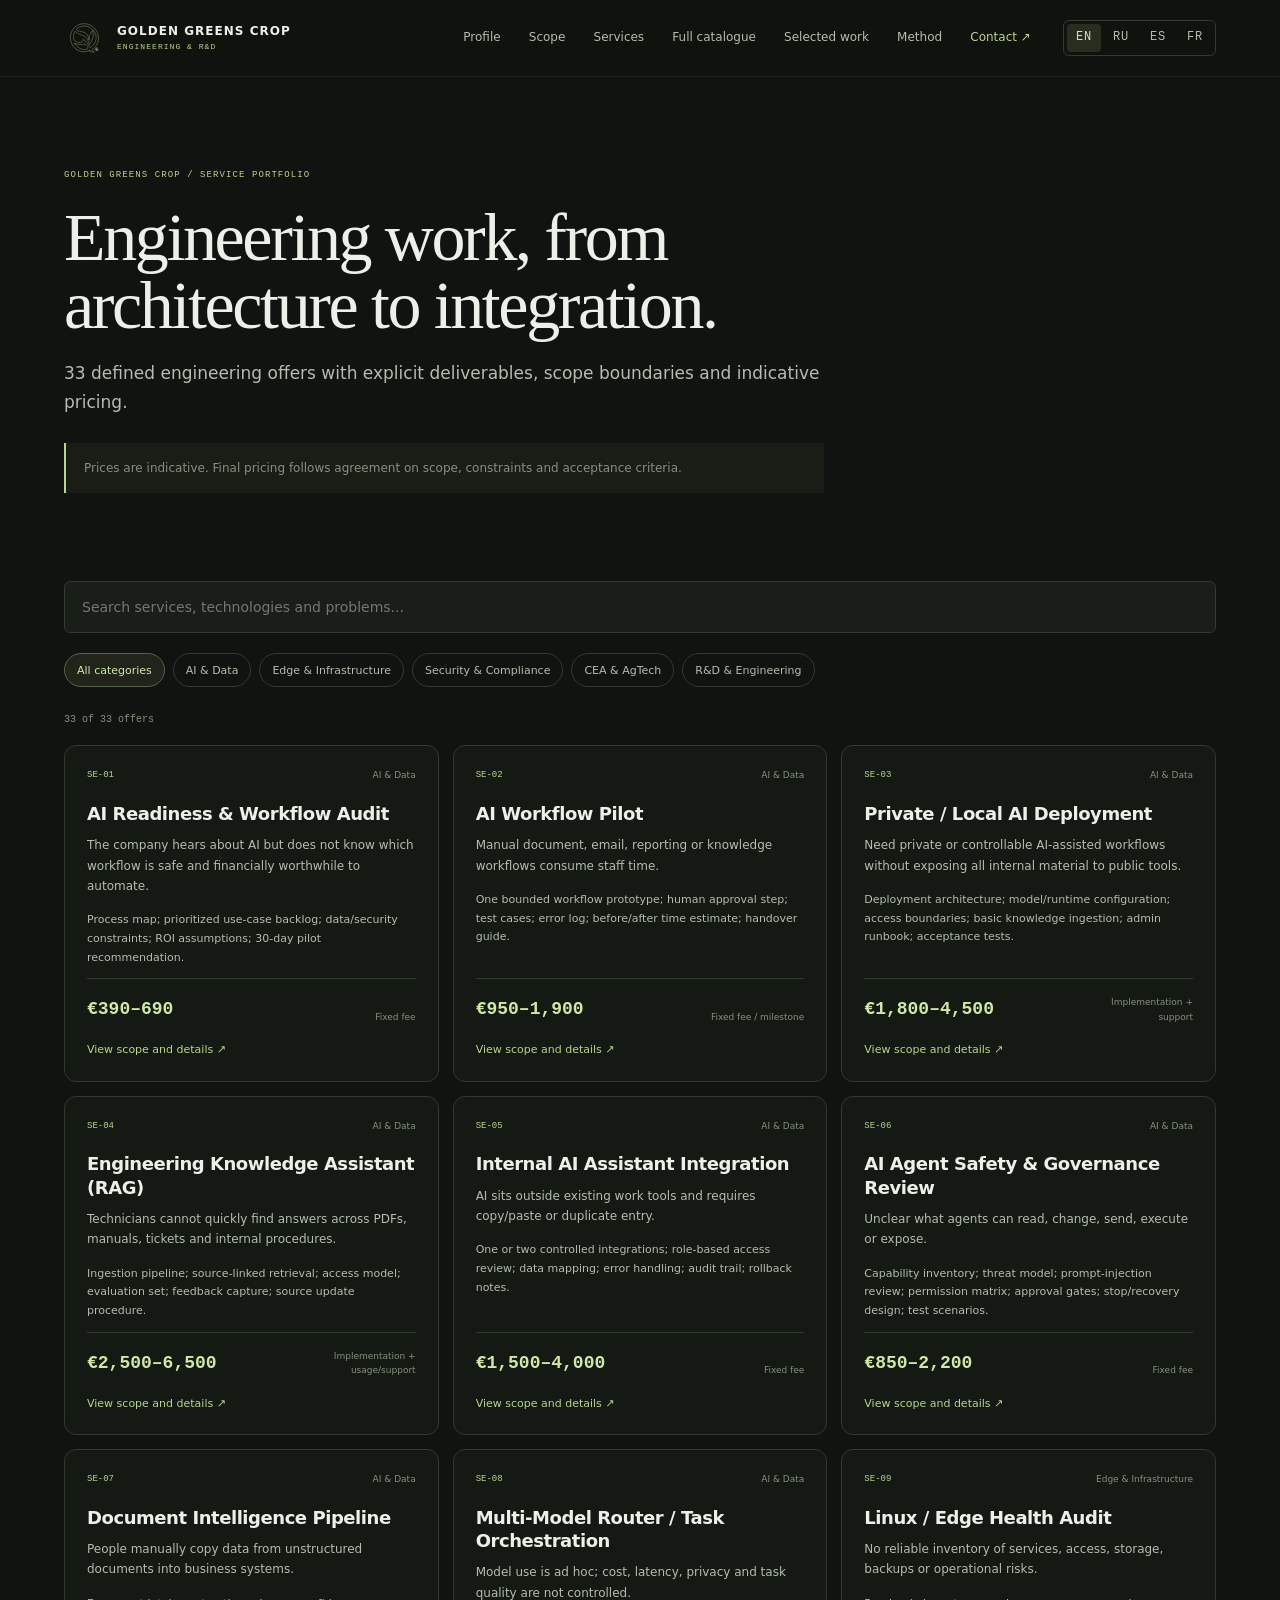
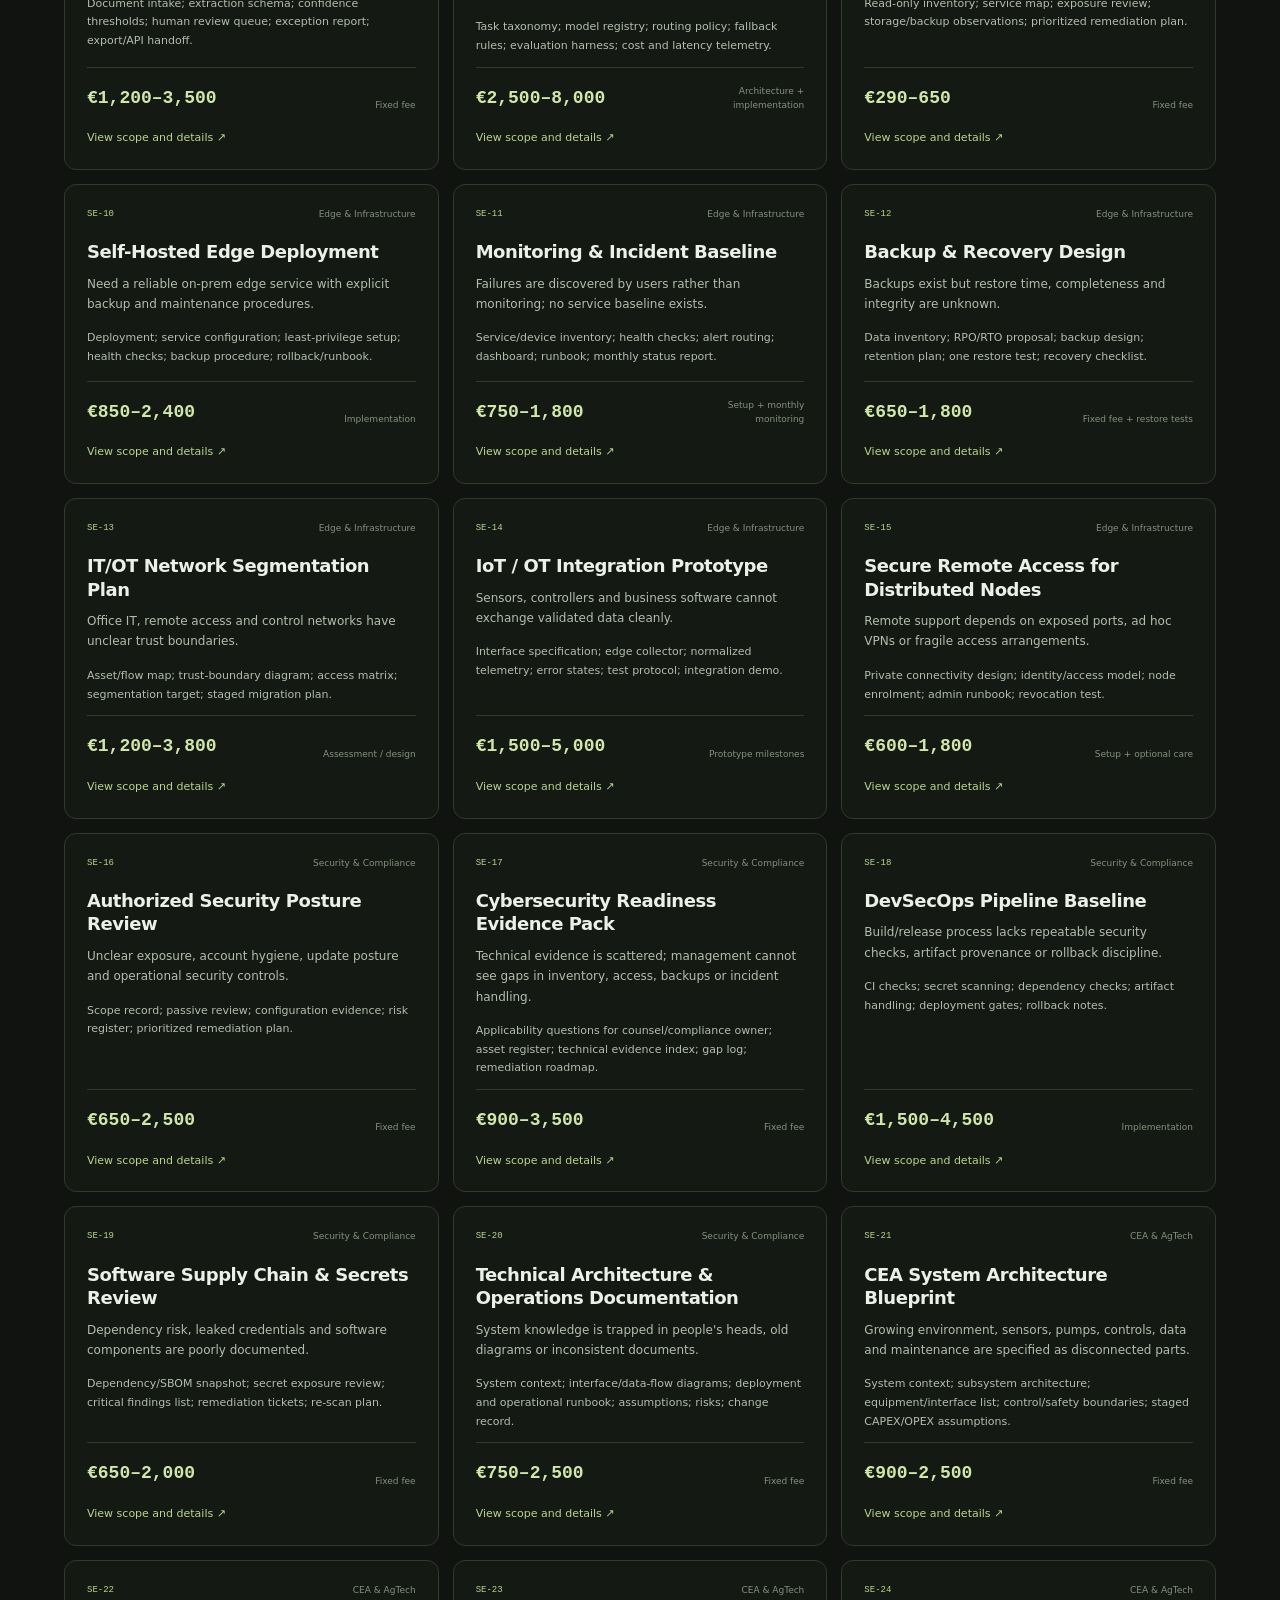
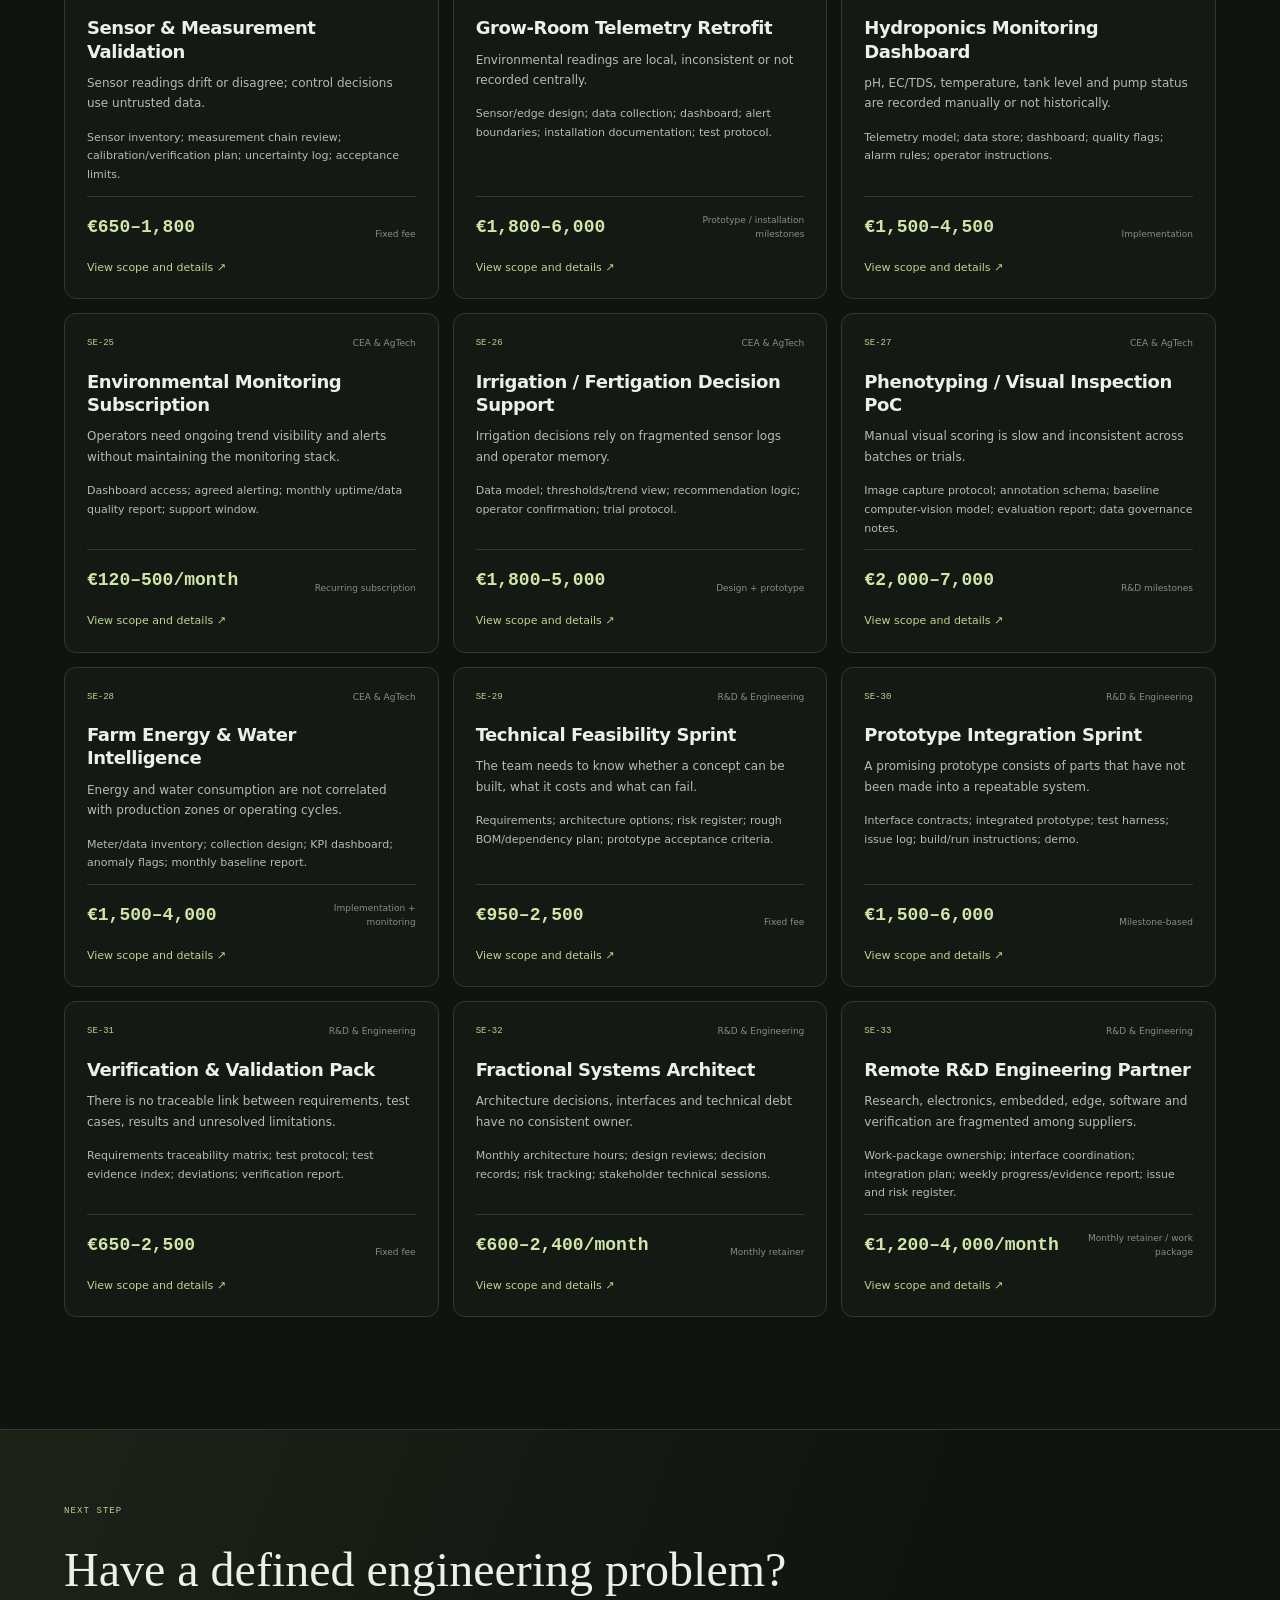
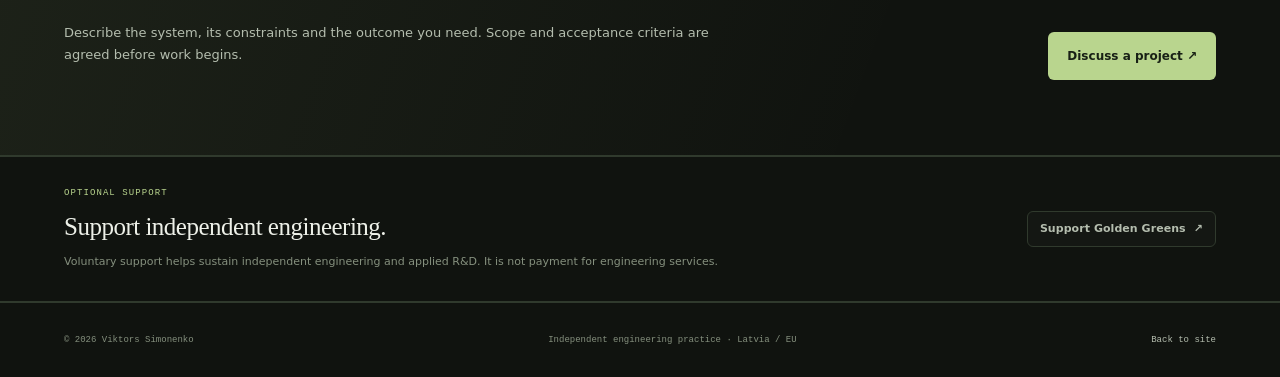
<file: services/index.html>
<!doctype html>
<html lang="en">
<head>
  <meta charset="utf-8">
  <meta name="viewport" content="width=device-width, initial-scale=1">
  <meta name="theme-color" content="#10130f">
  <link rel="icon" type="image/svg+xml" href="../assets/brand/golden-greens-crop-mark.svg" sizes="any">
  <link rel="stylesheet" href="../css/tokens.css">
  <link rel="stylesheet" href="../css/base.css">
  <link rel="stylesheet" href="../css/layout.css">
  <link rel="stylesheet" href="../css/components.css">
  <link rel="stylesheet" href="../css/responsive.css">
  <link rel="stylesheet" href="../css/catalog.css">
  <script src="../js/main.js" defer></script>
  <script src="../js/catalog.js?v=20261124-2" defer></script>

<!-- BEGIN MANAGED SEO: generated by landingpage-seo-kit -->
<title>Engineering Services | Golden Greens Crop</title>
<meta name="description" content="Scoped engineering services for systems architecture, embedded and edge integration, industrial systems, security reviews, and CEA / AgTech R&D.">
<meta name="robots" content="index,follow,max-image-preview:large">
<link rel="canonical" href="https://vitoog.github.io/Landingpage/services/">
<meta name="author" content="Viktors Simonenko">
<meta property="og:type" content="website">
<meta property="og:site_name" content="Golden Greens Crop">
<meta property="og:locale" content="en_US">
<meta property="og:title" content="Engineering Services | Golden Greens Crop">
<meta property="og:description" content="Scoped engineering services for systems architecture, embedded and edge integration, industrial systems, security reviews, and CEA / AgTech R&D.">
<meta property="og:url" content="https://vitoog.github.io/Landingpage/services/">
<meta name="twitter:card" content="summary">
<meta property="og:locale:alternate" content="ru_RU">
<meta property="og:locale:alternate" content="es_ES">
<meta property="og:locale:alternate" content="fr_FR">
<link rel="alternate" hreflang="en" href="https://vitoog.github.io/Landingpage/services/">
<link rel="alternate" hreflang="ru" href="https://vitoog.github.io/Landingpage/ru/services/">
<link rel="alternate" hreflang="es" href="https://vitoog.github.io/Landingpage/es/services/">
<link rel="alternate" hreflang="fr" href="https://vitoog.github.io/Landingpage/fr/services/">
<link rel="alternate" hreflang="x-default" href="https://vitoog.github.io/Landingpage/services/">
<script type="application/ld+json">
{
  "@context": "https://schema.org",
  "@graph": [
    {
      "@type": "WebSite",
      "@id": "https://vitoog.github.io/Landingpage/#website",
      "url": "https://vitoog.github.io/Landingpage/",
      "name": "Golden Greens Crop",
      "inLanguage": [
        "en",
        "es",
        "fr",
        "ru"
      ],
      "publisher": {
        "@id": "https://vitoog.github.io/Landingpage/#person"
      }
    },
    {
      "@type": "CollectionPage",
      "@id": "https://vitoog.github.io/Landingpage/services/#webpage",
      "url": "https://vitoog.github.io/Landingpage/services/",
      "name": "Engineering Services | Golden Greens Crop",
      "description": "Scoped engineering services for systems architecture, embedded and edge integration, industrial systems, security reviews, and CEA / AgTech R&D.",
      "inLanguage": "en",
      "isPartOf": {
        "@id": "https://vitoog.github.io/Landingpage/#website"
      },
      "about": [
        {
          "@id": "https://vitoog.github.io/Landingpage/#person"
        },
        {
          "@id": "https://vitoog.github.io/Landingpage/#organization"
        }
      ]
    },
    {
      "@type": "Person",
      "@id": "https://vitoog.github.io/Landingpage/#person",
      "name": "Viktors Simonenko",
      "alternate_name": [
        "Виктор Симоненко",
        "VitoOG"
      ],
      "job_title": "Systems Architect & Integration Engineer",
      "description": "Independent systems architect and integration engineer working across cyber-physical systems, embedded and edge computing, OT/IT integration, industrial systems, CEA / AgTech R&D, and reliability engineering.",
      "same_as": [
        "https://github.com/VitoOG",
        "https://www.linkedin.com/in/viktors-simonenko"
      ],
      "knows_about": [
        "Cyber-physical systems engineering",
        "Systems architecture and integration",
        "Embedded systems and firmware",
        "Edge computing and local-first infrastructure",
        "Operational technology and information technology integration",
        "Industrial automation and data integration",
        "Deterministic control architecture",
        "Infrastructure security and DevSecOps",
        "Controlled-environment agriculture",
        "Reliability, fault isolation, and recovery engineering"
      ],
      "url": "https://vitoog.github.io/Landingpage/",
      "affiliation": {
        "@id": "https://vitoog.github.io/Landingpage/#organization"
      }
    },
    {
      "@type": "Organization",
      "@id": "https://vitoog.github.io/Landingpage/#organization",
      "name": "Golden Greens Crop",
      "legal_name": "SIA \"Golden Greens Crop\"",
      "founding_date": "2026-07-31",
      "registration_number": "40203766342",
      "description": "A Latvia-registered R&D company established to develop and validate cyber-physical systems.",
      "same_as": [
        "https://www.firmas.lv/lv/uznemumi/golden-greens-crop/40203766342",
        "https://company.lursoft.lv/lv/golden-greens-crop"
      ],
      "identifier": {
        "@type": "PropertyValue",
        "propertyID": "Latvian Enterprise Registration Number",
        "value": "40203766342"
      },
      "founder": {
        "@id": "https://vitoog.github.io/Landingpage/#person"
      }
    }
  ]
}
</script>
<!-- END MANAGED SEO -->
</head>
<body data-lang="en" data-catalog-url="../data/catalog.en.json">
  <a class="skip-link" href="#main">Skip to content</a>
  <header class="site-header">
    <div class="header-inner">
      <a class="wordmark" href="../" aria-label="Golden Greens Crop — Home">
        <img class="wordmark-mark" src="../assets/brand/golden-greens-crop-mark.svg" alt="" width="42" height="42">
        <span class="wordmark-lockup">
          <span class="wordmark-name">GOLDEN GREENS CROP</span>
          <span class="wordmark-subtitle">ENGINEERING &amp; R&amp;D</span>
        </span>
      </a>
      <button class="nav-toggle" type="button" aria-expanded="false" aria-controls="primary-navigation">
        <span class="nav-toggle-lines" aria-hidden="true"></span>
        <span class="visually-hidden">Toggle navigation</span>
      </button>
      <nav class="primary-navigation" id="primary-navigation" aria-label="Primary navigation">
<a href="../#profile">Profile</a>
<a href="../#scope">Scope</a>
<a href="../#services">Services</a>
<a href="./" aria-current="page">Full catalogue</a>
<a href="../#work">Selected work</a>
<a href="../#method">Method</a>
<a class="nav-contact" href="../#contact">Contact <span aria-hidden="true">↗</span></a>
<div class="language-switch" aria-label="Language selection">
          <a class="language-option is-active" href="./" lang="en" aria-current="page">EN</a>
          <a class="language-option" href="../ru/services/" lang="ru" hreflang="ru">RU</a>
          <a class="language-option" href="../es/services/" lang="es" hreflang="es">ES</a>
          <a class="language-option" href="../fr/services/" lang="fr" hreflang="fr">FR</a>
        </div>
</nav>
    </div>
  </header>
  <main id="main">
    <section class="catalog-hero section-shell">
      <p class="eyebrow">GOLDEN GREENS CROP / SERVICE PORTFOLIO</p>
      <h1>Engineering work, from architecture to integration.</h1>
      <p class="catalog-lead">33 defined engineering offers with explicit deliverables, scope boundaries and indicative pricing.</p>
      <p class="catalog-note">Prices are indicative. Final pricing follows agreement on scope, constraints and acceptance criteria.</p>
    </section>
    <section class="catalog-section section-shell" aria-label="Service catalogue">
      <div class="catalog-tools">
        <label class="catalog-search-wrap">
          <span class="visually-hidden">Search catalogue</span>
          <input id="catalog-search" type="search" placeholder="Search services, technologies and problems..." autocomplete="off">
        </label>
        <div id="catalog-filters" class="catalog-filters" aria-label="Filter by category"></div>
      </div>
      <p id="catalog-count" class="catalog-count" aria-live="polite">Loading catalogue...</p>
      <div id="catalog-grid" class="catalog-grid"></div>
      <p id="catalog-error" class="catalog-error" hidden></p>
    </section>
    <section class="catalog-contact">
      <div class="section-shell catalog-contact-inner">
        <div>
          <p class="eyebrow">NEXT STEP</p>
          <h2>Have a defined engineering problem?</h2>
          <p>Describe the system, its constraints and the outcome you need. Scope and acceptance criteria are agreed before work begins.</p>
        </div>
        <a class="button button-primary" href="mailto:viksim1221@gmail.com?subject=Engineering%20service%20inquiry">Discuss a project ↗</a>
      </div>
    </section>
    <section class="catalog-support" aria-labelledby="catalog-support-title">
      <div class="section-shell catalog-support-inner">
        <div class="catalog-support-copy">
          <p class="eyebrow">OPTIONAL SUPPORT</p>
          <h2 id="catalog-support-title">Support independent engineering.</h2>
          <p>Voluntary support helps sustain independent engineering and applied R&amp;D. It is not payment for engineering services.</p>
        </div>
        <a class="button button-support" href="https://buymeacoffee.com/goldengreens" target="_blank" rel="noopener noreferrer">Support Golden Greens <span aria-hidden="true">↗</span></a>
      </div>
    </section>
  </main>
  <dialog id="offer-dialog" class="offer-dialog">
    <form method="dialog"><button class="dialog-close" aria-label="Close">×</button></form>
    <div id="offer-dialog-content"></div>
  </dialog>
  <footer class="site-footer">
    <div class="section-shell footer-inner">
      <span>© <span id="current-year">2026</span> Viktors Simonenko</span>
      <span>Independent engineering practice · Latvia / EU</span>
      <a href="../">Back to site</a>
    </div>
  </footer>
</body>
</html>
</file>
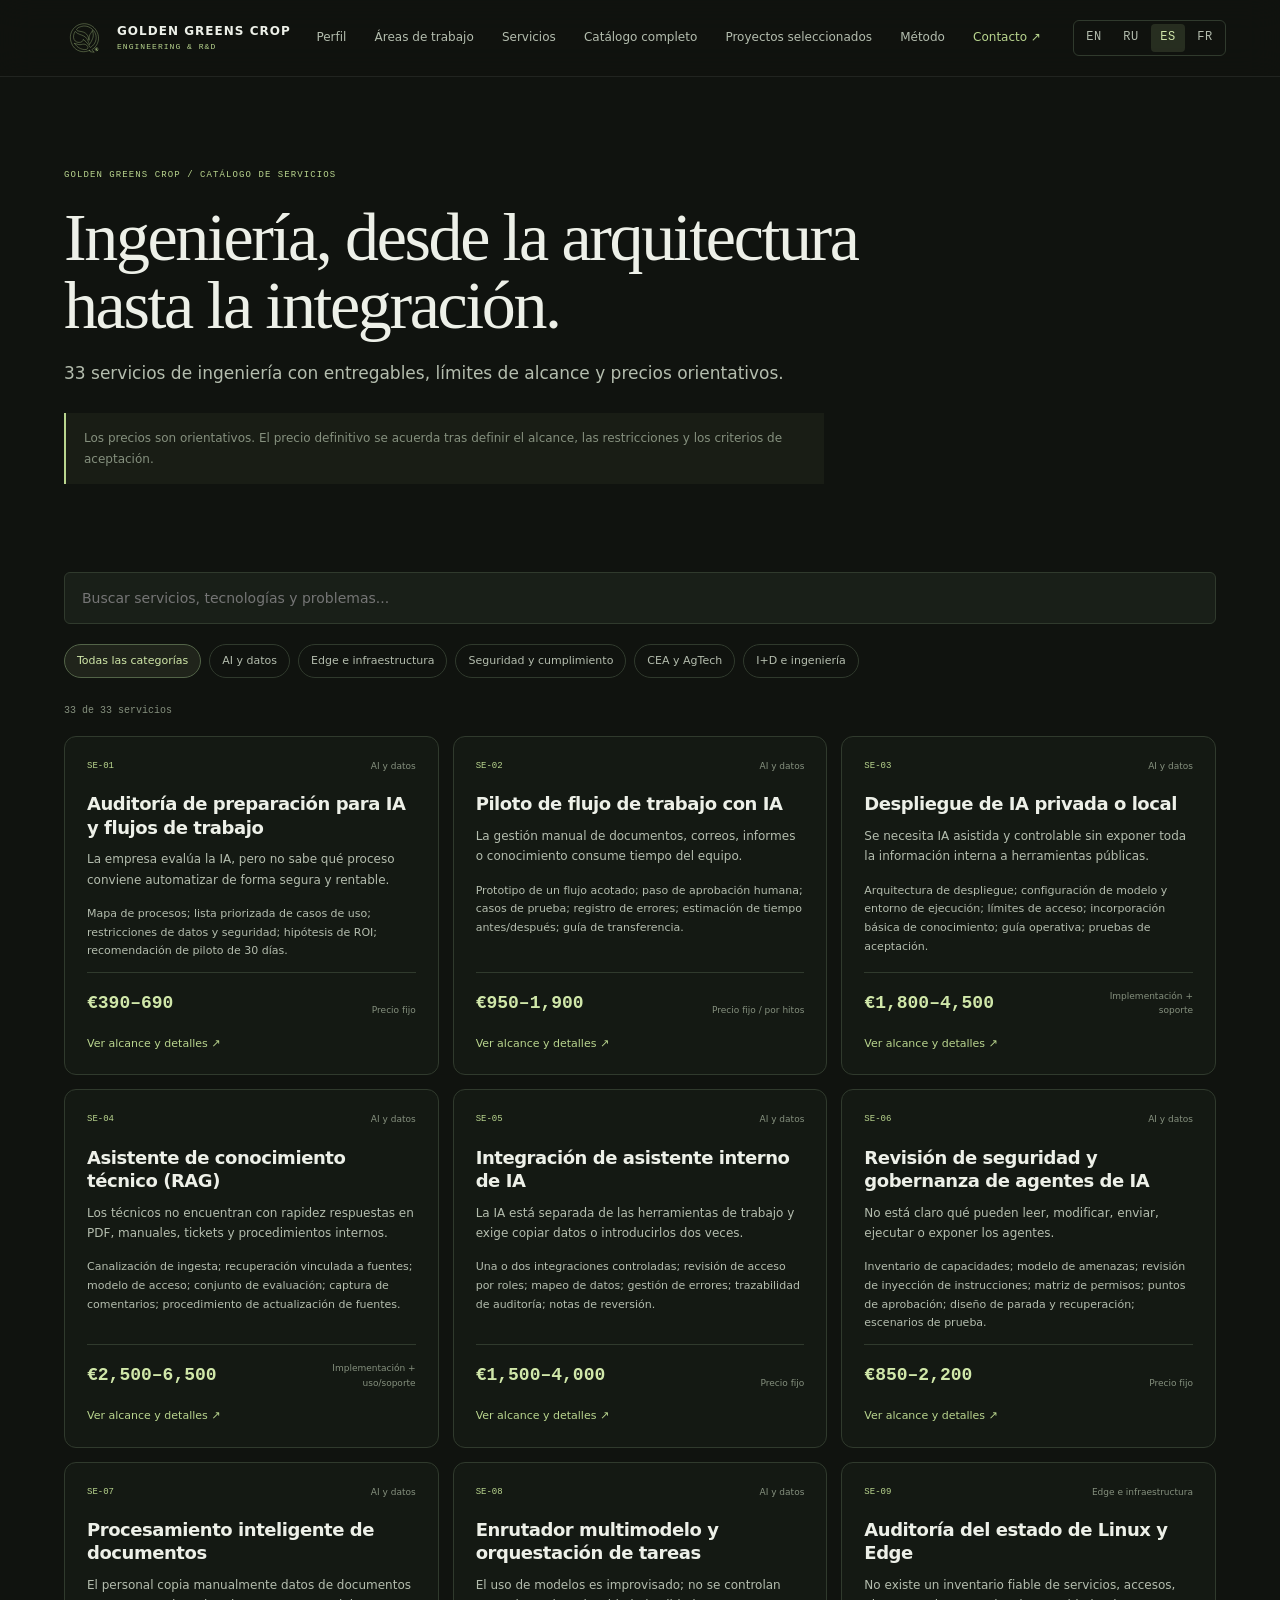
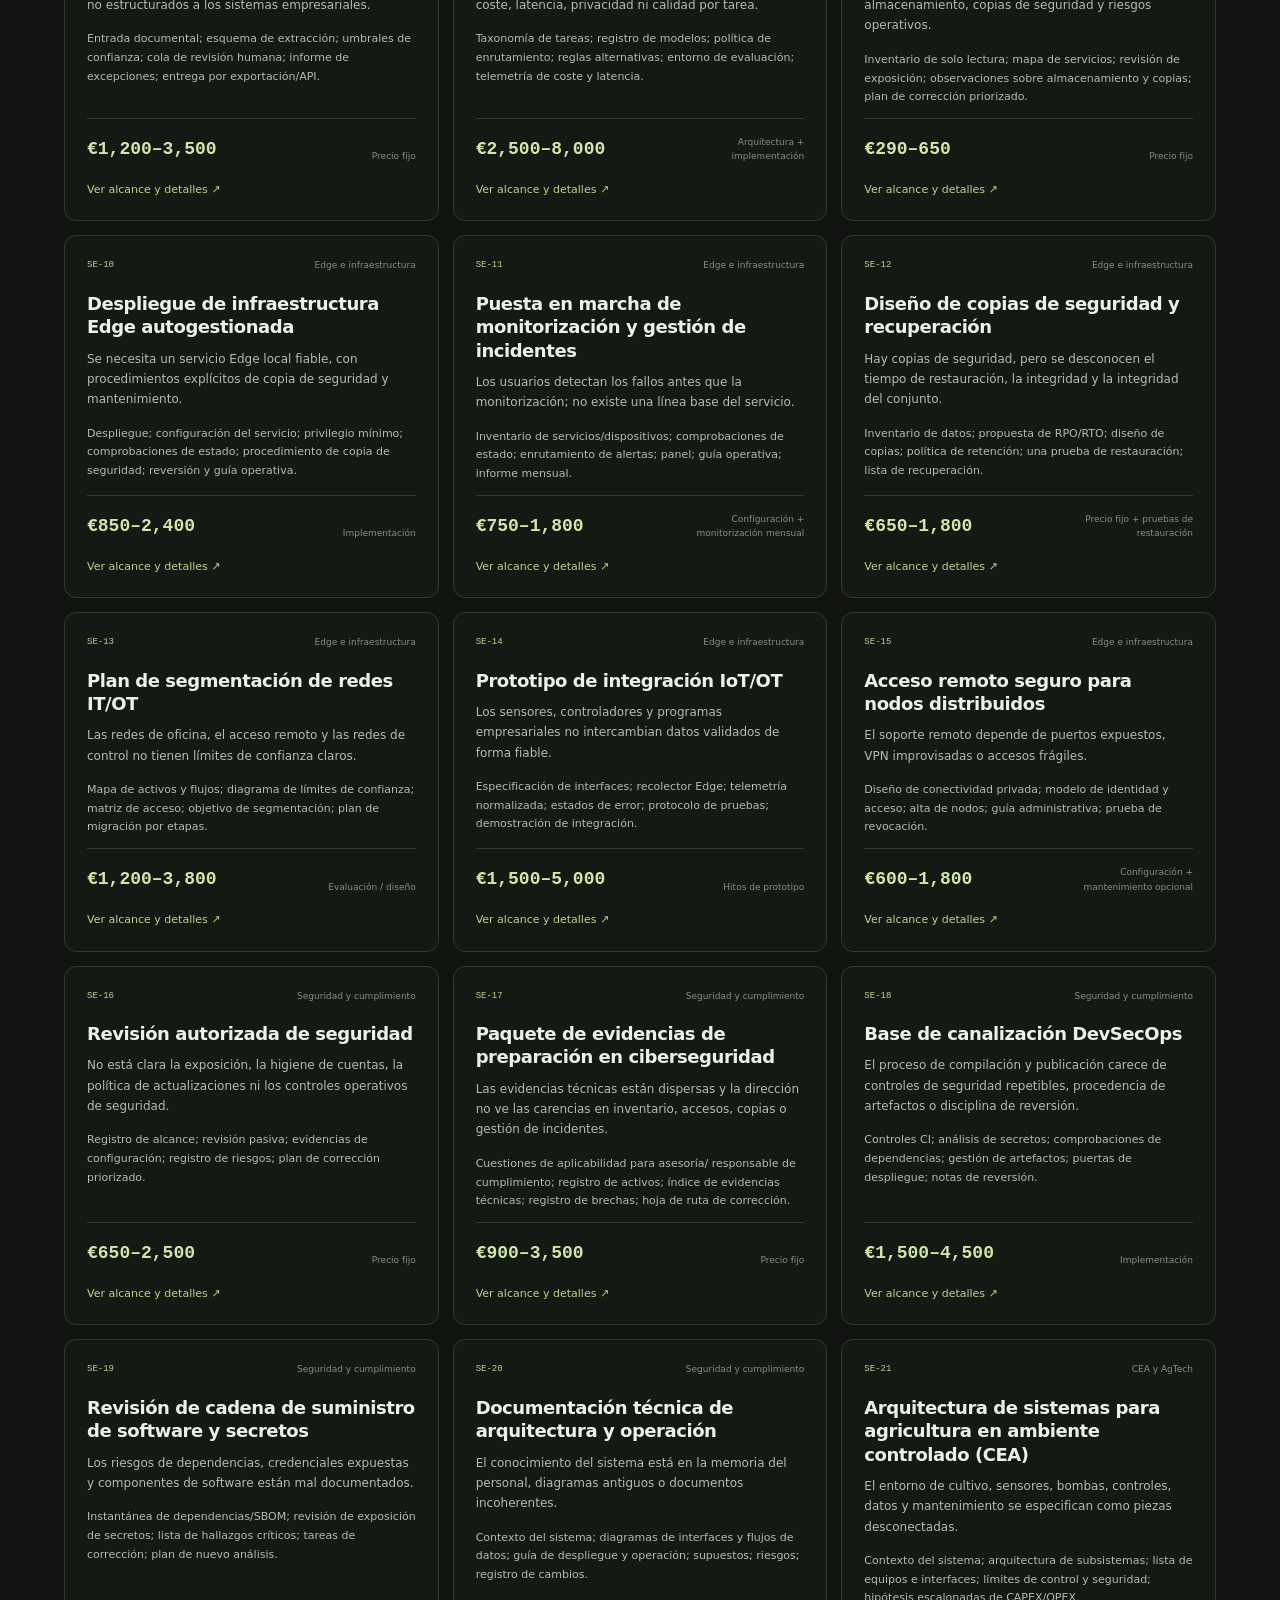
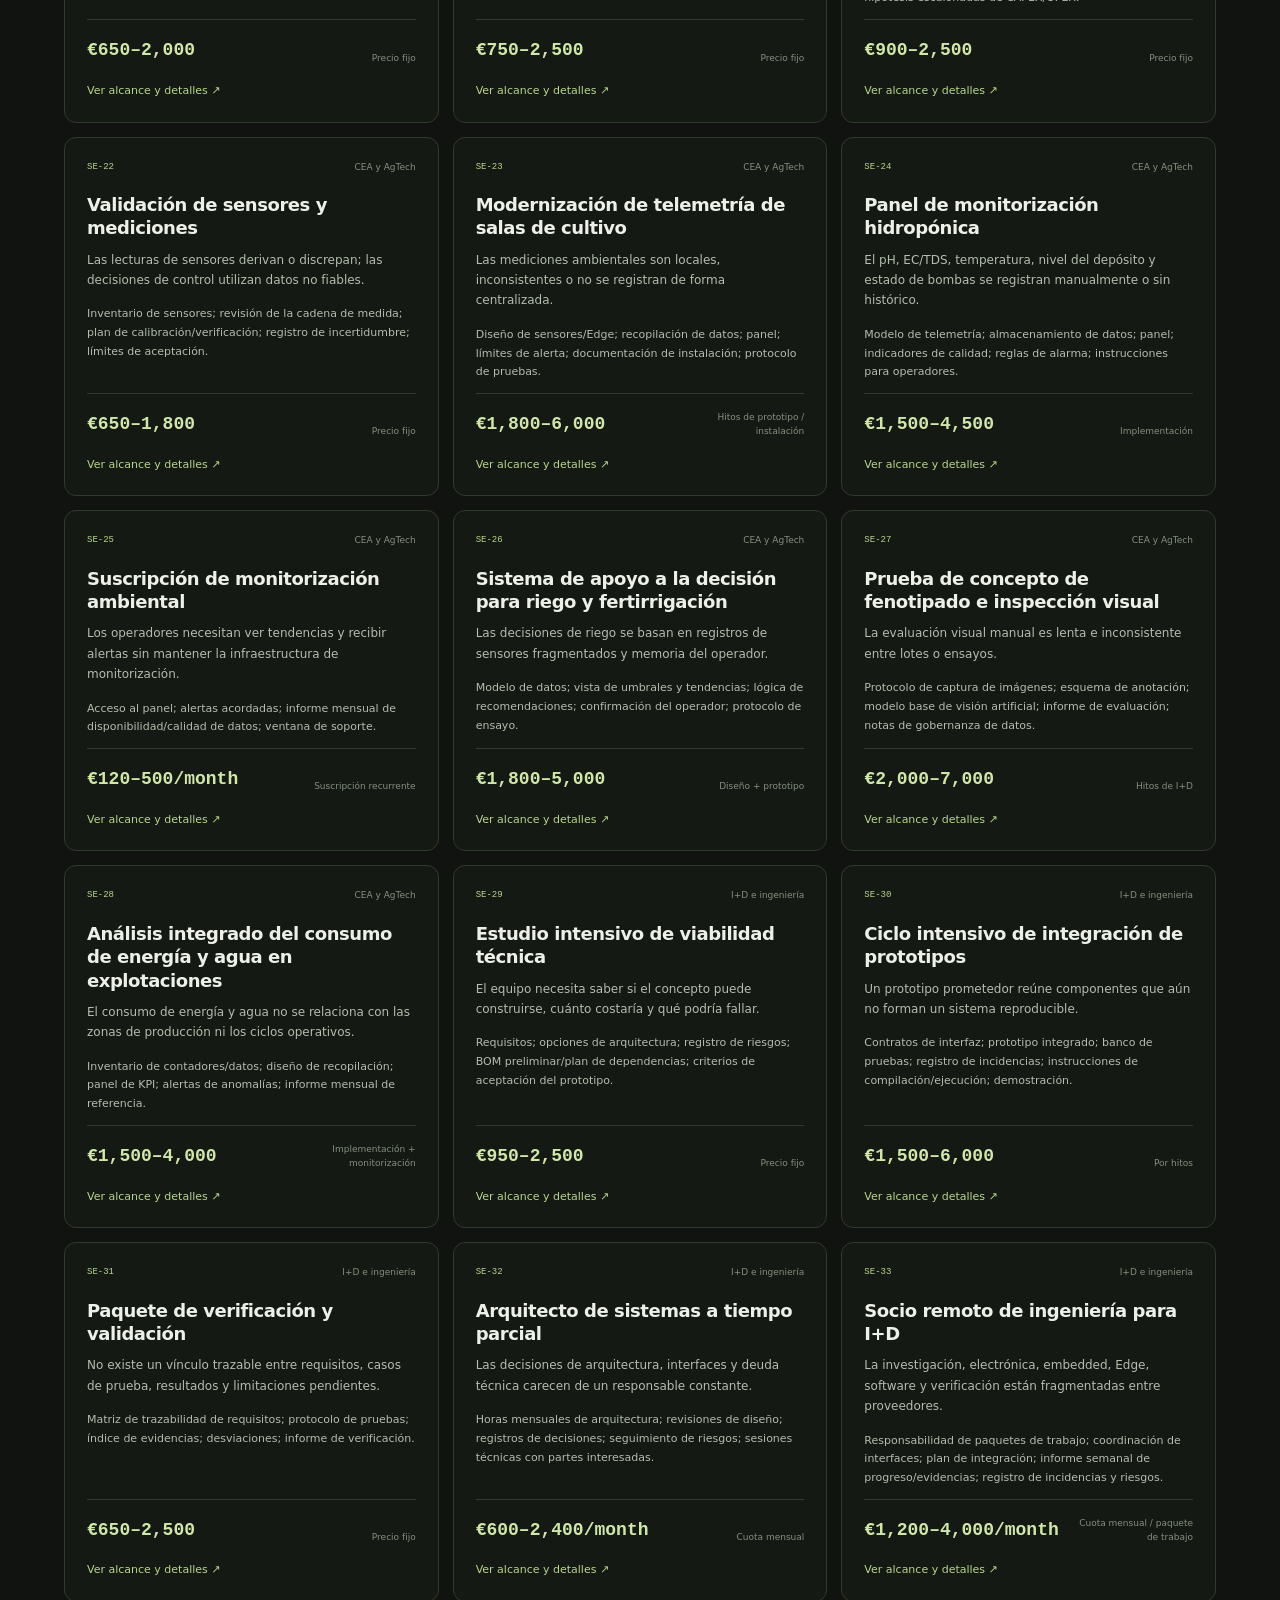
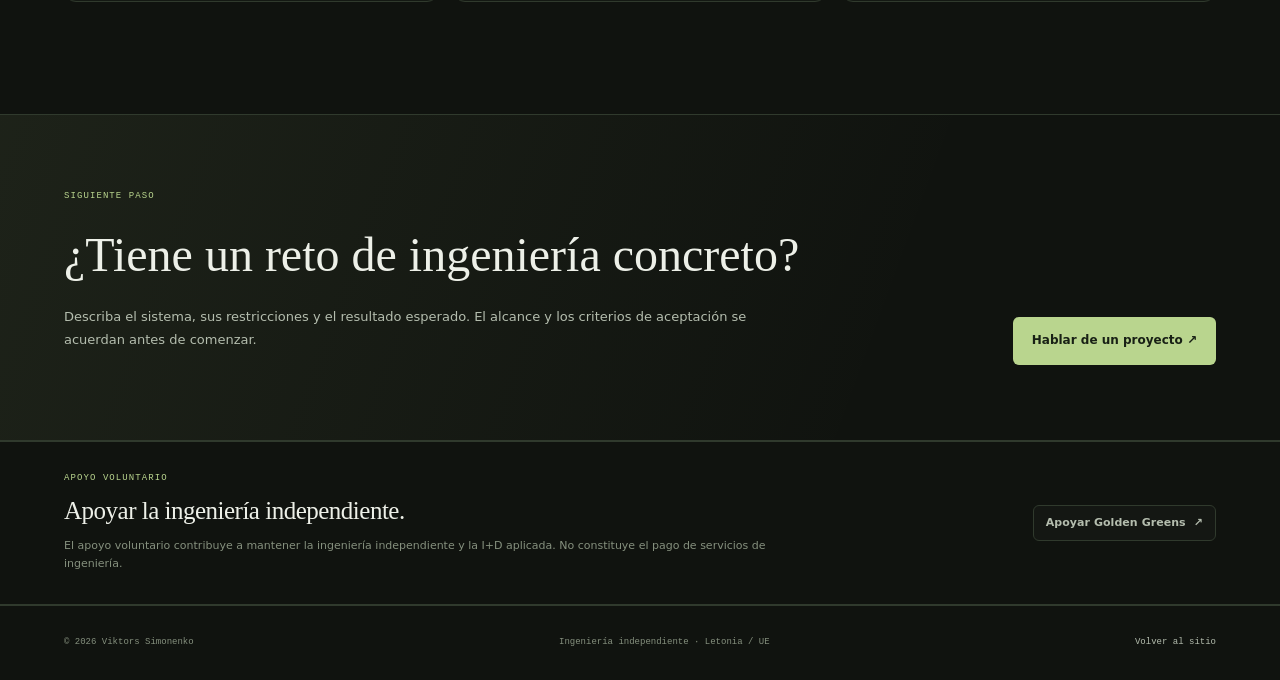
<file: es/services/index.html>
<!doctype html>
<html lang="es">
<head>
  <meta charset="utf-8">
  <meta name="viewport" content="width=device-width, initial-scale=1">
  <meta name="theme-color" content="#10130f">
  <link rel="icon" type="image/svg+xml" href="../../assets/brand/golden-greens-crop-mark.svg" sizes="any">
  <link rel="stylesheet" href="../../css/tokens.css">
  <link rel="stylesheet" href="../../css/base.css">
  <link rel="stylesheet" href="../../css/layout.css">
  <link rel="stylesheet" href="../../css/components.css">
  <link rel="stylesheet" href="../../css/responsive.css">
  <link rel="stylesheet" href="../../css/catalog.css">
  <script src="../../js/main.js" defer></script>
  <script src="../../js/catalog.js?v=20261124-2" defer></script>

<!-- BEGIN MANAGED SEO: generated by landingpage-seo-kit -->
<title>Catálogo de servicios de ingeniería | Golden Greens Crop</title>
<meta name="description" content="33 servicios de ingeniería con entregables, alcance, exclusiones y precios orientativos: IA, Edge, ciberseguridad, CEA, AgTech e I+D.">
<meta name="robots" content="index,follow,max-image-preview:large">
<link rel="canonical" href="https://vitoog.github.io/Landingpage/es/services/">
<meta name="author" content="Viktors Simonenko">
<meta property="og:type" content="website">
<meta property="og:site_name" content="Golden Greens Crop">
<meta property="og:locale" content="es_ES">
<meta property="og:title" content="Catálogo de servicios de ingeniería | Golden Greens Crop">
<meta property="og:description" content="33 servicios de ingeniería con entregables, alcance, exclusiones y precios orientativos: IA, Edge, ciberseguridad, CEA, AgTech e I+D.">
<meta property="og:url" content="https://vitoog.github.io/Landingpage/es/services/">
<meta name="twitter:card" content="summary">
<meta property="og:locale:alternate" content="en_US">
<meta property="og:locale:alternate" content="ru_RU">
<meta property="og:locale:alternate" content="fr_FR">
<link rel="alternate" hreflang="en" href="https://vitoog.github.io/Landingpage/services/">
<link rel="alternate" hreflang="ru" href="https://vitoog.github.io/Landingpage/ru/services/">
<link rel="alternate" hreflang="es" href="https://vitoog.github.io/Landingpage/es/services/">
<link rel="alternate" hreflang="fr" href="https://vitoog.github.io/Landingpage/fr/services/">
<link rel="alternate" hreflang="x-default" href="https://vitoog.github.io/Landingpage/services/">
<script type="application/ld+json">
{
  "@context": "https://schema.org",
  "@graph": [
    {
      "@type": "WebSite",
      "@id": "https://vitoog.github.io/Landingpage/#website",
      "url": "https://vitoog.github.io/Landingpage/",
      "name": "Golden Greens Crop",
      "inLanguage": [
        "en",
        "es",
        "fr",
        "ru"
      ],
      "publisher": {
        "@id": "https://vitoog.github.io/Landingpage/#person"
      }
    },
    {
      "@type": "CollectionPage",
      "@id": "https://vitoog.github.io/Landingpage/es/services/#webpage",
      "url": "https://vitoog.github.io/Landingpage/es/services/",
      "name": "Catálogo de servicios de ingeniería | Golden Greens Crop",
      "description": "33 servicios de ingeniería con entregables, alcance, exclusiones y precios orientativos: IA, Edge, ciberseguridad, CEA, AgTech e I+D.",
      "inLanguage": "es",
      "isPartOf": {
        "@id": "https://vitoog.github.io/Landingpage/#website"
      },
      "about": [
        {
          "@id": "https://vitoog.github.io/Landingpage/#person"
        },
        {
          "@id": "https://vitoog.github.io/Landingpage/#organization"
        }
      ]
    },
    {
      "@type": "Person",
      "@id": "https://vitoog.github.io/Landingpage/#person",
      "name": "Viktors Simonenko",
      "alternate_name": [
        "Виктор Симоненко",
        "VitoOG"
      ],
      "job_title": "Systems Architect & Integration Engineer",
      "description": "Independent systems architect and integration engineer working across cyber-physical systems, embedded and edge computing, OT/IT integration, industrial systems, CEA / AgTech R&D, and reliability engineering.",
      "same_as": [
        "https://github.com/VitoOG",
        "https://www.linkedin.com/in/viktors-simonenko"
      ],
      "knows_about": [
        "Cyber-physical systems engineering",
        "Systems architecture and integration",
        "Embedded systems and firmware",
        "Edge computing and local-first infrastructure",
        "Operational technology and information technology integration",
        "Industrial automation and data integration",
        "Deterministic control architecture",
        "Infrastructure security and DevSecOps",
        "Controlled-environment agriculture",
        "Reliability, fault isolation, and recovery engineering"
      ],
      "url": "https://vitoog.github.io/Landingpage/",
      "affiliation": {
        "@id": "https://vitoog.github.io/Landingpage/#organization"
      }
    },
    {
      "@type": "Organization",
      "@id": "https://vitoog.github.io/Landingpage/#organization",
      "name": "Golden Greens Crop",
      "legal_name": "SIA \"Golden Greens Crop\"",
      "founding_date": "2026-07-31",
      "registration_number": "40203766342",
      "description": "A Latvia-registered R&D company established to develop and validate cyber-physical systems.",
      "same_as": [
        "https://www.firmas.lv/lv/uznemumi/golden-greens-crop/40203766342",
        "https://company.lursoft.lv/lv/golden-greens-crop"
      ],
      "identifier": {
        "@type": "PropertyValue",
        "propertyID": "Latvian Enterprise Registration Number",
        "value": "40203766342"
      },
      "founder": {
        "@id": "https://vitoog.github.io/Landingpage/#person"
      }
    }
  ]
}
</script>
<!-- END MANAGED SEO -->
</head>
<body data-lang="es" data-catalog-url="../../data/catalog.es.json">
  <a class="skip-link" href="#main">Saltar al contenido</a>
  <header class="site-header">
    <div class="header-inner">
      <a class="wordmark" href="../../es/" aria-label="Golden Greens Crop">
        <img class="wordmark-mark" src="../../assets/brand/golden-greens-crop-mark.svg" alt="" width="42" height="42">
        <span class="wordmark-lockup">
          <span class="wordmark-name">GOLDEN GREENS CROP</span>
          <span class="wordmark-subtitle">ENGINEERING &amp; R&amp;D</span>
        </span>
      </a>
      <button class="nav-toggle" type="button" aria-expanded="false" aria-controls="primary-navigation">
        <span class="nav-toggle-lines" aria-hidden="true"></span>
        <span class="visually-hidden">Abrir menú</span>
      </button>
      <nav class="primary-navigation" id="primary-navigation" aria-label="Navegación principal">
<a href="../../es/#profile">Perfil</a>
<a href="../../es/#scope">Áreas de trabajo</a>
<a href="../../es/#services">Servicios</a>
<a href="./" aria-current="page">Catálogo completo</a>
<a href="../../es/#work">Proyectos seleccionados</a>
<a href="../../es/#method">Método</a>
<a class="nav-contact" href="../../es/#contact">Contacto <span aria-hidden="true">↗</span></a>
<div class="language-switch" aria-label="Selección de idioma">
          <a class="language-option" href="../../services/" lang="en" hreflang="en">EN</a>
          <a class="language-option" href="../../ru/services/" lang="ru" hreflang="ru">RU</a>
          <a class="language-option is-active" href="./" lang="es" aria-current="page">ES</a>
          <a class="language-option" href="../../fr/services/" lang="fr" hreflang="fr">FR</a>
        </div>
</nav>
    </div>
  </header>
  <main id="main">
    <section class="catalog-hero section-shell">
      <p class="eyebrow">GOLDEN GREENS CROP / CATÁLOGO DE SERVICIOS</p>
      <h1>Ingeniería, desde la arquitectura hasta la integración.</h1>
      <p class="catalog-lead">33 servicios de ingeniería con entregables, límites de alcance y precios orientativos.</p>
      <p class="catalog-note">Los precios son orientativos. El precio definitivo se acuerda tras definir el alcance, las restricciones y los criterios de aceptación.</p>
    </section>
    <section class="catalog-section section-shell" aria-label="Catálogo de servicios">
      <div class="catalog-tools">
        <label class="catalog-search-wrap">
          <span class="visually-hidden">Buscar en el catálogo</span>
          <input id="catalog-search" type="search" placeholder="Buscar servicios, tecnologías y problemas..." autocomplete="off">
        </label>
        <div id="catalog-filters" class="catalog-filters" aria-label="Filtrar por categoría"></div>
      </div>
      <p id="catalog-count" class="catalog-count" aria-live="polite">Cargando catálogo...</p>
      <div id="catalog-grid" class="catalog-grid"></div>
      <p id="catalog-error" class="catalog-error" hidden></p>
    </section>
    <section class="catalog-contact">
      <div class="section-shell catalog-contact-inner">
        <div>
          <p class="eyebrow">SIGUIENTE PASO</p>
          <h2>¿Tiene un reto de ingeniería concreto?</h2>
          <p>Describa el sistema, sus restricciones y el resultado esperado. El alcance y los criterios de aceptación se acuerdan antes de comenzar.</p>
        </div>
        <a class="button button-primary" href="mailto:viksim1221@gmail.com?subject=Consulta%20sobre%20servicios%20de%20ingeniería">Hablar de un proyecto ↗</a>
      </div>
    </section>
    <section class="catalog-support" aria-labelledby="catalog-support-title">
      <div class="section-shell catalog-support-inner">
        <div class="catalog-support-copy">
          <p class="eyebrow">APOYO VOLUNTARIO</p>
          <h2 id="catalog-support-title">Apoyar la ingeniería independiente.</h2>
          <p>El apoyo voluntario contribuye a mantener la ingeniería independiente y la I+D aplicada. No constituye el pago de servicios de ingeniería.</p>
        </div>
        <a class="button button-support" href="https://buymeacoffee.com/goldengreens" target="_blank" rel="noopener noreferrer">Apoyar Golden Greens <span aria-hidden="true">↗</span></a>
      </div>
    </section>
  </main>
  <dialog id="offer-dialog" class="offer-dialog">
    <form method="dialog"><button class="dialog-close" aria-label="Close">×</button></form>
    <div id="offer-dialog-content"></div>
  </dialog>
  <footer class="site-footer">
    <div class="section-shell footer-inner">
      <span>© <span id="current-year">2026</span> Viktors Simonenko</span>
      <span>Ingeniería independiente · Letonia / UE</span>
      <a href="../">Volver al sitio</a>
    </div>
  </footer>
</body>
</html>
</file>
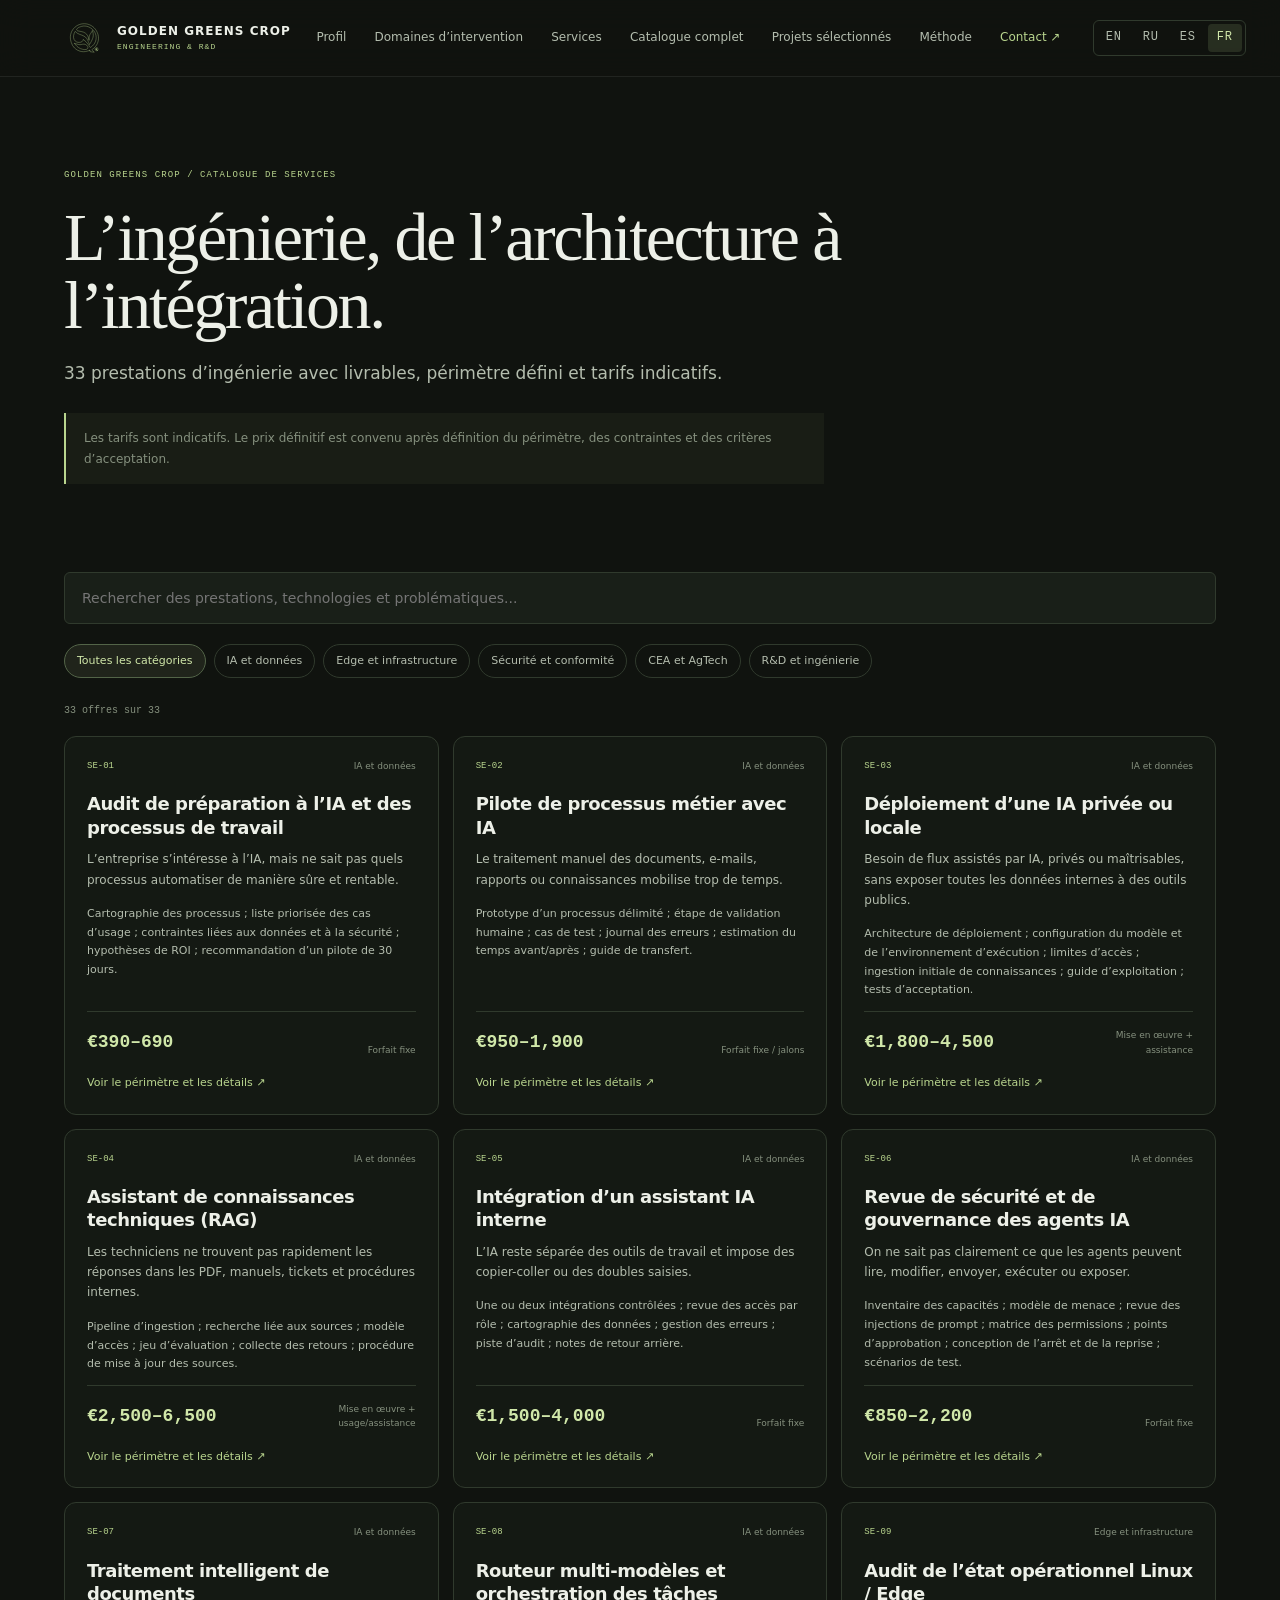
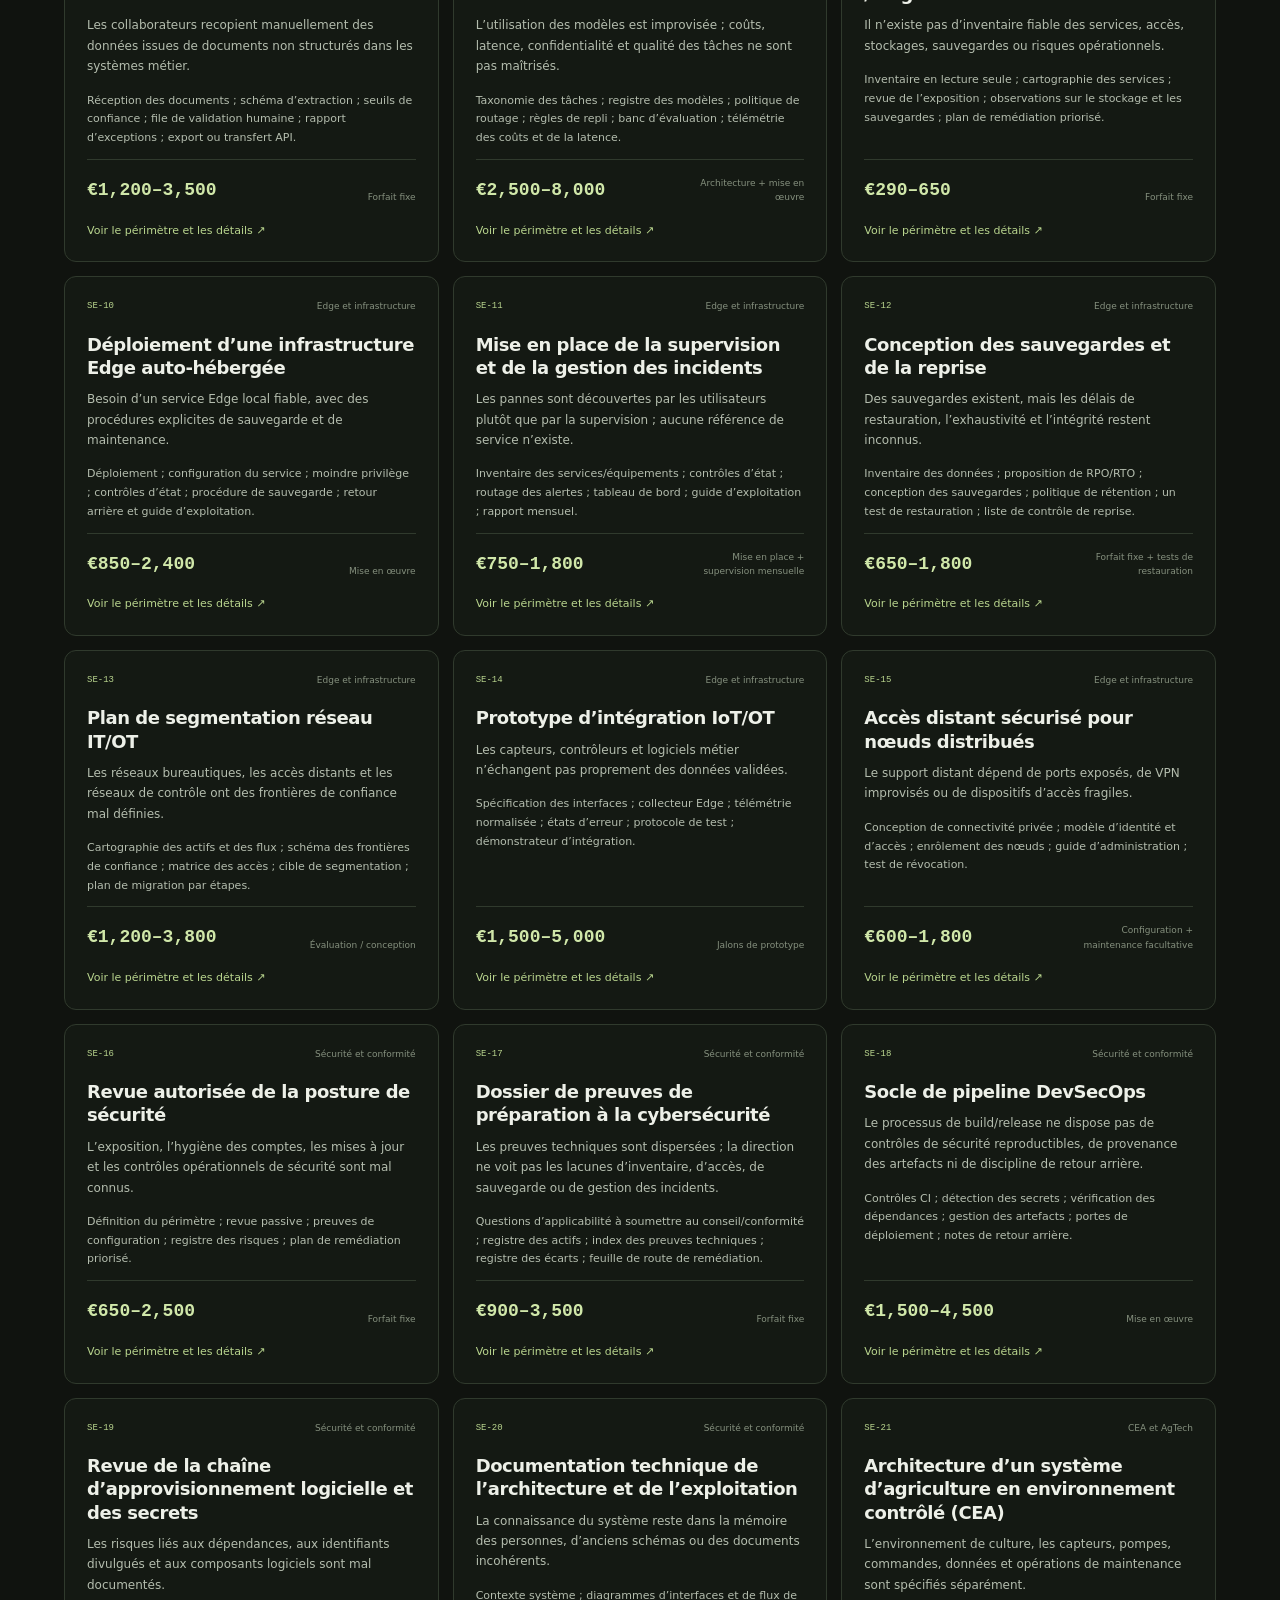
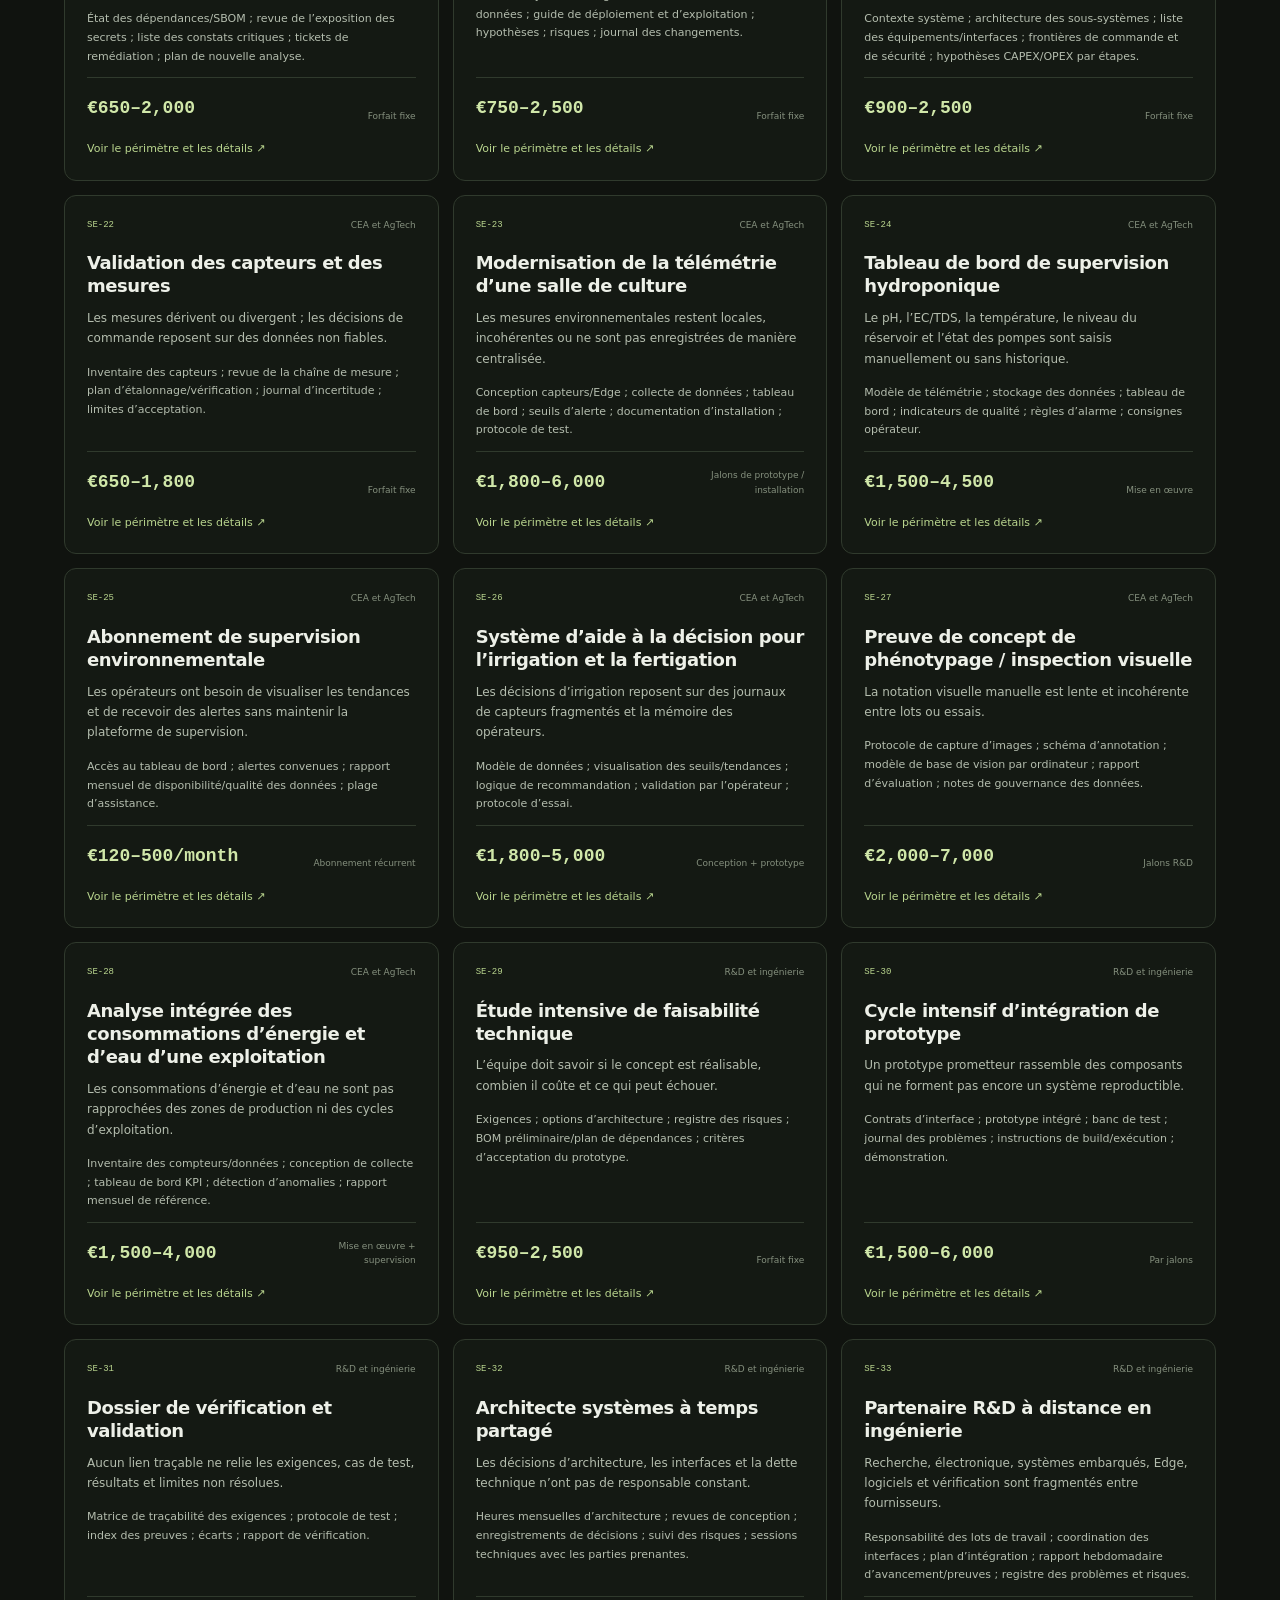
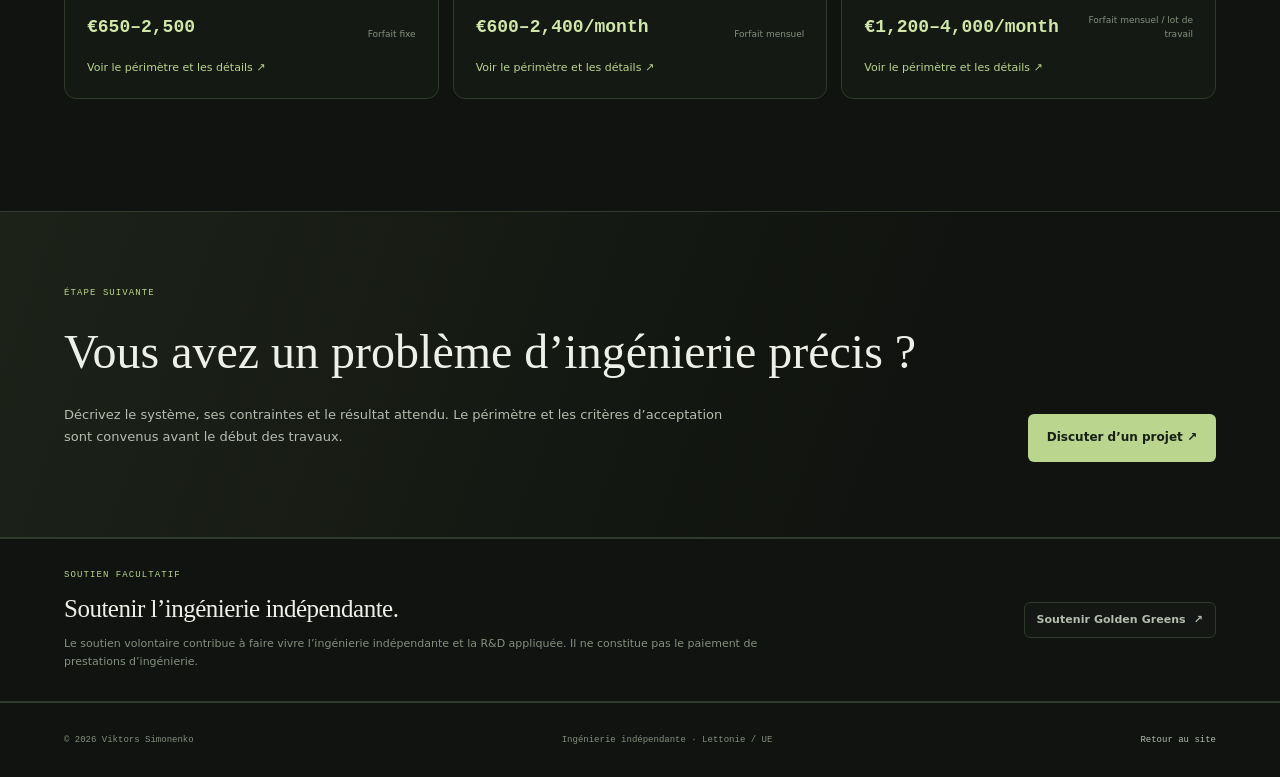
<file: fr/services/index.html>
<!doctype html>
<html lang="fr">
<head>
  <meta charset="utf-8">
  <meta name="viewport" content="width=device-width, initial-scale=1">
  <meta name="theme-color" content="#10130f">
  <link rel="icon" type="image/svg+xml" href="../../assets/brand/golden-greens-crop-mark.svg" sizes="any">
  <link rel="stylesheet" href="../../css/tokens.css">
  <link rel="stylesheet" href="../../css/base.css">
  <link rel="stylesheet" href="../../css/layout.css">
  <link rel="stylesheet" href="../../css/components.css">
  <link rel="stylesheet" href="../../css/responsive.css">
  <link rel="stylesheet" href="../../css/catalog.css">
  <script src="../../js/main.js" defer></script>
  <script src="../../js/catalog.js?v=20261124-2" defer></script>

<!-- BEGIN MANAGED SEO: generated by landingpage-seo-kit -->
<title>Catalogue de services d’ingénierie | Golden Greens Crop</title>
<meta name="description" content="33 prestations d’ingénierie avec livrables, périmètre, exclusions et tarifs indicatifs : IA, Edge, cybersécurité, CEA, AgTech et R&D.">
<meta name="robots" content="index,follow,max-image-preview:large">
<link rel="canonical" href="https://vitoog.github.io/Landingpage/fr/services/">
<meta name="author" content="Viktors Simonenko">
<meta property="og:type" content="website">
<meta property="og:site_name" content="Golden Greens Crop">
<meta property="og:locale" content="fr_FR">
<meta property="og:title" content="Catalogue de services d’ingénierie | Golden Greens Crop">
<meta property="og:description" content="33 prestations d’ingénierie avec livrables, périmètre, exclusions et tarifs indicatifs : IA, Edge, cybersécurité, CEA, AgTech et R&D.">
<meta property="og:url" content="https://vitoog.github.io/Landingpage/fr/services/">
<meta name="twitter:card" content="summary">
<meta property="og:locale:alternate" content="en_US">
<meta property="og:locale:alternate" content="ru_RU">
<meta property="og:locale:alternate" content="es_ES">
<link rel="alternate" hreflang="en" href="https://vitoog.github.io/Landingpage/services/">
<link rel="alternate" hreflang="ru" href="https://vitoog.github.io/Landingpage/ru/services/">
<link rel="alternate" hreflang="es" href="https://vitoog.github.io/Landingpage/es/services/">
<link rel="alternate" hreflang="fr" href="https://vitoog.github.io/Landingpage/fr/services/">
<link rel="alternate" hreflang="x-default" href="https://vitoog.github.io/Landingpage/services/">
<script type="application/ld+json">
{
  "@context": "https://schema.org",
  "@graph": [
    {
      "@type": "WebSite",
      "@id": "https://vitoog.github.io/Landingpage/#website",
      "url": "https://vitoog.github.io/Landingpage/",
      "name": "Golden Greens Crop",
      "inLanguage": [
        "en",
        "es",
        "fr",
        "ru"
      ],
      "publisher": {
        "@id": "https://vitoog.github.io/Landingpage/#person"
      }
    },
    {
      "@type": "CollectionPage",
      "@id": "https://vitoog.github.io/Landingpage/fr/services/#webpage",
      "url": "https://vitoog.github.io/Landingpage/fr/services/",
      "name": "Catalogue de services d’ingénierie | Golden Greens Crop",
      "description": "33 prestations d’ingénierie avec livrables, périmètre, exclusions et tarifs indicatifs : IA, Edge, cybersécurité, CEA, AgTech et R&D.",
      "inLanguage": "fr",
      "isPartOf": {
        "@id": "https://vitoog.github.io/Landingpage/#website"
      },
      "about": [
        {
          "@id": "https://vitoog.github.io/Landingpage/#person"
        },
        {
          "@id": "https://vitoog.github.io/Landingpage/#organization"
        }
      ]
    },
    {
      "@type": "Person",
      "@id": "https://vitoog.github.io/Landingpage/#person",
      "name": "Viktors Simonenko",
      "alternate_name": [
        "Виктор Симоненко",
        "VitoOG"
      ],
      "job_title": "Systems Architect & Integration Engineer",
      "description": "Independent systems architect and integration engineer working across cyber-physical systems, embedded and edge computing, OT/IT integration, industrial systems, CEA / AgTech R&D, and reliability engineering.",
      "same_as": [
        "https://github.com/VitoOG",
        "https://www.linkedin.com/in/viktors-simonenko"
      ],
      "knows_about": [
        "Cyber-physical systems engineering",
        "Systems architecture and integration",
        "Embedded systems and firmware",
        "Edge computing and local-first infrastructure",
        "Operational technology and information technology integration",
        "Industrial automation and data integration",
        "Deterministic control architecture",
        "Infrastructure security and DevSecOps",
        "Controlled-environment agriculture",
        "Reliability, fault isolation, and recovery engineering"
      ],
      "url": "https://vitoog.github.io/Landingpage/",
      "affiliation": {
        "@id": "https://vitoog.github.io/Landingpage/#organization"
      }
    },
    {
      "@type": "Organization",
      "@id": "https://vitoog.github.io/Landingpage/#organization",
      "name": "Golden Greens Crop",
      "legal_name": "SIA \"Golden Greens Crop\"",
      "founding_date": "2026-07-31",
      "registration_number": "40203766342",
      "description": "A Latvia-registered R&D company established to develop and validate cyber-physical systems.",
      "same_as": [
        "https://www.firmas.lv/lv/uznemumi/golden-greens-crop/40203766342",
        "https://company.lursoft.lv/lv/golden-greens-crop"
      ],
      "identifier": {
        "@type": "PropertyValue",
        "propertyID": "Latvian Enterprise Registration Number",
        "value": "40203766342"
      },
      "founder": {
        "@id": "https://vitoog.github.io/Landingpage/#person"
      }
    }
  ]
}
</script>
<!-- END MANAGED SEO -->
</head>
<body data-lang="fr" data-catalog-url="../../data/catalog.fr.json">
  <a class="skip-link" href="#main">Aller au contenu</a>
  <header class="site-header">
    <div class="header-inner">
      <a class="wordmark" href="../../fr/" aria-label="Golden Greens Crop">
        <img class="wordmark-mark" src="../../assets/brand/golden-greens-crop-mark.svg" alt="" width="42" height="42">
        <span class="wordmark-lockup">
          <span class="wordmark-name">GOLDEN GREENS CROP</span>
          <span class="wordmark-subtitle">ENGINEERING &amp; R&amp;D</span>
        </span>
      </a>
      <button class="nav-toggle" type="button" aria-expanded="false" aria-controls="primary-navigation">
        <span class="nav-toggle-lines" aria-hidden="true"></span>
        <span class="visually-hidden">Ouvrir le menu</span>
      </button>
      <nav class="primary-navigation" id="primary-navigation" aria-label="Navigation principale">
<a href="../../fr/#profile">Profil</a>
<a href="../../fr/#scope">Domaines d’intervention</a>
<a href="../../fr/#services">Services</a>
<a href="./" aria-current="page">Catalogue complet</a>
<a href="../../fr/#work">Projets sélectionnés</a>
<a href="../../fr/#method">Méthode</a>
<a class="nav-contact" href="../../fr/#contact">Contact <span aria-hidden="true">↗</span></a>
<div class="language-switch" aria-label="Sélection de la langue">
          <a class="language-option" href="../../services/" lang="en" hreflang="en">EN</a>
          <a class="language-option" href="../../ru/services/" lang="ru" hreflang="ru">RU</a>
          <a class="language-option" href="../../es/services/" lang="es" hreflang="es">ES</a>
          <a class="language-option is-active" href="./" lang="fr" aria-current="page">FR</a>
        </div>
</nav>
    </div>
  </header>
  <main id="main">
    <section class="catalog-hero section-shell">
      <p class="eyebrow">GOLDEN GREENS CROP / CATALOGUE DE SERVICES</p>
      <h1>L’ingénierie, de l’architecture à l’intégration.</h1>
      <p class="catalog-lead">33 prestations d’ingénierie avec livrables, périmètre défini et tarifs indicatifs.</p>
      <p class="catalog-note">Les tarifs sont indicatifs. Le prix définitif est convenu après définition du périmètre, des contraintes et des critères d’acceptation.</p>
    </section>
    <section class="catalog-section section-shell" aria-label="Catalogue de services">
      <div class="catalog-tools">
        <label class="catalog-search-wrap">
          <span class="visually-hidden">Rechercher dans le catalogue</span>
          <input id="catalog-search" type="search" placeholder="Rechercher des prestations, technologies et problématiques..." autocomplete="off">
        </label>
        <div id="catalog-filters" class="catalog-filters" aria-label="Filtrer par catégorie"></div>
      </div>
      <p id="catalog-count" class="catalog-count" aria-live="polite">Chargement du catalogue...</p>
      <div id="catalog-grid" class="catalog-grid"></div>
      <p id="catalog-error" class="catalog-error" hidden></p>
    </section>
    <section class="catalog-contact">
      <div class="section-shell catalog-contact-inner">
        <div>
          <p class="eyebrow">ÉTAPE SUIVANTE</p>
          <h2>Vous avez un problème d’ingénierie précis ?</h2>
          <p>Décrivez le système, ses contraintes et le résultat attendu. Le périmètre et les critères d’acceptation sont convenus avant le début des travaux.</p>
        </div>
        <a class="button button-primary" href="mailto:viksim1221@gmail.com?subject=Demande%20de%20prestation%20d’ingénierie">Discuter d’un projet ↗</a>
      </div>
    </section>
    <section class="catalog-support" aria-labelledby="catalog-support-title">
      <div class="section-shell catalog-support-inner">
        <div class="catalog-support-copy">
          <p class="eyebrow">SOUTIEN FACULTATIF</p>
          <h2 id="catalog-support-title">Soutenir l’ingénierie indépendante.</h2>
          <p>Le soutien volontaire contribue à faire vivre l’ingénierie indépendante et la R&amp;D appliquée. Il ne constitue pas le paiement de prestations d’ingénierie.</p>
        </div>
        <a class="button button-support" href="https://buymeacoffee.com/goldengreens" target="_blank" rel="noopener noreferrer">Soutenir Golden Greens <span aria-hidden="true">↗</span></a>
      </div>
    </section>
  </main>
  <dialog id="offer-dialog" class="offer-dialog">
    <form method="dialog"><button class="dialog-close" aria-label="Close">×</button></form>
    <div id="offer-dialog-content"></div>
  </dialog>
  <footer class="site-footer">
    <div class="section-shell footer-inner">
      <span>© <span id="current-year">2026</span> Viktors Simonenko</span>
      <span>Ingénierie indépendante · Lettonie / UE</span>
      <a href="../">Retour au site</a>
    </div>
  </footer>
</body>
</html>
</file>
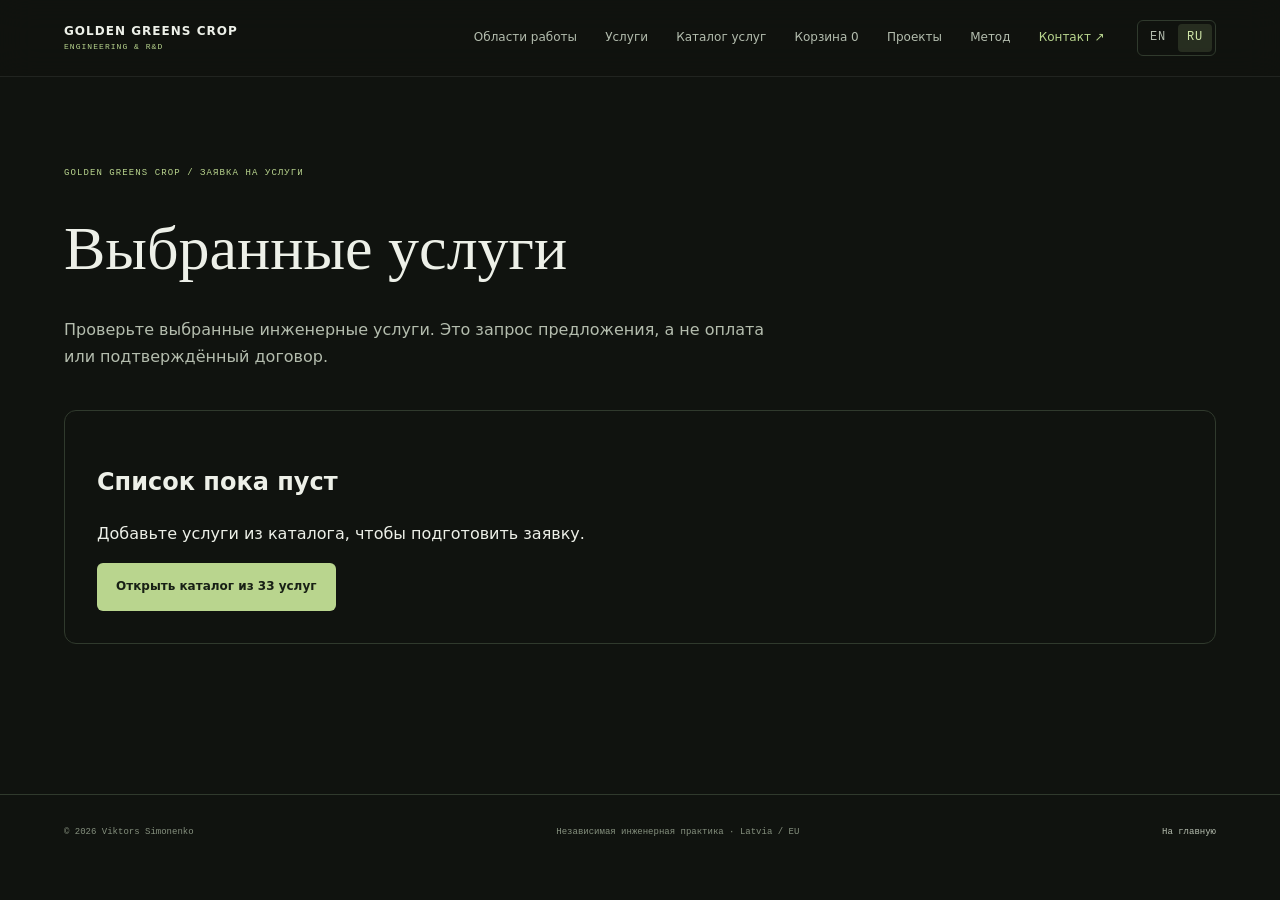
<file: ru/cart/index.html>
<!doctype html>
<html lang="ru">
<head>
<meta charset="utf-8"><meta name="viewport" content="width=device-width,initial-scale=1"><meta name="theme-color" content="#10130f">
<title>Заявка на услуги | Golden Greens Crop</title>
<link rel="stylesheet" href="../../css/tokens.css"><link rel="stylesheet" href="../../css/base.css"><link rel="stylesheet" href="../../css/layout.css"><link rel="stylesheet" href="../../css/components.css"><link rel="stylesheet" href="../../css/responsive.css"><link rel="stylesheet" href="../../css/order.css">
<script src="../../js/main.js" defer></script><script src="../../js/order-core.js" defer></script><script src="../../js/order-cart.js" defer></script><script src="../../js/order-form.js" defer></script>
</head>
<body>
<header class="site-header"><div class="header-inner"><a class="wordmark" href="../../ru/"><span class="wordmark-lockup"><span class="wordmark-name">GOLDEN GREENS CROP</span><span class="wordmark-subtitle">ENGINEERING &amp; R&amp;D</span></span></a>
<button class="nav-toggle" type="button" aria-expanded="false" aria-controls="primary-navigation"><span class="nav-toggle-lines" aria-hidden="true"></span><span class="visually-hidden">Открыть меню</span></button>
<nav class="primary-navigation" id="primary-navigation" aria-label="Основная навигация"><a href="../../ru/#scope">Области работы</a><a href="../../ru/#services">Услуги</a><a href="../services/">Каталог услуг</a><a class="nav-cart" href="./" aria-current="page">Корзина <span class="cart-count" data-cart-count>0</span></a><a href="../../ru/#work">Проекты</a><a href="../../ru/#method">Метод</a><a class="nav-contact" href="../../ru/#contact">Контакт ↗</a><div class="language-switch" aria-label="Язык"><a class="language-option" href="../../cart/" lang="en" hreflang="en">EN</a><a class="language-option is-active" href="./" lang="ru" aria-current="page">RU</a></div></nav></div></header>
<main id="main" class="section-shell order-page"><p class="eyebrow">GOLDEN GREENS CROP / ЗАЯВКА НА УСЛУГИ</p><h1>Выбранные услуги</h1><p class="order-intro">Проверьте выбранные инженерные услуги. Это запрос предложения, а не оплата или подтверждённый договор.</p>
<div data-cart-empty hidden class="cart-empty"><h2>Список пока пуст</h2><p>Добавьте услуги из каталога, чтобы подготовить заявку.</p><a class="button button-primary" href="../services/">Открыть каталог из 33 услуг</a></div>
<section data-order-form hidden><div data-cart-items data-catalog-url="../../data/catalog.ru.json" class="request-items"></div><p class="catalog-note">Цены являются ориентировочными диапазонами. Предложения используют разные модели оплаты (фиксированная стоимость, этапы и ежемесячное сопровождение), поэтому общая сумма к оплате не рассчитывается. Итоговые объём и стоимость согласуются отдельно.</p>
<form id="service-order-form" class="order-form" novalidate>
<h2>Контактные данные</h2><label>Имя (необязательно)<input name="name" autocomplete="name"></label><label>Email (обязательно)<input name="email" type="email" autocomplete="email" required></label><label>Компания / проект<input name="company" autocomplete="organization"></label><label>Сообщение / требования<textarea name="message" rows="5" required></textarea></label>
<input type="hidden" name="access_key" value="d39653f1-c848-4022-81f2-1d0e2c4d57fd"><input type="hidden" name="subject" value="Golden Greens Crop — заявка на услуги"><input type="hidden" name="from_name" value="Golden Greens Crop Website"><input type="hidden" name="selected_services">
<input type="checkbox" name="botcheck" class="hidden" tabindex="-1" autocomplete="off" aria-hidden="true">
<button class="button button-primary" type="submit" data-submit>Отправить заявку</button><p class="form-status" data-form-status role="status" aria-live="polite"></p>
</form></section></main>
<footer class="site-footer"><div class="section-shell footer-inner"><span>© 2026 Viktors Simonenko</span><span>Независимая инженерная практика · Latvia / EU</span><a href="../../ru/">На главную</a></div></footer>
</body></html>
</file>
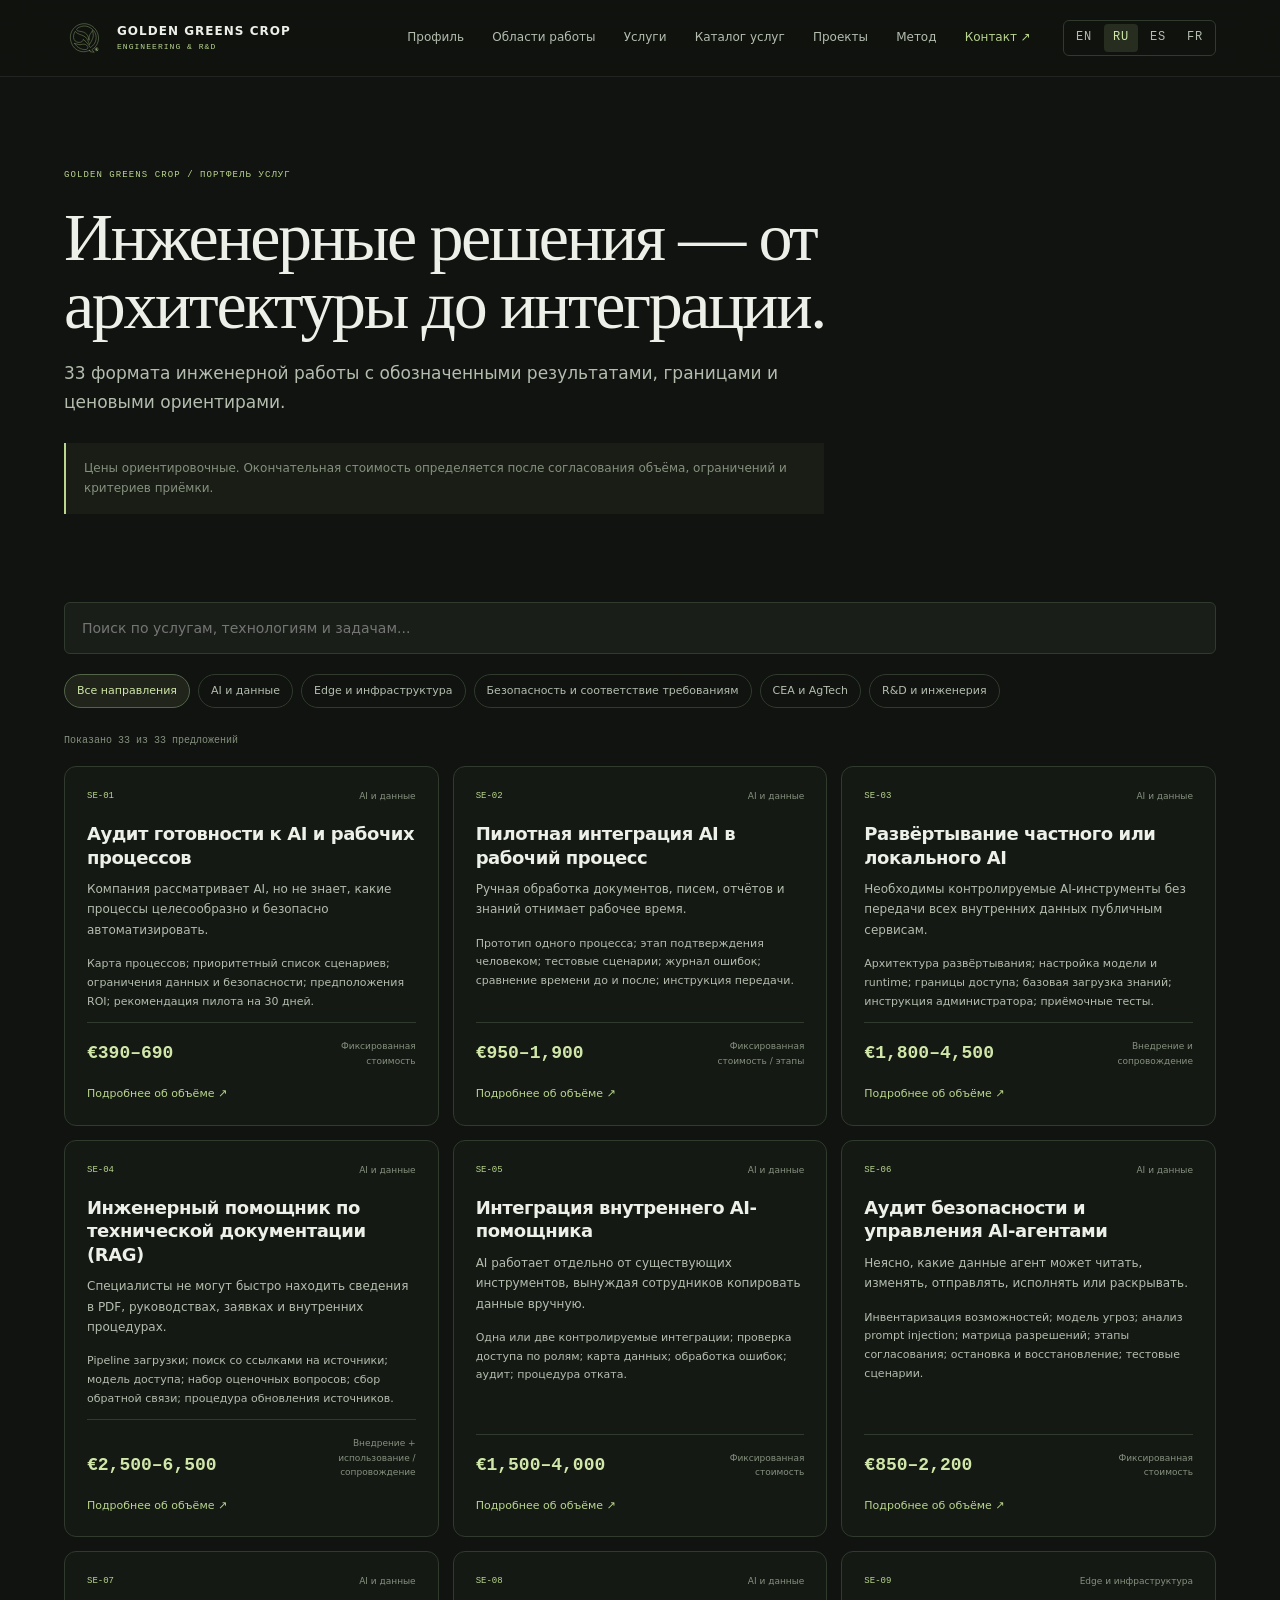
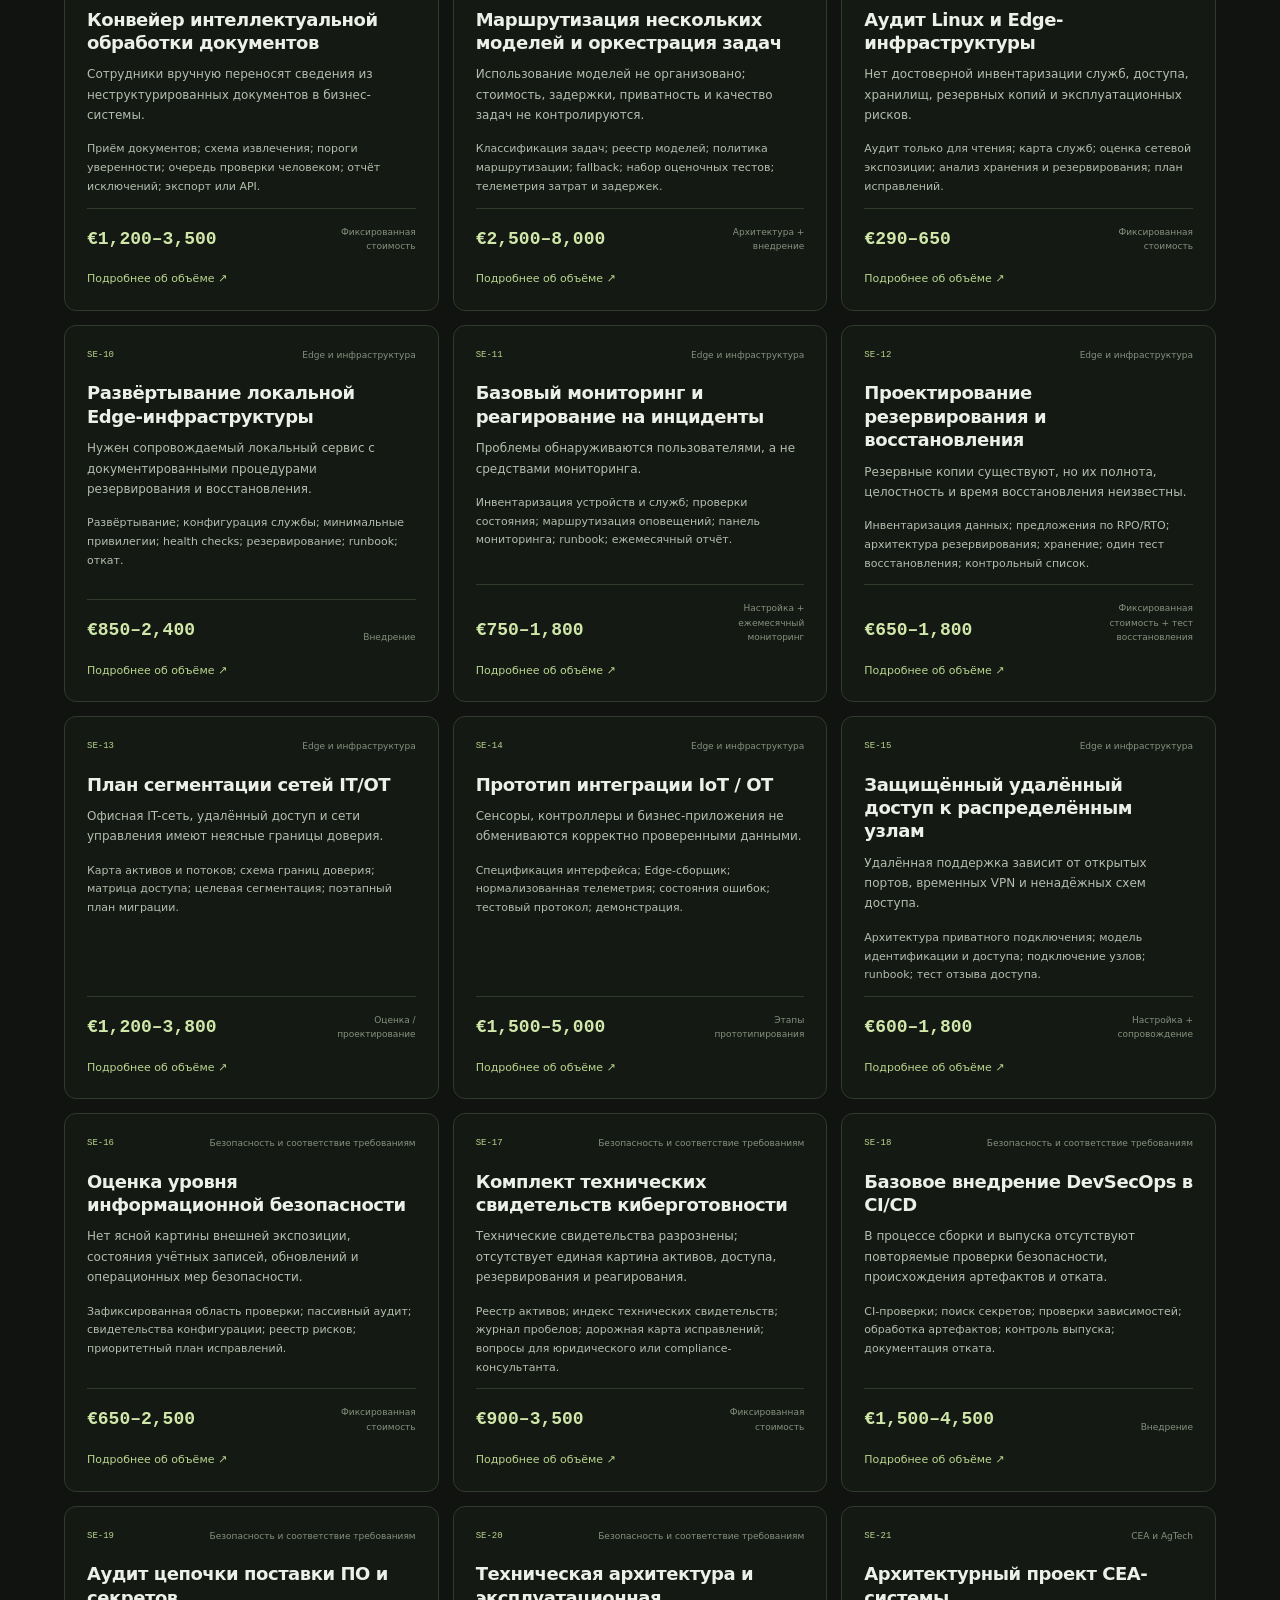
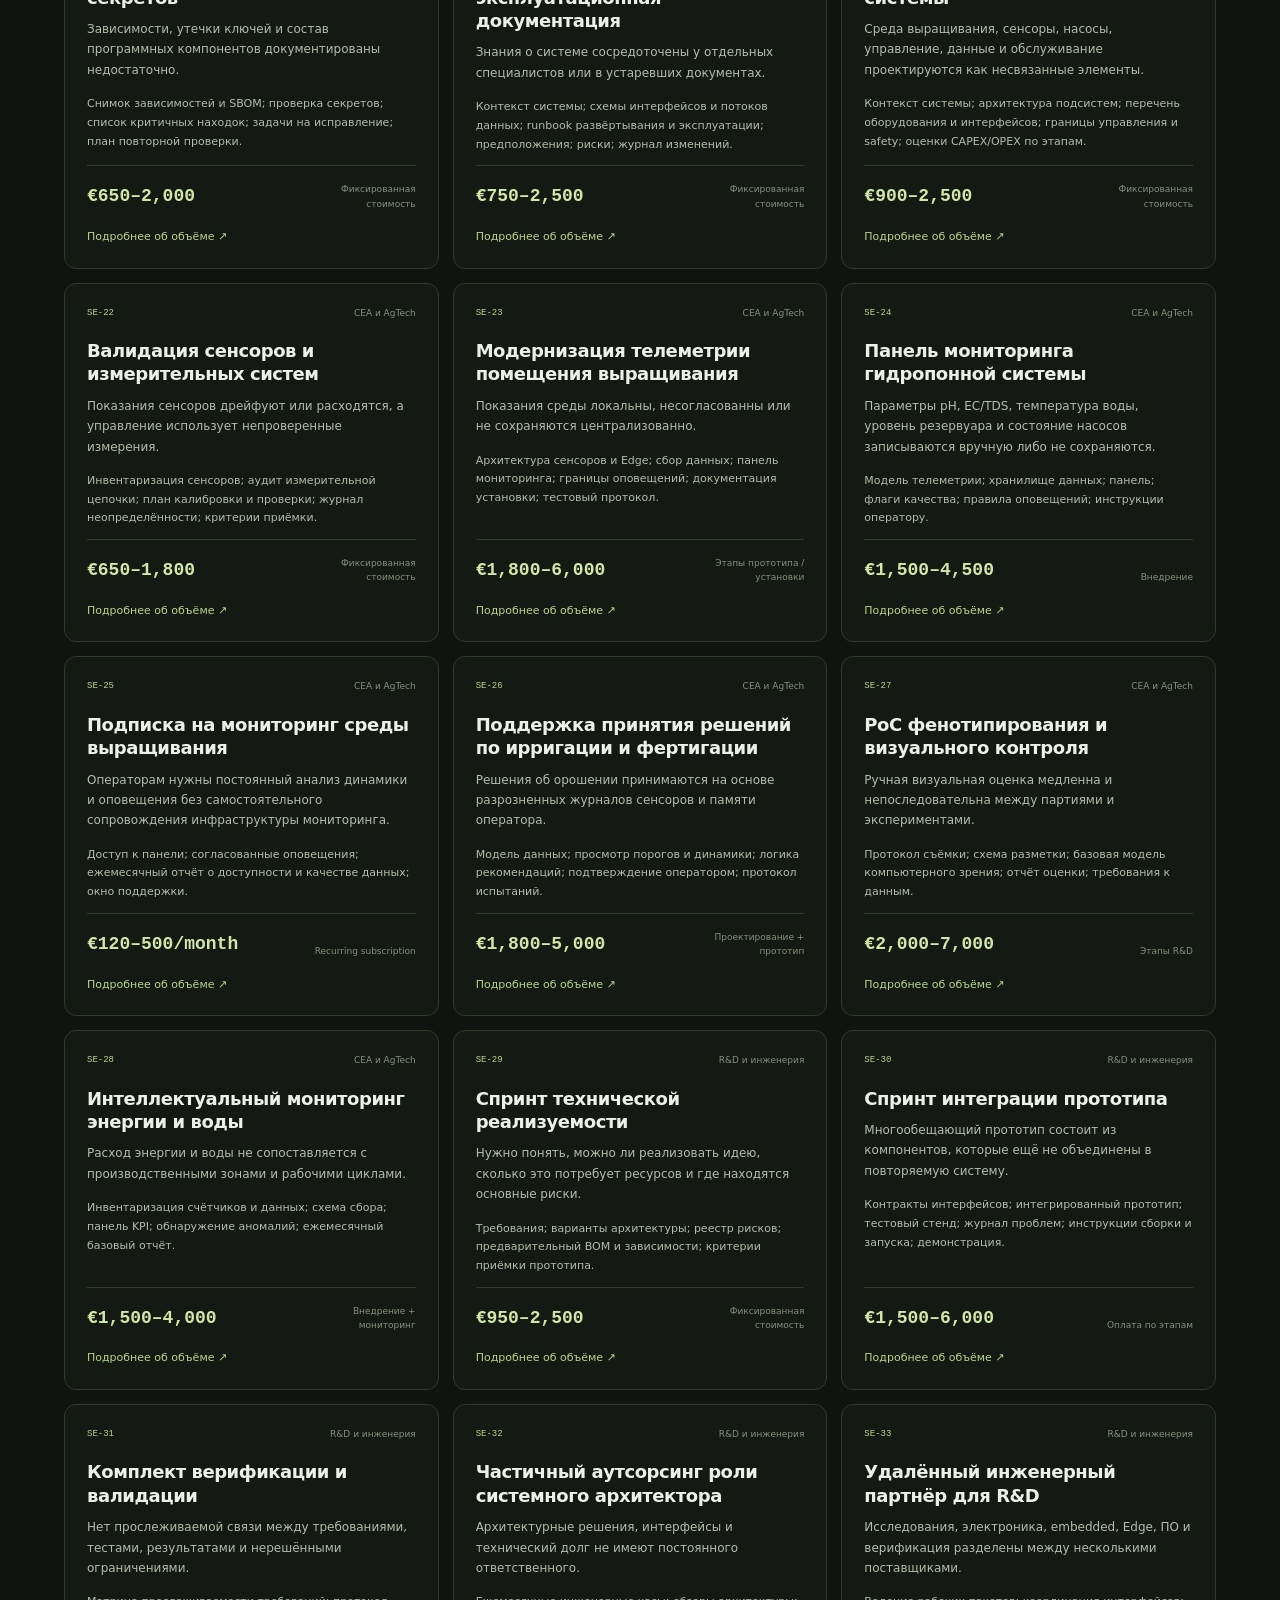
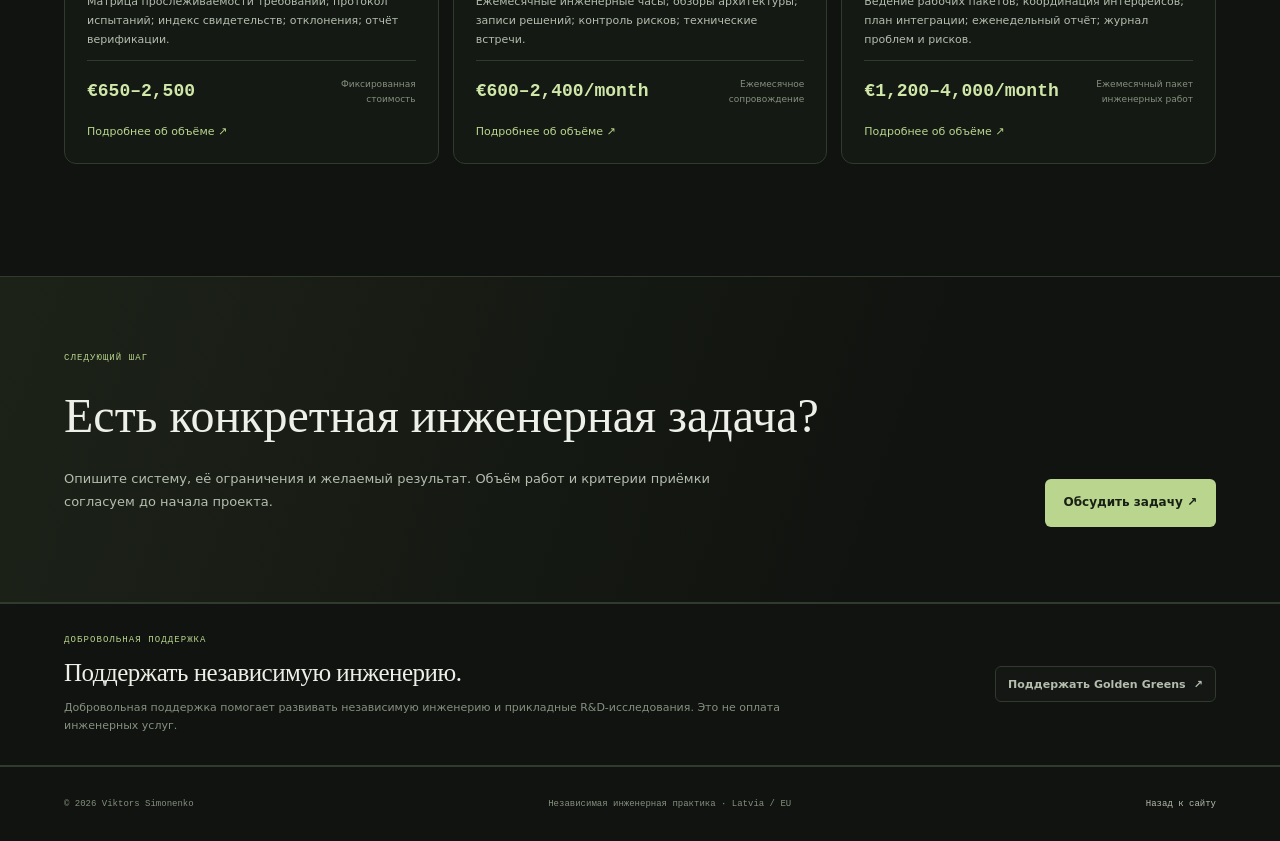
<file: ru/services/index.html>
<!doctype html>
<html lang="ru">
<head>
  <meta charset="utf-8">
  <meta name="viewport" content="width=device-width, initial-scale=1">
  <meta name="theme-color" content="#10130f">
  <link rel="icon" type="image/svg+xml" href="../../assets/brand/golden-greens-crop-mark.svg" sizes="any">
  <link rel="stylesheet" href="../../css/tokens.css">
  <link rel="stylesheet" href="../../css/base.css">
  <link rel="stylesheet" href="../../css/layout.css">
  <link rel="stylesheet" href="../../css/components.css">
  <link rel="stylesheet" href="../../css/responsive.css">
  <link rel="stylesheet" href="../../css/catalog.css">
  <script src="../../js/main.js" defer></script>
  <script src="../../js/catalog.js?v=20261124-2" defer></script>

<!-- BEGIN MANAGED SEO: generated by landingpage-seo-kit -->
<title>Инженерные услуги | Golden Greens Crop</title>
<meta name="description" content="Инженерные услуги с определённым объёмом работ: системная архитектура, embedded и edge-интеграция, промышленные системы, аудит безопасности и R&D в CEA / AgTech.">
<meta name="robots" content="index,follow,max-image-preview:large">
<link rel="canonical" href="https://vitoog.github.io/Landingpage/ru/services/">
<meta name="author" content="Viktors Simonenko">
<meta property="og:type" content="website">
<meta property="og:site_name" content="Golden Greens Crop">
<meta property="og:locale" content="ru_RU">
<meta property="og:title" content="Инженерные услуги | Golden Greens Crop">
<meta property="og:description" content="Инженерные услуги с определённым объёмом работ: системная архитектура, embedded и edge-интеграция, промышленные системы, аудит безопасности и R&D в CEA / AgTech.">
<meta property="og:url" content="https://vitoog.github.io/Landingpage/ru/services/">
<meta name="twitter:card" content="summary">
<meta property="og:locale:alternate" content="en_US">
<meta property="og:locale:alternate" content="es_ES">
<meta property="og:locale:alternate" content="fr_FR">
<link rel="alternate" hreflang="en" href="https://vitoog.github.io/Landingpage/services/">
<link rel="alternate" hreflang="ru" href="https://vitoog.github.io/Landingpage/ru/services/">
<link rel="alternate" hreflang="es" href="https://vitoog.github.io/Landingpage/es/services/">
<link rel="alternate" hreflang="fr" href="https://vitoog.github.io/Landingpage/fr/services/">
<link rel="alternate" hreflang="x-default" href="https://vitoog.github.io/Landingpage/services/">
<script type="application/ld+json">
{
  "@context": "https://schema.org",
  "@graph": [
    {
      "@type": "WebSite",
      "@id": "https://vitoog.github.io/Landingpage/#website",
      "url": "https://vitoog.github.io/Landingpage/",
      "name": "Golden Greens Crop",
      "inLanguage": [
        "en",
        "es",
        "fr",
        "ru"
      ],
      "publisher": {
        "@id": "https://vitoog.github.io/Landingpage/#person"
      }
    },
    {
      "@type": "CollectionPage",
      "@id": "https://vitoog.github.io/Landingpage/ru/services/#webpage",
      "url": "https://vitoog.github.io/Landingpage/ru/services/",
      "name": "Инженерные услуги | Golden Greens Crop",
      "description": "Инженерные услуги с определённым объёмом работ: системная архитектура, embedded и edge-интеграция, промышленные системы, аудит безопасности и R&D в CEA / AgTech.",
      "inLanguage": "ru",
      "isPartOf": {
        "@id": "https://vitoog.github.io/Landingpage/#website"
      },
      "about": [
        {
          "@id": "https://vitoog.github.io/Landingpage/#person"
        },
        {
          "@id": "https://vitoog.github.io/Landingpage/#organization"
        }
      ]
    },
    {
      "@type": "Person",
      "@id": "https://vitoog.github.io/Landingpage/#person",
      "name": "Viktors Simonenko",
      "alternate_name": [
        "Виктор Симоненко",
        "VitoOG"
      ],
      "job_title": "Systems Architect & Integration Engineer",
      "description": "Independent systems architect and integration engineer working across cyber-physical systems, embedded and edge computing, OT/IT integration, industrial systems, CEA / AgTech R&D, and reliability engineering.",
      "same_as": [
        "https://github.com/VitoOG",
        "https://www.linkedin.com/in/viktors-simonenko"
      ],
      "knows_about": [
        "Cyber-physical systems engineering",
        "Systems architecture and integration",
        "Embedded systems and firmware",
        "Edge computing and local-first infrastructure",
        "Operational technology and information technology integration",
        "Industrial automation and data integration",
        "Deterministic control architecture",
        "Infrastructure security and DevSecOps",
        "Controlled-environment agriculture",
        "Reliability, fault isolation, and recovery engineering"
      ],
      "url": "https://vitoog.github.io/Landingpage/",
      "affiliation": {
        "@id": "https://vitoog.github.io/Landingpage/#organization"
      }
    },
    {
      "@type": "Organization",
      "@id": "https://vitoog.github.io/Landingpage/#organization",
      "name": "Golden Greens Crop",
      "legal_name": "SIA \"Golden Greens Crop\"",
      "founding_date": "2026-07-31",
      "registration_number": "40203766342",
      "description": "A Latvia-registered R&D company established to develop and validate cyber-physical systems.",
      "same_as": [
        "https://www.firmas.lv/lv/uznemumi/golden-greens-crop/40203766342",
        "https://company.lursoft.lv/lv/golden-greens-crop"
      ],
      "identifier": {
        "@type": "PropertyValue",
        "propertyID": "Latvian Enterprise Registration Number",
        "value": "40203766342"
      },
      "founder": {
        "@id": "https://vitoog.github.io/Landingpage/#person"
      }
    }
  ]
}
</script>
<!-- END MANAGED SEO -->
</head>
<body data-lang="ru" data-catalog-url="../../data/catalog.ru.json">
  <a class="skip-link" href="#main">Перейти к содержимому</a>
  <header class="site-header">
    <div class="header-inner">
      <a class="wordmark" href="../../ru/" aria-label="Golden Greens Crop — На главную">
        <img class="wordmark-mark" src="../../assets/brand/golden-greens-crop-mark.svg" alt="" width="42" height="42">
        <span class="wordmark-lockup">
          <span class="wordmark-name">GOLDEN GREENS CROP</span>
          <span class="wordmark-subtitle">ENGINEERING &amp; R&amp;D</span>
        </span>
      </a>
      <button class="nav-toggle" type="button" aria-expanded="false" aria-controls="primary-navigation">
        <span class="nav-toggle-lines" aria-hidden="true"></span>
        <span class="visually-hidden">Открыть меню</span>
      </button>
      <nav class="primary-navigation" id="primary-navigation" aria-label="Основная навигация">
<a href="../../ru/#profile">Профиль</a>
<a href="../../ru/#scope">Области работы</a>
<a href="../../ru/#services">Услуги</a>
<a href="./" aria-current="page">Каталог услуг</a>
<a href="../../ru/#work">Проекты</a>
<a href="../../ru/#method">Метод</a>
<a class="nav-contact" href="../../ru/#contact">Контакт <span aria-hidden="true">↗</span></a>
<div class="language-switch" aria-label="Выбор языка">
          <a class="language-option" href="../../services/" lang="en" hreflang="en">EN</a>
          <a class="language-option is-active" href="./" lang="ru" aria-current="page">RU</a>
          <a class="language-option" href="../../es/services/" lang="es" hreflang="es">ES</a>
          <a class="language-option" href="../../fr/services/" lang="fr" hreflang="fr">FR</a>
        </div>
</nav>
    </div>
  </header>
  <main id="main">
    <section class="catalog-hero section-shell">
      <p class="eyebrow">GOLDEN GREENS CROP / ПОРТФЕЛЬ УСЛУГ</p>
      <h1>Инженерные решения — от архитектуры до интеграции.</h1>
      <p class="catalog-lead">33 формата инженерной работы с обозначенными результатами, границами и ценовыми ориентирами.</p>
      <p class="catalog-note">Цены ориентировочные. Окончательная стоимость определяется после согласования объёма, ограничений и критериев приёмки.</p>
    </section>
    <section class="catalog-section section-shell" aria-label="Каталог услуг">
      <div class="catalog-tools">
        <label class="catalog-search-wrap">
          <span class="visually-hidden">Поиск по каталогу</span>
          <input id="catalog-search" type="search" placeholder="Поиск по услугам, технологиям и задачам..." autocomplete="off">
        </label>
        <div id="catalog-filters" class="catalog-filters" aria-label="Фильтр по направлению"></div>
      </div>
      <p id="catalog-count" class="catalog-count" aria-live="polite">Загрузка каталога...</p>
      <div id="catalog-grid" class="catalog-grid"></div>
      <p id="catalog-error" class="catalog-error" hidden></p>
    </section>
    <section class="catalog-contact">
      <div class="section-shell catalog-contact-inner">
        <div>
          <p class="eyebrow">СЛЕДУЮЩИЙ ШАГ</p>
          <h2>Есть конкретная инженерная задача?</h2>
          <p>Опишите систему, её ограничения и желаемый результат. Объём работ и критерии приёмки согласуем до начала проекта.</p>
        </div>
        <a class="button button-primary" href="mailto:viksim1221@gmail.com?subject=%D0%97%D0%B0%D0%BF%D1%80%D0%BE%D1%81%20%D0%BF%D0%BE%20%D0%B8%D0%BD%D0%B6%D0%B5%D0%BD%D0%B5%D1%80%D0%BD%D0%BE%D0%B9%20%D1%83%D1%81%D0%BB%D1%83%D0%B3%D0%B5">Обсудить задачу ↗</a>
      </div>
    </section>
    <section class="catalog-support" aria-labelledby="catalog-support-title">
      <div class="section-shell catalog-support-inner">
        <div class="catalog-support-copy">
          <p class="eyebrow">ДОБРОВОЛЬНАЯ ПОДДЕРЖКА</p>
          <h2 id="catalog-support-title">Поддержать независимую инженерию.</h2>
          <p>Добровольная поддержка помогает развивать независимую инженерию и прикладные R&amp;D-исследования. Это не оплата инженерных услуг.</p>
        </div>
        <a class="button button-support" href="https://buymeacoffee.com/goldengreens" target="_blank" rel="noopener noreferrer">Поддержать Golden Greens <span aria-hidden="true">↗</span></a>
      </div>
    </section>
  </main>
  <dialog id="offer-dialog" class="offer-dialog">
    <form method="dialog"><button class="dialog-close" aria-label="Закрыть">×</button></form>
    <div id="offer-dialog-content"></div>
  </dialog>
  <footer class="site-footer">
    <div class="section-shell footer-inner">
      <span>© <span id="current-year">2026</span> Viktors Simonenko</span>
      <span>Независимая инженерная практика · Latvia / EU</span>
      <a href="../../ru/">Назад к сайту</a>
    </div>
  </footer>
</body>
</html>
</file>
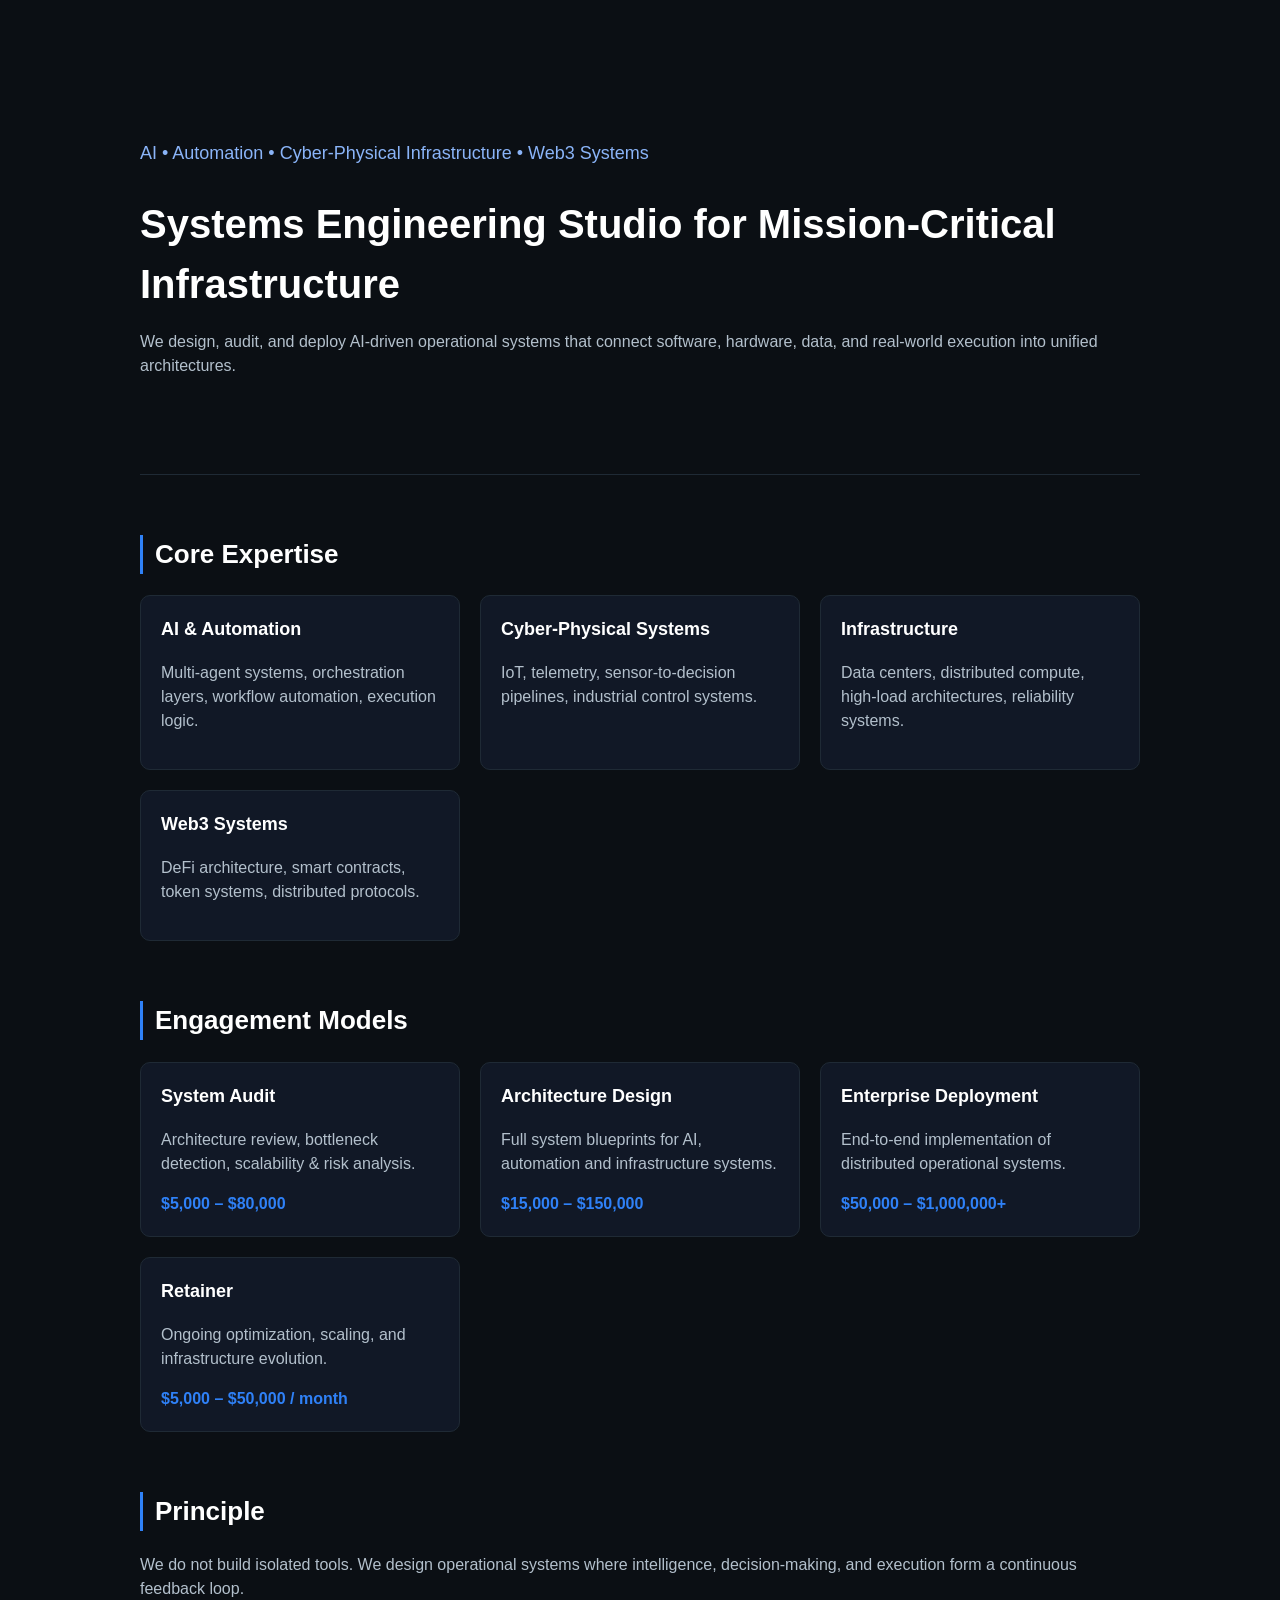
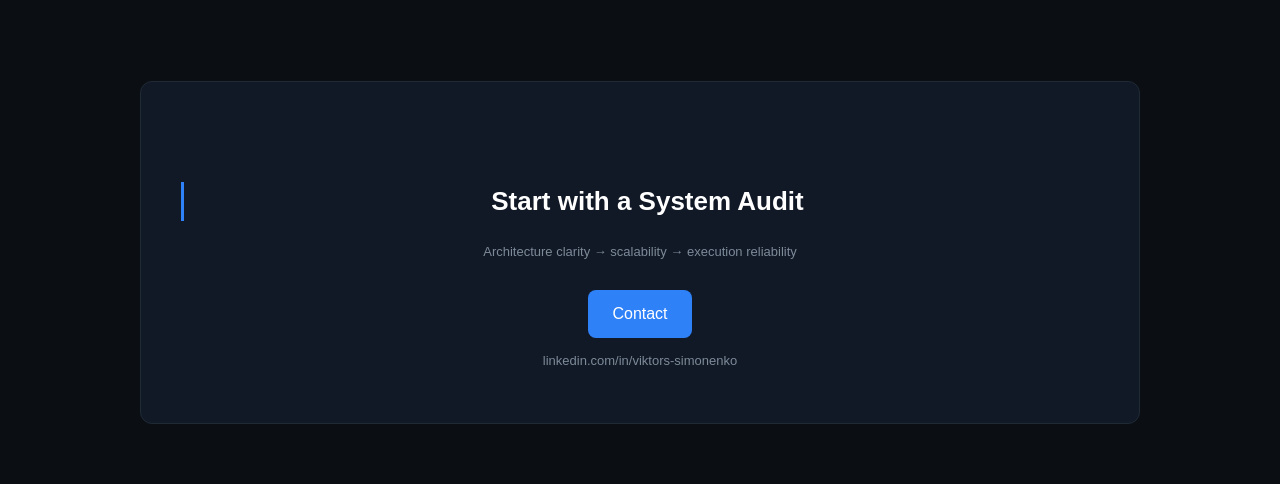
<file: ai_infra_landing.html>
<!DOCTYPE html>
<html lang="en">
<head>
<meta charset="UTF-8">
<meta name="viewport" content="width=device-width, initial-scale=1.0">
<title>AI & Cyber-Physical Systems Studio</title>
<style>
    body {
        margin: 0;
        font-family: Arial, Helvetica, sans-serif;
        background: #0b0f14;
        color: #e6edf3;
        line-height: 1.5;
    }
    .container {
        max-width: 1000px;
        margin: 0 auto;
        padding: 60px 20px;
    }
    h1, h2, h3 {
        color: #ffffff;
    }
    h1 {
        font-size: 40px;
        margin-bottom: 10px;
    }
    h2 {
        margin-top: 60px;
        font-size: 26px;
        border-left: 3px solid #2f81f7;
        padding-left: 12px;
    }
    p {
        color: #b3c0cc;
        font-size: 16px;
    }
    .hero {
        padding: 80px 0;
        border-bottom: 1px solid #1f2a35;
    }
    .tagline {
        font-size: 18px;
        color: #8ab4f8;
        margin-bottom: 20px;
    }
    .grid {
        display: grid;
        grid-template-columns: repeat(auto-fit, minmax(250px, 1fr));
        gap: 20px;
        margin-top: 20px;
    }
    .card {
        background: #111826;
        padding: 20px;
        border-radius: 10px;
        border: 1px solid #1f2a35;
    }
    .card h3 {
        margin-top: 0;
        font-size: 18px;
    }
    .price {
        color: #2f81f7;
        font-weight: bold;
        margin-top: 10px;
    }
    .section {
        margin-top: 60px;
    }
    .cta {
        margin-top: 80px;
        padding: 40px;
        background: #111826;
        border: 1px solid #1f2a35;
        border-radius: 12px;
        text-align: center;
    }
    .cta a {
        display: inline-block;
        margin-top: 15px;
        padding: 12px 24px;
        background: #2f81f7;
        color: white;
        text-decoration: none;
        border-radius: 8px;
    }
    .small {
        font-size: 13px;
        color: #7d8b98;
    }
</style>
</head>
<body>

<div class="container">

    <div class="hero">
        <div class="tagline">AI • Automation • Cyber-Physical Infrastructure • Web3 Systems</div>
        <h1>Systems Engineering Studio for Mission-Critical Infrastructure</h1>
        <p>
            We design, audit, and deploy AI-driven operational systems that connect software, hardware,
            data, and real-world execution into unified architectures.
        </p>
    </div>

    <div class="section">
        <h2>Core Expertise</h2>
        <div class="grid">
            <div class="card">
                <h3>AI & Automation</h3>
                <p>Multi-agent systems, orchestration layers, workflow automation, execution logic.</p>
            </div>
            <div class="card">
                <h3>Cyber-Physical Systems</h3>
                <p>IoT, telemetry, sensor-to-decision pipelines, industrial control systems.</p>
            </div>
            <div class="card">
                <h3>Infrastructure</h3>
                <p>Data centers, distributed compute, high-load architectures, reliability systems.</p>
            </div>
            <div class="card">
                <h3>Web3 Systems</h3>
                <p>DeFi architecture, smart contracts, token systems, distributed protocols.</p>
            </div>
        </div>
    </div>

    <div class="section">
        <h2>Engagement Models</h2>
        <div class="grid">
            <div class="card">
                <h3>System Audit</h3>
                <p>Architecture review, bottleneck detection, scalability & risk analysis.</p>
                <div class="price">$5,000 – $80,000</div>
            </div>
            <div class="card">
                <h3>Architecture Design</h3>
                <p>Full system blueprints for AI, automation and infrastructure systems.</p>
                <div class="price">$15,000 – $150,000</div>
            </div>
            <div class="card">
                <h3>Enterprise Deployment</h3>
                <p>End-to-end implementation of distributed operational systems.</p>
                <div class="price">$50,000 – $1,000,000+</div>
            </div>
            <div class="card">
                <h3>Retainer</h3>
                <p>Ongoing optimization, scaling, and infrastructure evolution.</p>
                <div class="price">$5,000 – $50,000 / month</div>
            </div>
        </div>
    </div>

    <div class="section">
        <h2>Principle</h2>
        <p>
            We do not build isolated tools. We design operational systems where intelligence,
            decision-making, and execution form a continuous feedback loop.
        </p>
    </div>

    <div class="cta">
        <h2>Start with a System Audit</h2>
        <p class="small">Architecture clarity → scalability → execution reliability</p>
        <a href="mailto:viksim1221@gmail.com">Contact</a>
        <p class="small">linkedin.com/in/viktors-simonenko</p>
    </div>

</div>

</body>
</html>
</file>
<file: css/tokens.css>
:root {
  color-scheme: dark;
  --color-bg: #10130f;
  --color-bg-soft: #151a14;
  --color-surface: #191f18;
  --color-surface-raised: #1e261c;
  --color-border: #303a2d;
  --color-border-strong: #536448;
  --color-text: #edf0e8;
  --color-text-soft: #b4bdae;
  --color-muted: #85907e;
  --color-accent: #b9d58e;
  --color-accent-strong: #d0e7a9;
  --font-sans: "Manrope", ui-sans-serif, system-ui, -apple-system, BlinkMacSystemFont, "Segoe UI", sans-serif;
  --font-display: "Cormorant Garamond", Georgia, serif;
  --font-script: "Bad Script", "Segoe Script", cursive;
  --font-mono: "SFMono-Regular", Consolas, "Liberation Mono", monospace;
  --content-width: 1160px;
  --page-gutter: clamp(20px, 5vw, 76px);
  --radius-sm: 6px;
  --radius-md: 12px;
  --radius-lg: 18px;
  --shadow-panel: 0 24px 70px rgb(0 0 0 / 22%);
}
</file>
<file: css/base.css>
*,
*::before,
*::after { box-sizing: border-box; }

html { scroll-behavior: smooth; scroll-padding-top: 88px; background: var(--color-bg); }
body {
  min-width: 320px;
  margin: 0;
  background: var(--color-bg);
  color: var(--color-text);
  font-family: var(--font-sans);
  font-size: 16px;
  line-height: 1.6;
  -webkit-font-smoothing: antialiased;
  text-rendering: optimizeLegibility;
}
body::before {
  position: fixed;
  z-index: -1;
  inset: 0;
  background: radial-gradient(ellipse at 78% 8%, rgb(185 213 142 / 7%), transparent 34%),
              linear-gradient(180deg, #11150f 0%, var(--color-bg) 48%);
  content: "";
  pointer-events: none;
}
::selection { background: var(--color-accent); color: var(--color-bg); }
a { color: inherit; }
button, a { -webkit-tap-highlight-color: transparent; }
a:focus-visible, button:focus-visible { outline: 2px solid var(--color-accent); outline-offset: 4px; }
img, svg { max-width: 100%; }
.visually-hidden {
  position: absolute;
  width: 1px;
  height: 1px;
  padding: 0;
  margin: -1px;
  overflow: hidden;
  clip: rect(0, 0, 0, 0);
  white-space: nowrap;
  border: 0;
}
.skip-link {
  position: absolute;
  z-index: 200;
  top: 10px;
  left: 10px;
  padding: 10px 14px;
  transform: translateY(-160%);
  border-radius: var(--radius-sm);
  background: var(--color-accent);
  color: var(--color-bg);
  font-weight: 700;
}
.skip-link:focus { transform: translateY(0); }
</file>
<file: css/layout.css>
.section-shell { width: min(var(--content-width), calc(100% - var(--page-gutter) * 2)); margin-inline: auto; }
.site-header {
  position: sticky;
  z-index: 100;
  top: 0;
  border-bottom: 1px solid rgb(237 240 232 / 8%);
  background: rgb(16 19 15 / 88%);
  backdrop-filter: blur(16px);
}
.header-inner {
  display: flex;
  width: min(1320px, calc(100% - var(--page-gutter) * 2));
  min-height: 76px;
  align-items: center;
  justify-content: space-between;
  gap: clamp(18px, 2vw, 30px);
  margin-inline: auto;
}
.wordmark {
  display: inline-flex;
  flex: 0 0 auto;
  align-items: center;
  gap: 11px;
  text-decoration: none;
}

.wordmark-mark {
  display: block;
  width: 42px;
  height: 42px;
  flex: 0 0 auto;
  object-fit: contain;
}

.wordmark-lockup {
  display: flex;
  flex-direction: column;
  gap: 3px;
}

.wordmark-name {
  color: var(--color-text);
  font-family: var(--font-sans);
  font-size: 12px;
  font-weight: 700;
  letter-spacing: .085em;
  line-height: 1.15;
}

.wordmark-subtitle {
  color: var(--color-accent);
  font-family: var(--font-mono);
  font-size: 8px;
  font-weight: 500;
  letter-spacing: .13em;
  line-height: 1.2;
}
.primary-navigation {
  display: flex;
  flex: 0 0 auto;
  align-items: center;
  justify-content: flex-end;
  flex-wrap: nowrap;
  gap: clamp(16px, 2.2vw, 30px);
  white-space: nowrap;
}
.primary-navigation > a { flex: 0 0 auto; white-space: nowrap; }
.primary-navigation .language-switch { flex: 0 0 auto; }
.primary-navigation a {
  color: var(--color-text-soft);
  font-size: 12px;
  text-decoration: none;
  transition: color 160ms ease;
}
.primary-navigation a:hover { color: var(--color-accent-strong); }
.primary-navigation .nav-contact { color: var(--color-accent); }
.nav-toggle { display: none; }
.hero {
  display: grid;
  min-height: min(790px, calc(100svh - 76px));
  grid-template-columns: minmax(0, 1.02fr) minmax(410px, .98fr);
  align-items: center;
  gap: clamp(42px, 6vw, 90px);
  padding-block: 92px 100px;
}
.hero-copy { max-width: 680px; }
.hero h1 {
  max-width: 760px;
  margin: 22px 0 22px;
  font-family: var(--font-display);
  font-size: clamp(46px, 5.4vw, 76px);
  font-weight: 500;
  letter-spacing: -.035em;
  line-height: .96;
}
.text-accent { color: var(--color-accent); }
.hero-role { margin: 0 0 14px; color: var(--color-accent-strong); font-size: clamp(17px, 1.8vw, 21px); font-weight: 550; letter-spacing: -.025em; }
.hero-lead { max-width: 650px; margin: 0; color: var(--color-text-soft); font-size: clamp(16px, 1.55vw, 18px); line-height: 1.75; }
.hero-actions { display: flex; align-items: center; flex-wrap: wrap; gap: 22px; margin-top: 32px; }
.hero-tags { display: flex; flex-wrap: wrap; gap: 9px; margin-top: 42px; }
.hero-visual { min-width: 0; padding: 24px; border: 1px solid var(--color-border); border-radius: var(--radius-lg); background: linear-gradient(145deg, rgb(30 38 28 / 82%), rgb(20 25 19 / 94%)); box-shadow: var(--shadow-panel); }
.visual-topline, .visual-caption { display: flex; align-items: center; justify-content: space-between; gap: 12px; color: var(--color-muted); font-family: var(--font-mono); font-size: 9px; letter-spacing: .1em; }
.visual-topline { padding-bottom: 17px; border-bottom: 1px solid var(--color-border); }
.visual-index { color: var(--color-accent); }
.system-diagram { display: grid; grid-template-columns: minmax(0, 1fr) 148px; align-items: center; gap: 14px; padding-block: 20px; }
.system-column { display: flex; flex-direction: column; align-items: stretch; }
.system-node { display: flex; min-height: 56px; align-items: center; gap: 12px; padding: 9px 12px; border: 1px solid #354132; border-radius: 8px; background: rgb(13 17 12 / 65%); }
.node-physical { border-color: #596b47; }
.node-control { border-color: #829b65; background: rgb(49 64 39 / 42%); }
.node-index { color: var(--color-accent); font-family: var(--font-mono); font-size: 10px; }
.system-node strong, .system-node small { display: block; }
.system-node strong { font-size: 11px; font-weight: 590; }
.system-node small { margin-top: 2px; color: var(--color-muted); font-size: 9px; line-height: 1.4; }
.diagram-link { width: 1px; height: 9px; align-self: center; background: var(--color-border-strong); }
.advisory-node { padding: 13px 11px; border: 1px dashed #71835d; border-radius: 9px; background: rgb(185 213 142 / 5%); }
.advisory-label { display: block; color: var(--color-accent); font-family: var(--font-mono); font-size: 8px; letter-spacing: .08em; }
.advisory-node strong { display: block; margin-top: 13px; font-size: 13px; }
.advisory-node p, .advisory-node small { display: block; color: var(--color-text-soft); font-size: 10px; line-height: 1.5; }
.advisory-rule { margin-block: 14px 9px; color: var(--color-accent); font-family: var(--font-mono); font-size: 9px; }
.advisory-node small { color: var(--color-muted); }
.visual-caption { padding-top: 15px; border-top: 1px solid var(--color-border); font-size: 8px; }
.content-section { padding-block: 112px; }
.section-heading { max-width: 760px; margin-bottom: 48px; }
.section-heading h2, .contact-inner h2 { margin: 12px 0 16px; font-family: var(--font-display); font-size: clamp(36px, 4.2vw, 56px); font-weight: 500; letter-spacing: -.035em; line-height: 1.02; }
.section-summary { max-width: 690px; margin: 0; color: var(--color-text-soft); font-size: 16px; line-height: 1.75; }
.scope-grid { display: grid; grid-template-columns: repeat(3, minmax(0, 1fr)); gap: 0 34px; border-top: 1px solid var(--color-border); }
.scope-item { min-height: 205px; padding: 25px 0 30px; border-bottom: 1px solid var(--color-border); }
.scope-item h3 { margin: 17px 0 9px; font-size: 18px; font-weight: 570; letter-spacing: -.025em; }
.scope-item p { max-width: 330px; margin: 0; color: var(--color-text-soft); font-size: 13px; line-height: 1.75; }
.services-section, .work-section { border-block: 1px solid var(--color-border); background: linear-gradient(180deg, rgb(255 255 255 / 1.8%), transparent); }
.services-section .content-section, .work-section .content-section { padding-block: 112px; }
.service-list { display: grid; gap: 14px; }
.service-card { padding: 28px 30px; border: 1px solid var(--color-border); border-radius: var(--radius-md); background: rgb(23 29 21 / 72%); }
.service-featured { border-color: var(--color-border-strong); background: linear-gradient(130deg, rgb(39 51 32 / 72%), rgb(23 29 21 / 85%)); }
.service-meta, .work-card-top { display: flex; align-items: center; justify-content: space-between; gap: 16px; color: var(--color-accent); font-family: var(--font-mono); font-size: 9px; letter-spacing: .1em; }
.service-type { color: var(--color-muted); }
.service-content { display: grid; grid-template-columns: 1fr .88fr; gap: 50px; padding-block: 22px 14px; }
.service-content h3 { max-width: 510px; margin: 0 0 12px; font-size: clamp(21px, 2.4vw, 28px); font-weight: 560; letter-spacing: -.04em; line-height: 1.15; }
.service-content p { max-width: 560px; margin: 0; color: var(--color-text-soft); font-size: 14px; line-height: 1.75; }
.deliverables h4 { margin: 0 0 10px; color: var(--color-accent-strong); font-family: var(--font-mono); font-size: 10px; font-weight: 500; letter-spacing: .08em; text-transform: uppercase; }
.deliverables ul { display: grid; gap: 7px; margin: 0; padding: 0; list-style: none; }
.deliverables li { position: relative; padding-left: 17px; color: var(--color-text-soft); font-size: 12px; line-height: 1.55; }
.deliverables li::before { position: absolute; left: 0; color: var(--color-accent); content: "—"; }
.diagnostic-strip { display: flex; align-items: center; justify-content: space-between; gap: 24px; margin-top: 22px; padding: 19px 20px; border: 1px solid rgb(185 213 142 / 28%); border-radius: 9px; background: rgb(10 14 9 / 32%); }
.diagnostic-label { display: block; margin-bottom: 5px; color: var(--color-accent); font-family: var(--font-mono); font-size: 8px; letter-spacing: .1em; }
.diagnostic-strip strong { display: block; font-size: 14px; }
.diagnostic-strip p { margin: 5px 0 0; color: var(--color-text-soft); font-size: 11px; line-height: 1.6; }
.diagnostic-price { min-width: 135px; text-align: right; }
.diagnostic-price strong { color: var(--color-accent-strong); font-family: var(--font-mono); font-size: 26px; font-weight: 500; }
.diagnostic-price span { display: block; color: var(--color-muted); font-size: 9px; }
.scope-note, .services-footnote { margin: 12px 0 0; color: var(--color-muted); font-size: 10px; line-height: 1.6; }
.method-steps { display: grid; grid-template-columns: repeat(5, minmax(0, 1fr)); gap: 18px; margin: 0; padding: 0; list-style: none; }
.method-steps li { min-height: 205px; padding: 20px 16px; border-top: 1px solid var(--color-border-strong); background: linear-gradient(180deg, rgb(185 213 142 / 4%), transparent 65%); }
.step-number, .item-number { color: var(--color-accent); font-family: var(--font-mono); font-size: 10px; }
.method-steps h3 { margin: 24px 0 8px; font-size: 17px; font-weight: 570; }
.method-steps p { margin: 0; color: var(--color-text-soft); font-size: 12px; line-height: 1.7; }
.principle-line { display: grid; grid-template-columns: 180px 1fr; gap: 25px; margin-top: 36px; padding: 22px 0; border-block: 1px solid var(--color-border); }
.principle-line span { color: var(--color-accent); font-family: var(--font-mono); font-size: 9px; letter-spacing: .08em; }
.principle-line strong { max-width: 800px; font-size: 14px; font-weight: 520; line-height: 1.7; }
.work-grid { display: grid; grid-template-columns: repeat(2, minmax(0, 1fr)); gap: 16px; }
.work-card { display: flex; min-height: 435px; flex-direction: column; padding: 25px; border: 1px solid var(--color-border); border-radius: var(--radius-md); background: rgb(18 23 17 / 78%); }
.work-card h3 { margin: 30px 0 4px; font-size: 23px; font-weight: 560; letter-spacing: -.04em; }
.work-subtitle { margin: 0 0 18px; color: var(--color-accent); font-size: 11px; }
.work-card > p:not(.work-subtitle) { margin: 0; color: var(--color-text-soft); font-size: 13px; line-height: 1.75; }
.maturity { padding: 5px 7px; border: 1px solid var(--color-border); border-radius: 4px; color: var(--color-text-soft); font-size: 8px; letter-spacing: .04em; }
.maturity-prototype { border-color: #708658; color: var(--color-accent-strong); }
.work-evidence { margin-top: 22px; padding-top: 15px; border-top: 1px solid var(--color-border); }
.work-evidence strong { color: var(--color-accent-strong); font-family: var(--font-mono); font-size: 9px; font-weight: 500; text-transform: uppercase; }
.work-evidence p { margin: 6px 0 0; color: var(--color-muted); font-size: 11px; line-height: 1.65; }
.work-link { display: inline-flex; align-items: center; gap: 8px; align-self: flex-start; margin-top: auto; padding-top: 22px; color: var(--color-accent); font-size: 11px; text-decoration: none; }
.work-link:hover { color: var(--color-accent-strong); }
.principles-section { padding-bottom: 125px; }
.principles-grid { display: grid; grid-template-columns: repeat(3, minmax(0, 1fr)); gap: 0 35px; border-top: 1px solid var(--color-border); }
.principles-grid > div { padding: 24px 0 28px; border-bottom: 1px solid var(--color-border); }
.principles-grid h3 { margin: 0 0 8px; font-size: 16px; font-weight: 570; }
.principles-grid p { max-width: 330px; margin: 0; color: var(--color-text-soft); font-size: 12px; line-height: 1.75; }
.contact-section { border-top: 1px solid var(--color-border); background: linear-gradient(110deg, rgb(185 213 142 / 8%), transparent 70%); }
.contact-inner { display: grid; grid-template-columns: 1fr 260px; align-items: end; gap: 60px; padding-block: 90px; }
.contact-inner h2 { max-width: 740px; }
.contact-inner > div:first-child > p:last-child { max-width: 700px; margin: 0; color: var(--color-text-soft); line-height: 1.75; }
.contact-actions { display: flex; flex-direction: column; align-items: flex-start; gap: 14px; }
.contact-actions > a:not(.button) { color: var(--color-text-soft); font-size: 12px; text-decoration: none; }
.contact-actions > a:not(.button):hover { color: var(--color-accent); }
.site-footer { border-top: 1px solid var(--color-border); }
.footer-inner { display: flex; min-height: 74px; align-items: center; justify-content: space-between; gap: 18px; color: var(--color-muted); font-family: var(--font-mono); font-size: 9px; }
.footer-inner a { color: var(--color-text-soft); text-decoration: none; }
.footer-inner a:hover { color: var(--color-accent); }

.support-card {
  display: grid;
  grid-template-columns: minmax(0, 1fr);
  align-items: start;
  gap: 8px;
  width: min(100%, 420px);
  min-width: 0;
  margin-top: 8px;
  padding: 12px 14px;
  border: 1px solid var(--color-border);
  border-radius: var(--radius-sm);
  background: transparent;
}
.support-card h3 {
  grid-column: 1;
  min-width: 0;
  margin: 0;
  color: var(--color-text-soft);
  font-size: 11px;
  font-weight: 550;
}
.support-card p {
  grid-column: 1;
  min-width: 0;
  margin: 0;
  color: var(--color-muted);
  font-size: 10px;
  line-height: 1.55;
}
.support-card .button {
  grid-column: 1;
  grid-row: auto;
  justify-self: start;
  width: fit-content;
  max-width: 100%;
  min-width: 0;
  min-height: 36px;
  margin: 0;
  padding: 7px 12px;
  gap: 8px;
  line-height: 1.35;
  text-align: center;
  white-space: normal;
}
.support-card .button > span[aria-hidden="true"] {
  flex: 0 0 auto;
}
</file>
<file: css/components.css>
.eyebrow { display: flex; align-items: center; gap: 9px; margin: 0; color: var(--color-accent); font-family: var(--font-mono); font-size: 9px; letter-spacing: .12em; line-height: 1.5; text-transform: uppercase; }
.eyebrow-mark { width: 6px; height: 6px; flex: 0 0 auto; border-radius: 50%; background: var(--color-accent); box-shadow: 0 0 12px rgb(185 213 142 / 42%); }
.button { display: inline-flex; min-height: 48px; align-items: center; justify-content: center; gap: 13px; padding: 0 18px; border: 1px solid transparent; border-radius: var(--radius-sm); font-size: 12px; font-weight: 650; text-decoration: none; transition: background 160ms ease, border-color 160ms ease, transform 160ms ease; }
.button-primary { background: var(--color-accent); color: #182015; }
.button-primary:hover { transform: translateY(-2px); background: var(--color-accent-strong); }
.text-link { display: inline-flex; align-items: center; gap: 9px; color: var(--color-text-soft); font-size: 12px; text-decoration: none; }
.text-link:hover { color: var(--color-accent); }
.hero-tags span { padding: 7px 10px; border: 1px solid var(--color-border); border-radius: 4px; color: var(--color-muted); font-family: var(--font-mono); font-size: 9px; }


/* Explicit language switch shared by the English and Russian pages. */
.language-switch { display: inline-flex; align-items: center; gap: 3px; margin-left: 4px; padding: 3px; border: 1px solid var(--color-border); border-radius: 6px; }
.language-option { display: inline-flex; min-width: 34px; min-height: 28px; align-items: center; justify-content: center; padding: 0 7px; border-radius: 4px; color: var(--color-text-soft); font-family: var(--font-mono); font-size: 10px; letter-spacing: .06em; text-decoration: none; }
.language-option:hover { color: var(--color-accent-strong); }
.language-option[aria-current="page"] { background: rgb(185 213 142 / 14%); color: var(--color-accent-strong); }

.button-support {
  min-height: 36px;
  gap: 8px;
  padding: 0 12px;
  border-color: var(--color-border);
  border-radius: var(--radius-sm);
  background: rgb(255 255 255 / 1.5%);
  color: var(--color-text-soft);
  font-size: 11px;
  font-weight: 550;
  letter-spacing: .005em;
}
.button-support:hover {
  transform: none;
  border-color: var(--color-border-strong);
  background: var(--color-surface);
  color: var(--color-accent-strong);
}
</file>
<file: css/responsive.css>
@media (max-width: 1000px) {
  .header-inner { min-height: 68px; }
  .nav-toggle {
    display: grid;
    width: 42px;
    height: 42px;
    place-items: center;
    border: 1px solid var(--color-border);
    border-radius: 8px;
    background: transparent;
    color: var(--color-text);
    cursor: pointer;
  }
  .nav-toggle-lines, .nav-toggle-lines::before, .nav-toggle-lines::after { display: block; width: 17px; height: 1px; background: currentColor; transition: transform 160ms ease; }
  .nav-toggle-lines { position: relative; }
  .nav-toggle-lines::before, .nav-toggle-lines::after { position: absolute; left: 0; content: ""; }
  .nav-toggle-lines::before { transform: translateY(-5px); }
  .nav-toggle-lines::after { transform: translateY(5px); }
  .nav-toggle[aria-expanded="true"] .nav-toggle-lines { background: transparent; }
  .nav-toggle[aria-expanded="true"] .nav-toggle-lines::before { transform: rotate(45deg); }
  .nav-toggle[aria-expanded="true"] .nav-toggle-lines::after { transform: rotate(-45deg); }
  .primary-navigation {
    position: absolute;
    top: calc(100% + 1px);
    right: 0;
    left: 0;
    display: none;
    align-items: stretch;
    gap: 0;
    padding: 10px var(--page-gutter) 18px;
    border-bottom: 1px solid var(--color-border);
    background: #141912;
  }
  .primary-navigation.is-open { display: flex; flex-direction: column; }
  .primary-navigation a { padding: 13px 0; border-bottom: 1px solid rgb(255 255 255 / 5%); font-size: 14px; }
  .primary-navigation a:last-child { border-bottom: 0; }
  .primary-navigation .language-switch { align-self: flex-start; margin: 11px 0 0; }
  .primary-navigation .language-switch a { min-height: 32px; padding: 0 10px; border-bottom: 0; }
}

@media (max-width: 1080px) {
  .hero { grid-template-columns: minmax(0, 1fr); gap: 50px; padding-block: 78px 84px; }
  .hero-copy { max-width: 780px; }
  .hero-visual { width: min(700px, 100%); }
  .scope-grid, .principles-grid { grid-template-columns: repeat(2, minmax(0, 1fr)); }
  .method-steps { grid-template-columns: repeat(3, minmax(0, 1fr)); }
  .work-grid { grid-template-columns: 1fr; }
  .work-card { min-height: 0; }
  .work-link { margin-top: 20px; }
}

@media (max-width: 760px) {
  .hero { min-height: 0; padding-block: 68px 74px; }
  .hero h1 { font-size: clamp(42px, 11vw, 66px); }
  .system-diagram { grid-template-columns: minmax(0, 1fr) 126px; gap: 9px; }
  .hero-visual { padding: 17px; }
  .system-node { gap: 8px; padding: 8px; }
  .system-node strong { font-size: 10px; }
  .system-node small { font-size: 8px; }
  .advisory-node { padding: 10px 8px; }
  .content-section, .services-section .content-section, .work-section .content-section { padding-block: 78px; }
  .scope-grid, .principles-grid { grid-template-columns: 1fr; }
  .scope-item { min-height: 0; }
  .service-card { padding: 21px 18px; }
  .service-content { grid-template-columns: 1fr; gap: 25px; }
  .diagnostic-strip { align-items: flex-start; }
  .diagnostic-price { min-width: 90px; }
  .method-steps { grid-template-columns: repeat(2, minmax(0, 1fr)); }
  .principle-line { grid-template-columns: 1fr; gap: 10px; }
  .contact-inner { grid-template-columns: 1fr; gap: 32px; padding-block: 72px; }
  .contact-actions { flex-direction: row; flex-wrap: wrap; align-items: center; }
  .footer-inner { flex-wrap: wrap; justify-content: flex-start; padding-block: 21px; }
}

@media (max-width: 480px) {
.wordmark-name {
  font-size: 10px;
  letter-spacing: .07em;
}

.wordmark-subtitle {
  font-size: 8px;
}

.wordmark-mark {
  width: 34px;
  height: 34px;
}
  .hero-actions { align-items: flex-start; flex-direction: column; gap: 17px; }
  .hero-tags { margin-top: 30px; }
  .system-diagram { grid-template-columns: 1fr; }
  .advisory-node { display: grid; grid-template-columns: 1fr 1fr; gap: 5px 12px; }
  .advisory-label { grid-column: 1 / -1; }
  .advisory-node strong { margin-top: 0; }
  .advisory-node p { margin: 0; }
  .advisory-rule { margin: 4px 0; }
  .advisory-node small { grid-column: 1 / -1; }
  .visual-caption { align-items: flex-start; flex-direction: column; gap: 5px; }
  .method-steps { grid-template-columns: 1fr; gap: 0; }
  .method-steps li { min-height: 0; padding: 20px 8px; }
  .method-steps h3 { margin-top: 10px; }
  .diagnostic-strip { flex-direction: column; }
  .diagnostic-price { text-align: left; }
  .contact-actions { align-items: flex-start; flex-direction: column; }
}

@media (prefers-reduced-motion: reduce) {
  html { scroll-behavior: auto; }
  *, *::before, *::after { scroll-behavior: auto !important; transition-duration: .01ms !important; animation-duration: .01ms !important; animation-iteration-count: 1 !important; }
}


/*
 * Mobile readability pass.
 * Keep the desktop art direction; make body copy and controls usable
 * at phone widths without changing content, routes or catalogue data.
 */
@media (max-width: 760px) {
  body {
    font-size: 16px;
    line-height: 1.7;
  }

  .eyebrow {
    font-size: 10px;
    letter-spacing: .09em;
  }

  .hero h1 {
    line-height: 1.04;
  }

  .hero-role {
    font-size: 18px;
    line-height: 1.45;
  }

  .hero-lead,
  .section-summary,
  .contact-inner > div:first-child > p:last-child {
    font-size: 16px;
    line-height: 1.75;
  }

  .scope-item p,
  .principles-grid p,
  .service-content p,
  .diagnostic-strip p,
  .method-steps p,
  .work-card > p:not(.work-subtitle),
  .work-evidence p,
  .catalog-support p:not(.eyebrow) {
    font-size: 15px;
    line-height: 1.75;
  }

  .service-meta,
  .work-card-top {
    flex-wrap: wrap;
    align-items: flex-start;
    gap: 8px 12px;
    font-size: 10px;
    line-height: 1.5;
    letter-spacing: .06em;
  }

  .deliverables h4,
  .work-evidence strong {
    font-size: 11px;
  }

  .deliverables li {
    font-size: 14px;
    line-height: 1.7;
  }

  .diagnostic-label {
    font-size: 10px;
  }

  .diagnostic-strip strong {
    font-size: 15px;
    line-height: 1.5;
  }

  .work-subtitle {
    font-size: 14px;
    line-height: 1.55;
  }

  .maturity {
    font-size: 10px;
    line-height: 1.4;
  }

  .support-card h3 {
    font-size: 13px;
  }

  .support-card p {
    font-size: 13px;
    line-height: 1.65;
  }

  .footer-inner {
    font-size: 11px;
    line-height: 1.6;
  }

  .button,
  .text-link {
    font-size: 14px;
  }

  .hero-tags span {
    font-size: 10px;
  }

  .visual-topline,
  .visual-caption {
    font-size: 10px;
    line-height: 1.5;
  }

  .node-index {
    font-size: 11px;
  }

  .system-node strong {
    font-size: 12px;
    line-height: 1.4;
  }

  .system-node small {
    font-size: 10px;
    line-height: 1.5;
  }

  .advisory-label {
    font-size: 9px;
    line-height: 1.5;
  }

  .advisory-node p,
  .advisory-node small {
    font-size: 12px;
    line-height: 1.6;
  }

  .advisory-rule {
    font-size: 10px;
  }

  /* Service catalogue: larger copy, labels and touch targets. */
  .catalog-section .catalog-search-wrap input {
    min-height: 54px;
    font-size: 16px;
  }

  .catalog-filters .catalog-filter {
    min-height: 42px;
    padding: 8px 14px;
    font-size: 14px;
    line-height: 1.35;
  }

  .catalog-count {
    font-size: 12px;
  }

  .catalog-card .catalog-card-meta .catalog-id {
    font-size: 10px;
  }

  .catalog-card .catalog-card-meta .catalog-category {
    font-size: 11px;
    line-height: 1.45;
  }

  .catalog-card h2 {
    font-size: 20px;
    line-height: 1.35;
  }

  .catalog-card .catalog-problem {
    font-size: 15px;
    line-height: 1.75;
  }

  .catalog-card .catalog-deliverables {
    font-size: 14px;
    line-height: 1.75;
  }

  .catalog-card .catalog-billing {
    font-size: 12px;
    line-height: 1.5;
  }

  .catalog-card .catalog-details {
    display: inline-flex;
    min-height: 42px;
    align-items: center;
    font-size: 14px;
  }

  .offer-dialog .dialog-field strong {
    font-size: 11px;
  }

  .offer-dialog .dialog-field p {
    font-size: 15px;
    line-height: 1.75;
  }

  .catalog-support h2 {
    font-size: 22px;
    line-height: 1.35;
  }
}

@media (max-width: 480px) {
  .section-heading h2,
  .contact-inner h2 {
    line-height: 1.08;
  }

  .service-card {
    padding: 20px 18px;
  }

  .work-card {
    padding: 20px;
  }

  .offer-dialog {
    padding: 20px 18px;
  }

  .dialog-close {
    min-width: 42px;
    min-height: 42px;
  }

  .primary-navigation .language-switch a {
    min-width: 40px;
    min-height: 40px;
    justify-content: center;
    font-size: 12px;
  }
}
</file>
<file: css/order.css>
.order-page{padding-block:90px 110px;min-height:65vh}.order-page h1{font-family:var(--font-display);font-size:clamp(38px,5vw,62px);font-weight:500;margin:18px 0}.order-intro{color:var(--color-text-soft);max-width:720px;line-height:1.7}.cart-empty{margin:40px 0;padding:32px;border:1px solid var(--color-border);border-radius:var(--radius-md)}.request-items{display:grid;gap:12px;margin:30px 0}.request-item{display:flex;justify-content:space-between;gap:20px;padding:20px;border:1px solid var(--color-border);border-radius:var(--radius-md);background:var(--color-surface)}.request-item h3{margin:6px 0;font-size:18px}.request-item p{color:var(--color-muted);font-size:12px}.request-price{color:var(--color-accent-strong)!important}.request-remove{align-self:center;border:1px solid var(--color-border);background:transparent;color:var(--color-text);padding:9px 13px;border-radius:var(--radius-sm);cursor:pointer}.order-form{display:grid;gap:18px;max-width:720px;margin:44px 0}.order-form h2{font-family:var(--font-display);font-size:30px;font-weight:500}.order-form label{display:grid;gap:8px;color:var(--color-text-soft);font-size:13px}.order-form input:not([type=checkbox]),.order-form textarea{width:100%;padding:13px 14px;border:1px solid var(--color-border);border-radius:var(--radius-sm);background:var(--color-surface);color:var(--color-text);font:inherit}.order-form input:focus,.order-form textarea:focus{outline:2px solid var(--color-accent);outline-offset:2px}.order-form button:disabled{opacity:.55;cursor:wait}.form-status{min-height:24px;color:var(--color-text-soft);font-size:13px}.form-status[data-state=error]{color:#e9b69b}.form-status[data-state=success]{color:var(--color-accent-strong)}.hidden{position:absolute!important;left:-10000px!important;width:1px!important;height:1px!important;overflow:hidden!important}@media(max-width:650px){.request-item{flex-direction:column}.request-remove{align-self:flex-start}.order-page{padding-top:60px}}
</file>
<file: css/catalog.css>
.catalog-home-cta { margin-top: 24px; }
.catalog-hero { padding-block: 92px 44px; }
.catalog-hero h1 {
  max-width: 850px; margin: 20px 0;
  font-family: var(--font-display);
  font-size: clamp(42px, 5.4vw, 68px);
  font-weight: 500; letter-spacing: -.035em; line-height: 1;
}
.catalog-lead { max-width: 760px; color: var(--color-text-soft); font-size: 17px; line-height: 1.75; }
.catalog-note { max-width: 760px; margin-top: 25px; padding: 15px 18px; border-left: 2px solid var(--color-accent); background: rgb(185 213 142 / 5%); color: var(--color-muted); font-size: 12px; line-height: 1.7; }
.catalog-section { padding-block: 32px 112px; }
.catalog-tools { display: grid; gap: 20px; margin-bottom: 25px; }
.catalog-search-wrap { display: block; }
.catalog-search-wrap input {
  width: 100%; min-height: 52px; padding: 0 17px;
  border: 1px solid var(--color-border); border-radius: var(--radius-sm);
  background: var(--color-surface); color: var(--color-text);
  font: inherit; font-size: 14px;
}
.catalog-search-wrap input:focus { outline: 2px solid var(--color-accent); outline-offset: 2px; }
.catalog-filters { display: flex; flex-wrap: wrap; gap: 8px; }
.catalog-filter {
  min-height: 34px; padding: 0 12px;
  border: 1px solid var(--color-border); border-radius: 99px;
  background: transparent; color: var(--color-text-soft);
  font: inherit; font-size: 11px; cursor: pointer;
}
.catalog-filter:hover, .catalog-filter.is-active {
  border-color: var(--color-border-strong);
  background: rgb(185 213 142 / 9%); color: var(--color-accent-strong);
}
.catalog-count { margin: 0 0 17px; color: var(--color-muted); font-family: var(--font-mono); font-size: 10px; }
.catalog-grid { display: grid; grid-template-columns: repeat(3, minmax(0, 1fr)); gap: 14px; }
.catalog-card {
  display: flex; min-width: 0; flex-direction: column;
  min-height: 300px; padding: 22px;
  border: 1px solid var(--color-border); border-radius: var(--radius-md);
  background: rgb(23 29 21 / 72%); transition: border-color 160ms ease, transform 160ms ease;
}
.catalog-card:hover { transform: translateY(-2px); border-color: var(--color-border-strong); }
.catalog-card-meta { display: flex; justify-content: space-between; gap: 10px; align-items: center; }
.catalog-id { color: var(--color-accent); font-family: var(--font-mono); font-size: 9px; }
.catalog-category { color: var(--color-muted); font-size: 9px; text-align: right; }
.catalog-card h2 { margin: 19px 0 10px; font-size: 18px; line-height: 1.3; letter-spacing: -.025em; }
.catalog-problem { margin: 0; color: var(--color-text-soft); font-size: 12px; line-height: 1.7; }
.catalog-deliverables { margin-top: 15px; color: var(--color-text-soft); font-size: 11px; line-height: 1.7; }
.catalog-price-row { display: flex; justify-content: space-between; align-items: end; gap: 10px; margin-top: auto; padding-top: 16px; border-top: 1px solid var(--color-border); }
.catalog-price { color: var(--color-accent-strong); font-family: var(--font-mono); font-size: 18px; }
.catalog-billing { max-width: 115px; color: var(--color-muted); font-size: 9px; text-align: right; }
.catalog-details {
  margin-top: 17px; padding: 0; border: 0; background: none;
  color: var(--color-accent); font: inherit; font-size: 11px; text-align: left; cursor: pointer;
}
.catalog-details:hover { color: var(--color-accent-strong); text-decoration: underline; }
.catalog-empty, .catalog-error { padding: 28px; border: 1px solid var(--color-border); color: var(--color-muted); font-size: 13px; }
.catalog-error { color: #e9b69b; }
.catalog-contact { border-block: 1px solid var(--color-border); background: linear-gradient(110deg, rgb(185 213 142 / 8%), transparent 70%); }
.catalog-contact-inner { display: flex; justify-content: space-between; align-items: end; gap: 35px; padding-block: 75px; }
.catalog-contact h2 { margin: 13px 0; font-family: var(--font-display); font-size: clamp(32px, 4vw, 48px); font-weight: 500; }
.catalog-contact p:not(.eyebrow) { max-width: 690px; color: var(--color-text-soft); font-size: 13px; line-height: 1.75; }
.offer-dialog {
  width: min(680px, calc(100% - 28px)); max-height: 85vh; overflow: auto;
  padding: 30px; border: 1px solid var(--color-border-strong);
  border-radius: var(--radius-md); background: #151d14; color: var(--color-text);
}
.offer-dialog::backdrop { background: rgb(0 0 0 / 78%); backdrop-filter: blur(4px); }
.dialog-close { float: right; width: 36px; height: 36px; border: 1px solid var(--color-border); border-radius: 50%; background: transparent; color: var(--color-text); cursor: pointer; font-size: 22px; }
.offer-dialog h2 { margin: 25px 0 10px; font-size: 25px; }
.dialog-price { color: var(--color-accent-strong); font-family: var(--font-mono); font-size: 23px; }
.dialog-field { margin-top: 19px; }
.dialog-field strong { display: block; margin-bottom: 5px; color: var(--color-accent); font-family: var(--font-mono); font-size: 10px; text-transform: uppercase; }
.dialog-field p { margin: 0; color: var(--color-text-soft); font-size: 13px; line-height: 1.75; white-space: pre-line; }
.dialog-action { margin-top: 25px; }
@media (max-width: 1000px) { .catalog-grid { grid-template-columns: repeat(2, minmax(0, 1fr)); } }
@media (max-width: 760px) {
  .catalog-hero { padding-top: 65px; }
  .catalog-grid { grid-template-columns: 1fr; }
  .catalog-contact-inner { align-items: flex-start; flex-direction: column; }
  .catalog-contact-inner .button { width: 100%; }
}
@media (prefers-reduced-motion: reduce) { .catalog-card { transition: none; } }

.catalog-support { border-block: 1px solid var(--color-border); background: transparent; }
.catalog-support-inner { display: flex; align-items: center; justify-content: space-between; gap: 24px; padding-block: 30px; }
.catalog-support-copy { max-width: 720px; }
.catalog-support h2 { margin: 6px 0; font-family: var(--font-display); font-size: clamp(19px, 2.2vw, 25px); font-weight: 500; letter-spacing: -.02em; }
.catalog-support p:not(.eyebrow) { margin: 0; color: var(--color-muted); font-size: 11px; line-height: 1.65; }
@media (max-width: 760px) {
  .catalog-support-inner { align-items: flex-start; flex-direction: column; gap: 16px; }
  .catalog-support-inner .button { width: auto; max-width: 100%; }
}
</file>
